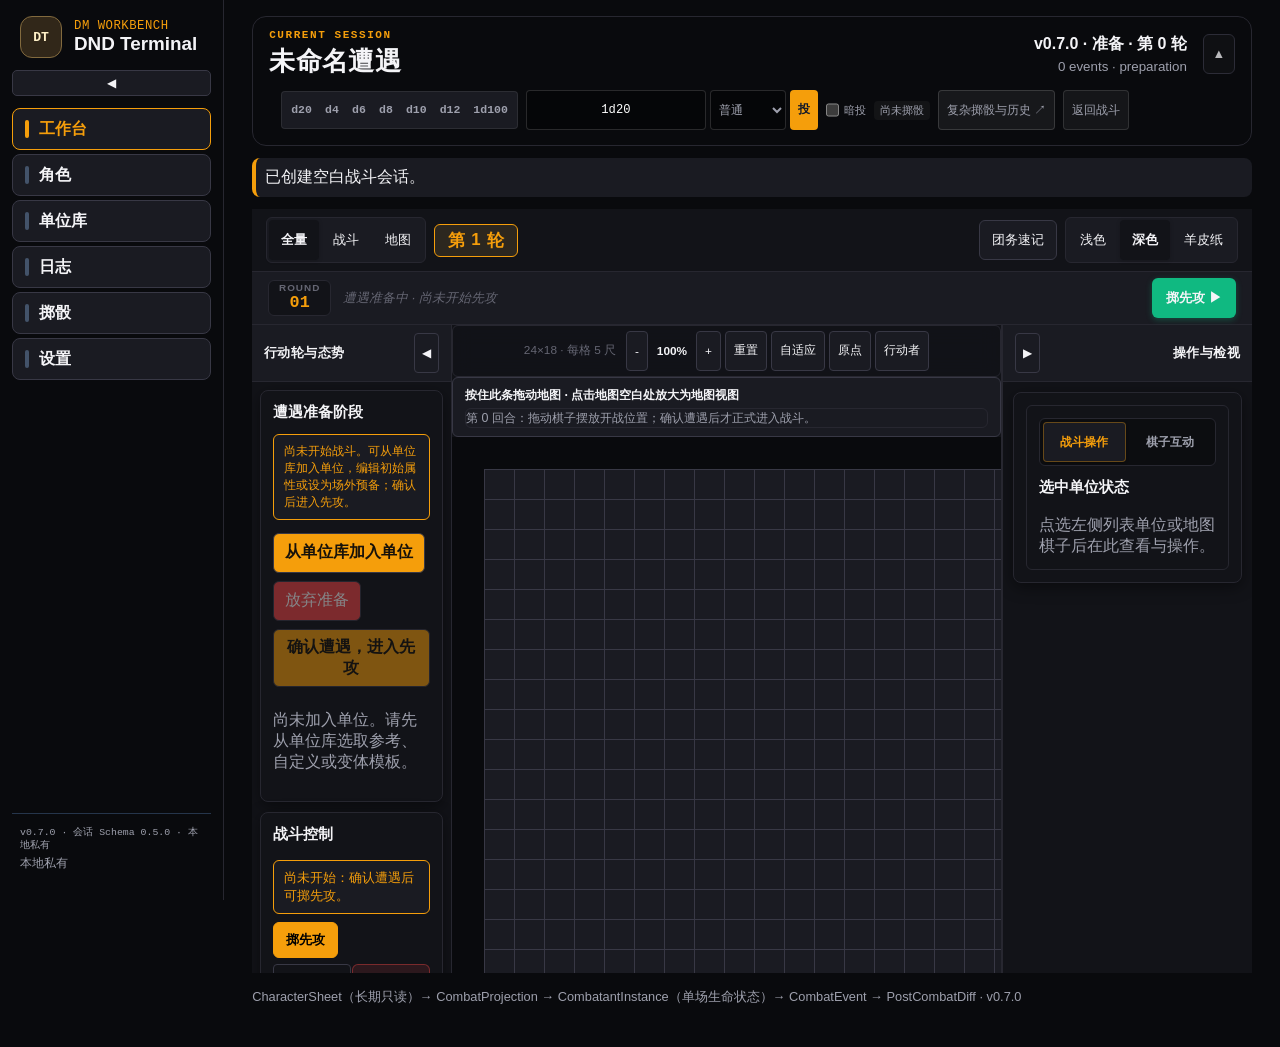
<file: index.html>
<!doctype html>
<html lang="zh-Hans">
  <head>
    <meta charset="UTF-8" />
    <meta name="viewport" content="width=device-width, initial-scale=1.0" />
    <title>DND Terminal v0.7.0 — DM Workbench</title>
    <link rel="stylesheet" href="src/styles.css?v=20260907-exp-ux-gemini-001-1" />
    <link rel="stylesheet" href="src/workbench-foundation.css?v=20260908-ux-recovery-2" />
  </head>
  <body>
    <main id="app" aria-live="polite"></main>
    <input id="import-file" type="file" accept="application/json" hidden />
    <input id="character-import-file" type="file" accept=".xlsx,application/vnd.openxmlformats-officedocument.spreadsheetml.sheet" hidden />
  <script type="module" src="src/app.js?v=20260908-ux-recovery-2"></script>
  </body>
</html>
</file>
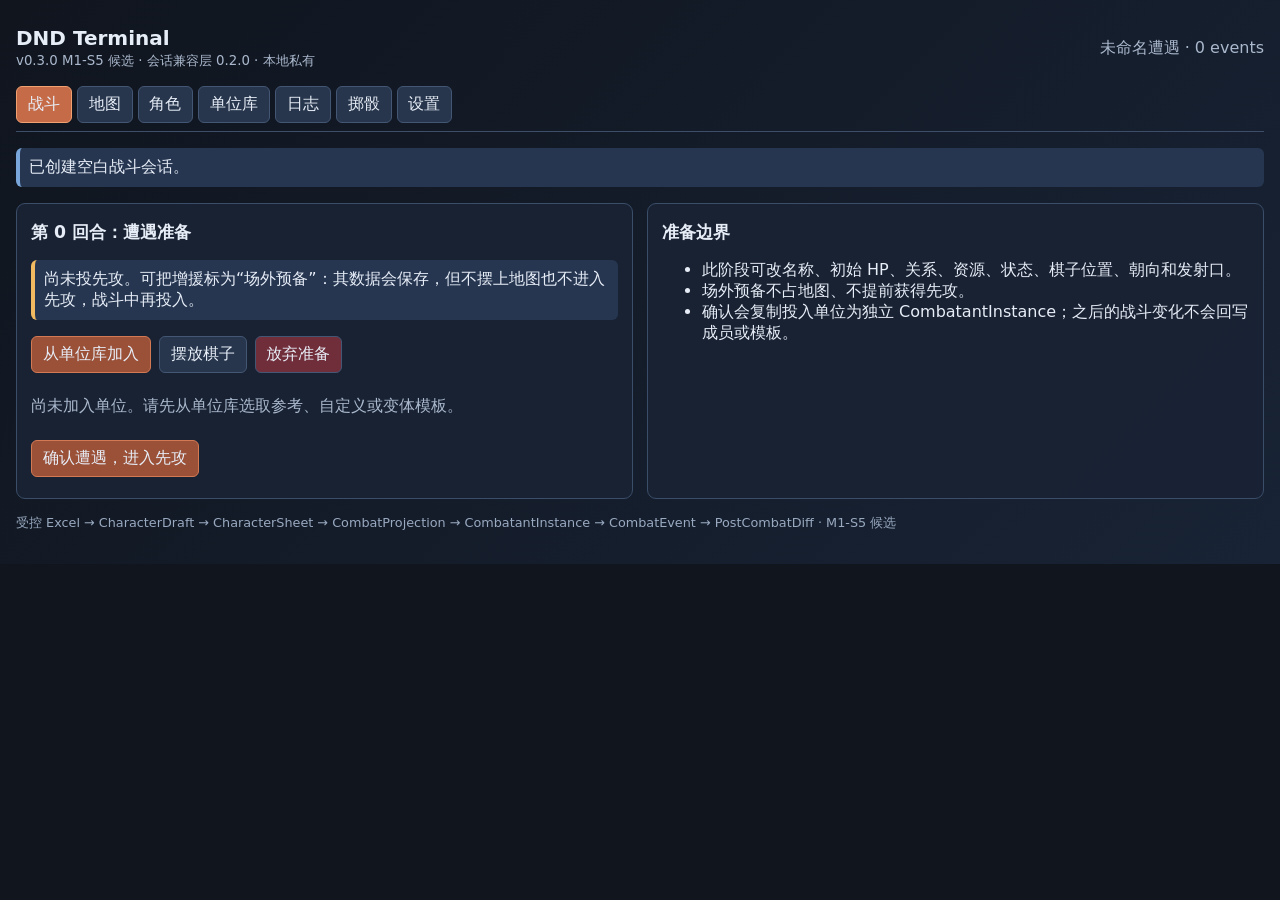
<file: authority-mirror/version-work/v0.3.0/archive/code-snapshot/index.html>
<!doctype html>
<html lang="zh-Hans">
  <head>
    <meta charset="UTF-8" />
    <meta name="viewport" content="width=device-width, initial-scale=1.0" />
    <title>DND Terminal v0.3.0 M1-S5 — Combat Integration Candidate</title>
    <link rel="stylesheet" href="src/styles.css?v=20260824-1" />
  </head>
  <body>
    <main id="app" aria-live="polite"></main>
    <input id="import-file" type="file" accept="application/json" hidden />
    <input id="character-import-file" type="file" accept=".xlsx,application/vnd.openxmlformats-officedocument.spreadsheetml.sheet" hidden />
<script type="module" src="src/app.js?v=20260824-1"></script>
  </body>
</html>
</file>
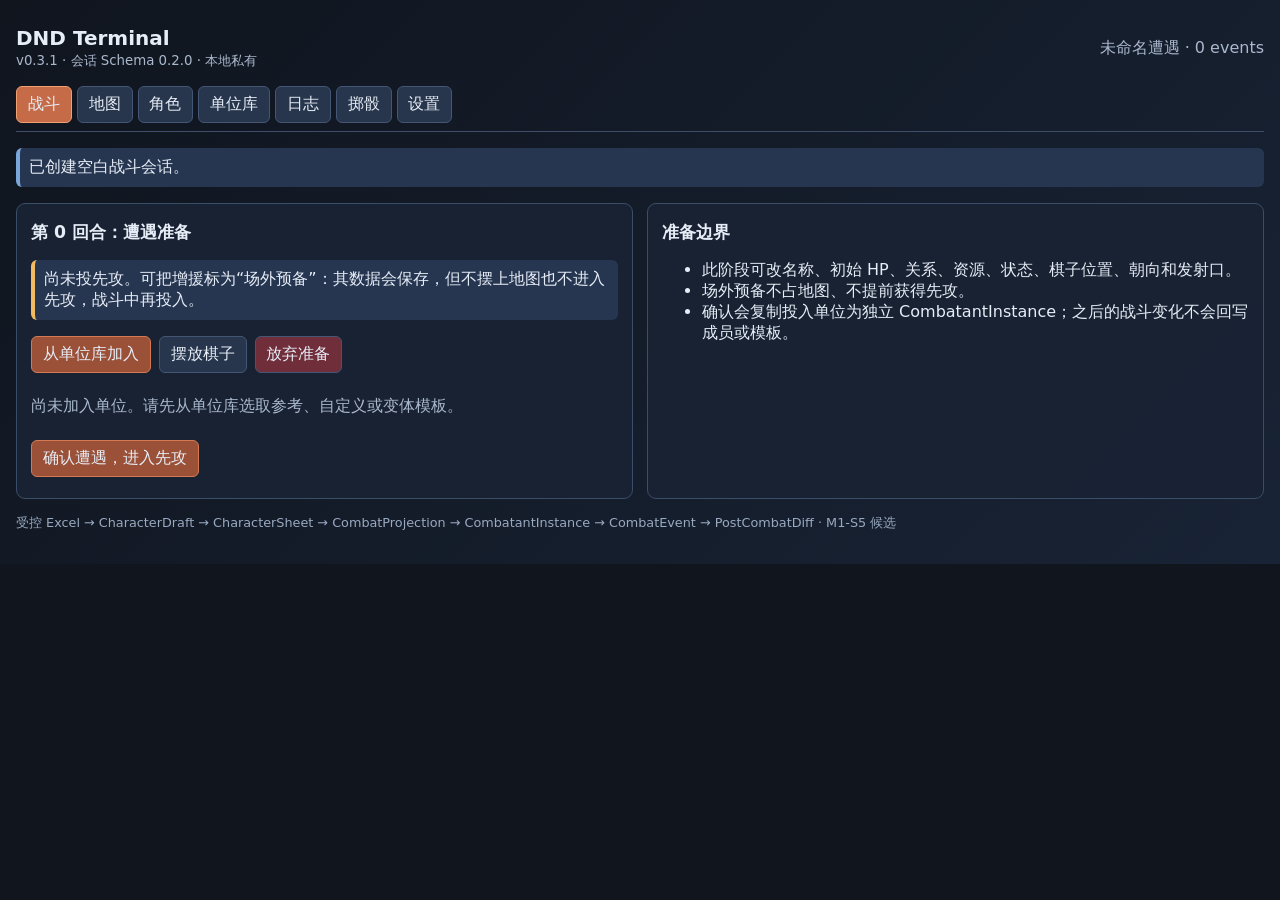
<file: authority-mirror/version-work/v0.3.1/archive/code-snapshot/index.html>
<!doctype html>
<html lang="zh-Hans">
  <head>
    <meta charset="UTF-8" />
    <meta name="viewport" content="width=device-width, initial-scale=1.0" />
    <title>DND Terminal v0.3.1 — Local Private</title>
    <link rel="stylesheet" href="src/styles.css?v=20260824-1" />
  </head>
  <body>
    <main id="app" aria-live="polite"></main>
    <input id="import-file" type="file" accept="application/json" hidden />
    <input id="character-import-file" type="file" accept=".xlsx,application/vnd.openxmlformats-officedocument.spreadsheetml.sheet" hidden />
<script type="module" src="src/app.js?v=20260824-2"></script>
  </body>
</html>
</file>
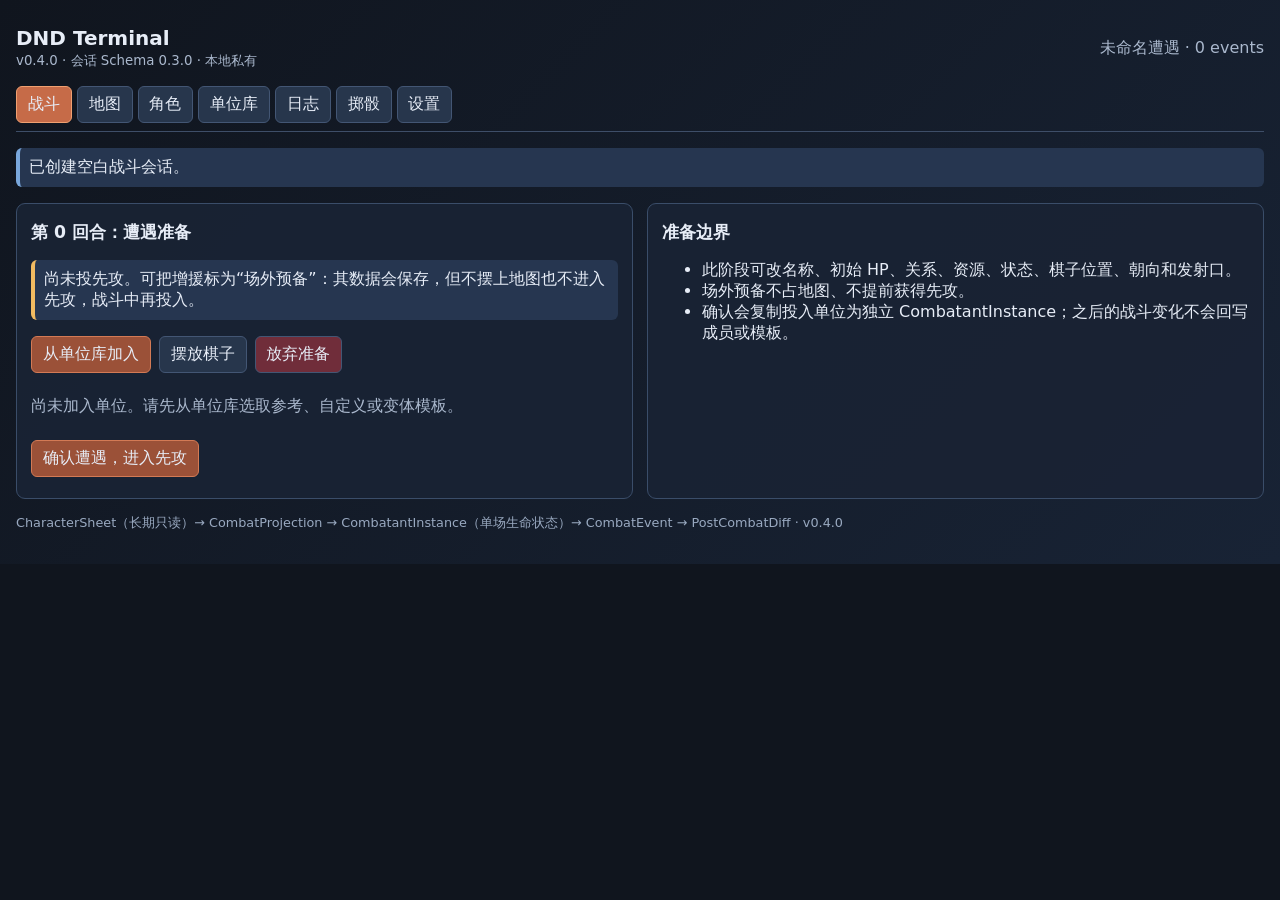
<file: authority-mirror/version-work/v0.4.0/archive/code-snapshot/index.html>
<!doctype html>
<html lang="zh-Hans">
  <head>
    <meta charset="UTF-8" />
    <meta name="viewport" content="width=device-width, initial-scale=1.0" />
    <title>DND Terminal v0.4.0 — Local Private Candidate</title>
    <link rel="stylesheet" href="src/styles.css?v=20260824-1" />
  </head>
  <body>
    <main id="app" aria-live="polite"></main>
    <input id="import-file" type="file" accept="application/json" hidden />
    <input id="character-import-file" type="file" accept=".xlsx,application/vnd.openxmlformats-officedocument.spreadsheetml.sheet" hidden />
  <script type="module" src="src/app.js?v=20260825-2"></script>
  </body>
</html>
</file>
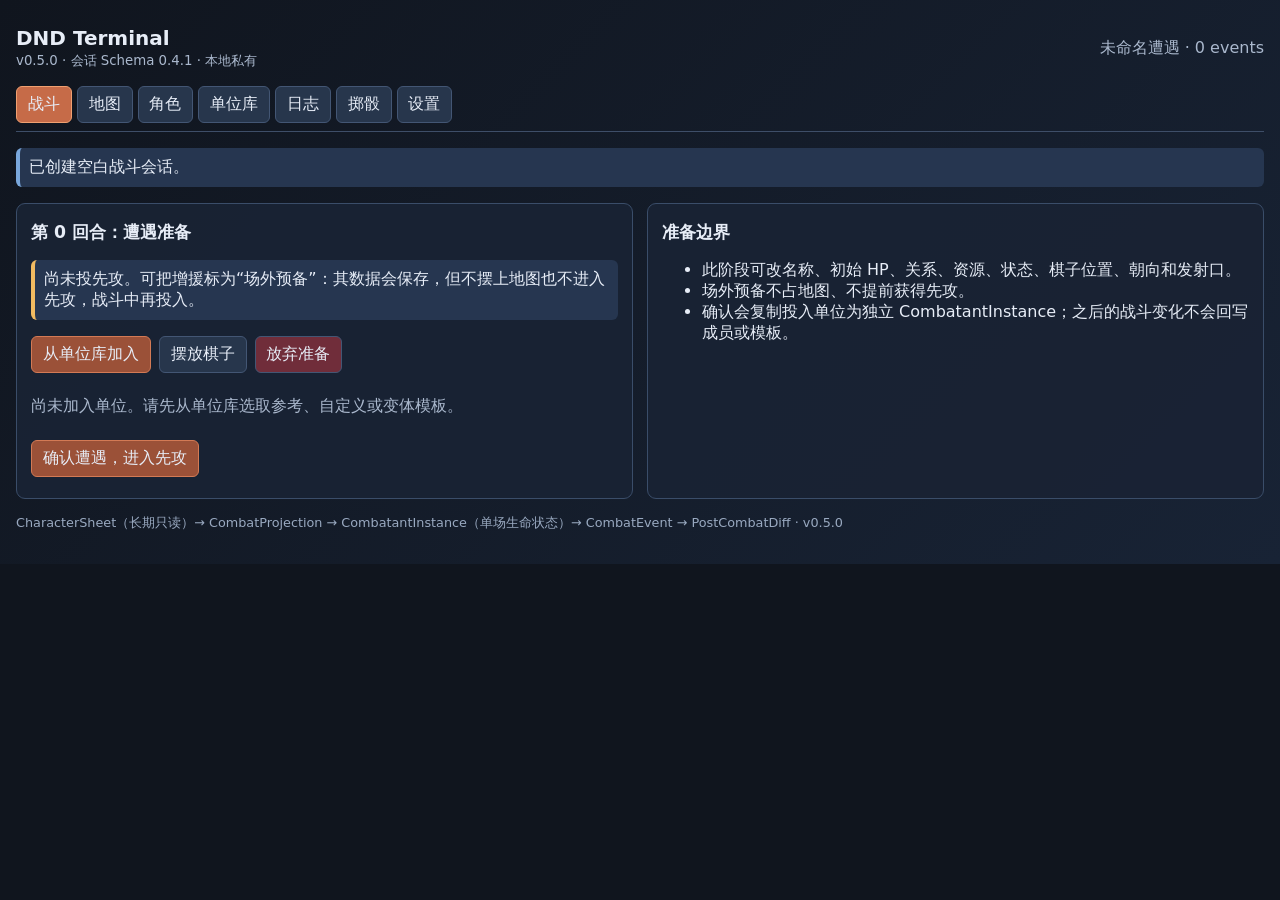
<file: authority-mirror/version-work/v0.5.0/archive/code-snapshot/index.html>
<!doctype html>
<html lang="zh-Hans">
  <head>
    <meta charset="UTF-8" />
    <meta name="viewport" content="width=device-width, initial-scale=1.0" />
    <title>DND Terminal v0.5.0 — Local Private Implementation</title>
    <link rel="stylesheet" href="src/styles.css?v=20260824-1" />
  </head>
  <body>
    <main id="app" aria-live="polite"></main>
    <input id="import-file" type="file" accept="application/json" hidden />
    <input id="character-import-file" type="file" accept=".xlsx,application/vnd.openxmlformats-officedocument.spreadsheetml.sheet" hidden />
  <script type="module" src="src/app.js?v=20260828-3"></script>
  </body>
</html>
</file>
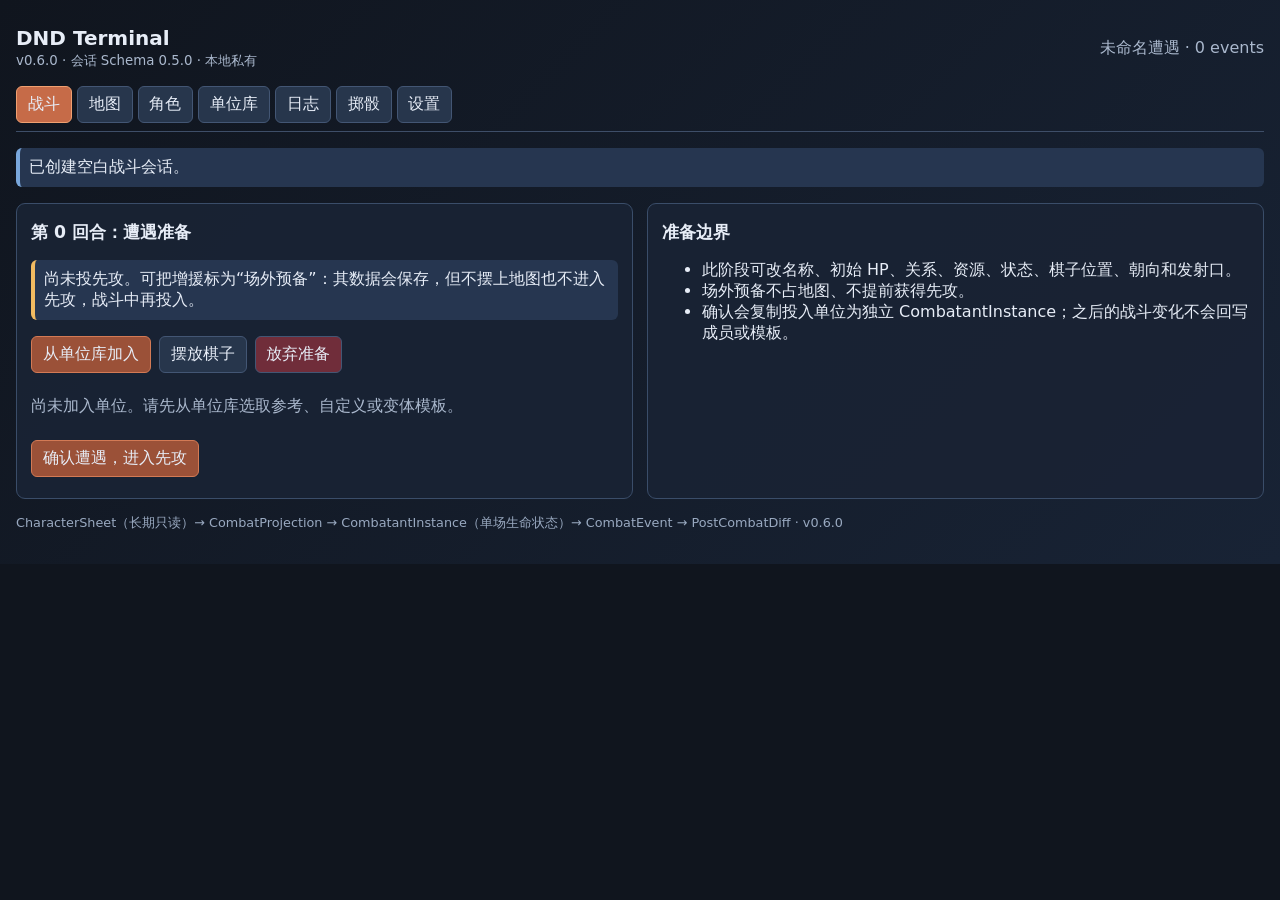
<file: authority-mirror/version-work/v0.6.0/archive/code-snapshot/index.html>
<!doctype html>
<html lang="zh-Hans">
  <head>
    <meta charset="UTF-8" />
    <meta name="viewport" content="width=device-width, initial-scale=1.0" />
    <title>DND Terminal v0.6.0 — DM Ruling Implementation</title>
    <link rel="stylesheet" href="src/styles.css?v=20260824-1" />
  </head>
  <body>
    <main id="app" aria-live="polite"></main>
    <input id="import-file" type="file" accept="application/json" hidden />
    <input id="character-import-file" type="file" accept=".xlsx,application/vnd.openxmlformats-officedocument.spreadsheetml.sheet" hidden />
  <script type="module" src="src/app.js?v=20260831-2"></script>
  </body>
</html>
</file>
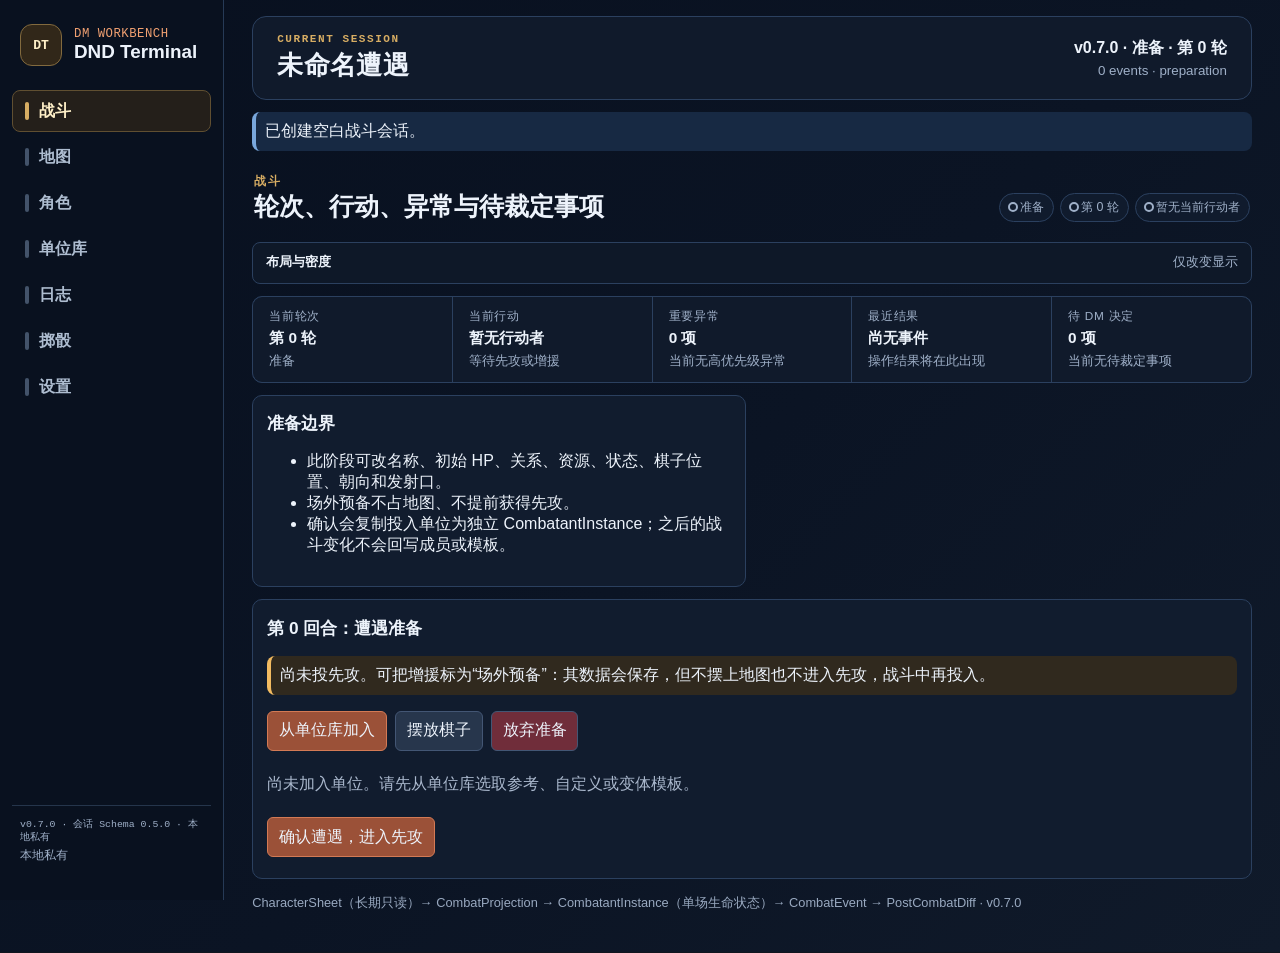
<file: authority-mirror/version-work/v0.7.0/archive/code-snapshot/index.html>
<!doctype html>
<html lang="zh-Hans">
  <head>
    <meta charset="UTF-8" />
    <meta name="viewport" content="width=device-width, initial-scale=1.0" />
    <title>DND Terminal v0.7.0 — DM Workbench</title>
    <link rel="stylesheet" href="src/styles.css?v=20260902-5" />
  </head>
  <body>
    <main id="app" aria-live="polite"></main>
    <input id="import-file" type="file" accept="application/json" hidden />
    <input id="character-import-file" type="file" accept=".xlsx,application/vnd.openxmlformats-officedocument.spreadsheetml.sheet" hidden />
  <script type="module" src="src/app.js?v=20260902-5"></script>
  </body>
</html>
</file>
<file: src/styles.css>
@import './battle-workbench.css';
:root { color-scheme: dark; font-family: Inter, "PingFang SC", system-ui, sans-serif; background:#10151e; color:#e7edf7; }
* { box-sizing:border-box; }
body { margin:0; min-width:320px; background:linear-gradient(135deg,#10151e,#182335); }
button,input,select,textarea { font:inherit; }
button { cursor:pointer; color:inherit; background:#27364c; border:1px solid #435674; border-radius:6px; padding:.45rem .68rem; }
button:hover { background:#344866; } button.primary { background:#9b5138; border-color:#d37a55; } button.danger { background:#702d3a; }
input,select,textarea { color:var(--wb-text); background:var(--wb-surface); border:1px solid #465b78; border-radius:5px; padding:.38rem; max-width:100%; }
textarea { min-height:70px; width:100%; }
.shell { max-width:1600px; margin:auto; padding:16px; }
.topbar { display:flex; gap:12px; align-items:center; flex-wrap:wrap; padding:10px 0 16px; }
.brand { margin-right:auto; } .brand h1 { font-size:1.25rem; margin:0; } .brand small,.muted { color:var(--wb-text); }
.tabs { display:flex; flex-wrap:wrap; gap:5px; border-bottom:1px solid #3e4e68; padding-bottom:8px; }
.tabs button.active { background:#c66b48; border-color:#f0a071; }
.panel { margin-top:14px; display:grid; gap:14px; } .two { grid-template-columns:repeat(auto-fit,minmax(300px,1fr)); }
.card { background:rgba(25,35,52,.93); border:1px solid #3a4d69; border-radius:9px; padding:14px; overflow:auto; }
.card h2,.card h3 { margin:.1rem 0 .7rem; } .card h2 { font-size:1.08rem; }
.row { display:flex; gap:8px; flex-wrap:wrap; align-items:center; margin:.42rem 0; } .row > label { display:grid; gap:3px; font-size:.84rem; }
.stat { display:inline-flex; flex-direction:column; min-width:83px; padding:7px; border-radius:6px; background:var(--wb-surface); } .stat b { font-size:1.08rem; }
.combatants { display:grid; gap:9px; } .combatant { border:1px solid #3a4d69; border-left:4px solid #65748a; background:linear-gradient(135deg,var(--wb-surface),var(--wb-surface)); padding:10px; border-radius:8px; display:grid; gap:9px; cursor:pointer; transition:border-color .16s,box-shadow .16s,opacity .16s,filter .16s; } .combatant:hover { border-color:#7592bb; }
.combatant-summary { display:flex; gap:8px; align-items:center; flex-wrap:wrap; } .combatant-actions { display:flex; gap:7px; align-items:end; flex-wrap:wrap; padding-top:8px; border-top:1px solid #31435e; } .combatant-actions button { min-width:3.8rem; }
.compact-input { display:grid; gap:2px; font-size:.72rem; color:var(--wb-text); }.compact-input input { width:5.2rem; padding:.28rem; }
.combatants.has-selection .combatant:not(.selected):not(.active) { opacity:1; filter:none; } .combatant.selected { border-color:var(--wb-text); box-shadow:0 0 0 1px #9db9e2,0 8px 18px rgba(0,0,0,.2); } .combatant.active { border-color:#ffb35c; box-shadow:0 0 0 1px #d7893a,0 0 18px rgba(255,179,92,.12); } .combatant.active.selected { box-shadow:0 0 0 2px #ffd275,0 0 18px rgba(255,179,92,.18); } .combatant.enemy { border-left-color:#cf6370; } .combatant.ally { border-left-color:#67b999; } .combatant.neutral { border-left-color:#8e9ae5; }
.combatant.dead { opacity:1; filter:none; border-color:#92727a; border-left-color:#a55c65; background:linear-gradient(135deg,#29222a,#181d28); } .combatant.transformed { opacity:1; filter:none; } .death-pill { background:var(--label-paper,#eee9df); color:var(--label-danger,#862f35); border:1px solid currentColor; }
.combatant .name { min-width:145px; font-weight:700; } .pill { font-size:.75rem; padding:2px 6px; border-radius:99px; background:#344764; }
.map-layout { display:grid; grid-template-columns:minmax(420px,1fr) minmax(260px,330px); gap:14px; } .map-wrap { overflow:auto; max-height:78vh; }
.grid { --cell-size:30px; display:grid; width:max-content; max-width:100%; background:var(--wb-surface); border:1px solid #536983; touch-action:none; }
.grid.fit { --cell-size:max(12px,min(30px,calc((100vw - 58px) / var(--grid-cols)))); } .grid.tactical { --cell-size:30px; }
.cell { width:var(--cell-size); height:var(--cell-size); border-right:1px solid #28364c; border-bottom:1px solid #28364c; position:relative; }
.cell.covered { background:rgba(247,141,64,.35); } .cell.preview { outline:2px solid #f8cb75; z-index:1; } .cell.move-preview { background:rgba(108,191,166,.42); outline:2px solid #8af0c7; z-index:2; } .cell.move-pending { background:rgba(242,187,97,.35); outline-color:#f2bb61; } .token { position:absolute; inset:1px; border-radius:4px; display:grid; place-items:center; text-align:center; overflow:hidden; font-size:clamp(.42rem,1.3vw,.68rem); line-height:1; font-weight:bold; color:#071018; border:1px solid #e6eefb; user-select:none; -webkit-user-select:none; z-index:3; touch-action:none; cursor:grab; }
.token.dragging { opacity:.55; cursor:grabbing; }
.token.ally { background:#6dd7ad; } .token.enemy { background:#ea7180; } .token.neutral { background:#9ea9ff; } .token.controlled-associated { background:#c69bf7; border-color:#f0e6ff; } .token.active { outline:3px solid #ffd275; z-index:4; } .token.selected { box-shadow:0 0 0 3px #fff; }
.token.dead-token { background:#6c4b53!important; color:#fff1f1; border-color:#e6c4c7; cursor:default; filter:grayscale(.72); }
.token.pending-placement { border-style:dashed; border-width:2px; box-shadow:0 0 0 2px #f2bb61; opacity:.88; }
.token.facing-north { border-top:3px solid #ffd275; } .token.facing-east { border-right:3px solid #ffd275; } .token.facing-south { border-bottom:3px solid #ffd275; } .token.facing-west { border-left:3px solid #ffd275; }
.log { display:grid; gap:7px; max-height:65vh; overflow:auto; } .event { font-size:.86rem; padding:8px; background:#142034; border-left:3px solid #5877a0; border-radius:4px; } .event small { color:#a7b6cb; }
.table { width:100%; border-collapse:collapse; font-size:.86rem; } .table th,.table td { text-align:left; padding:7px; border-bottom:1px solid #34465f; vertical-align:top; }
.notice { padding:9px; border-radius:6px; background:#263650; border-left:4px solid #79a7dc; } .notice.warn { border-left-color:#f2bb61; } .notice.error { border-left-color:#e76b74; }
.map-mode button.active { background:#c66b48; border-color:#f0a071; }.map-inspector { margin-top:10px; padding:10px; border:1px solid #3a4d69; border-radius:7px; background:var(--wb-surface); display:grid; gap:6px; }.map-inspector small,.effect-card small { color:var(--wb-text); }.effect-list { display:grid; gap:5px; }.effect-card { display:grid; gap:2px; padding:6px; border-radius:5px; background:#20304a; }.effect-card.legacy { border-left:3px solid #f2bb61; }.effect-compact { color:var(--wb-text); font-size:.78rem; }
.facing-controls { padding-top:7px; border-top:1px solid #34465f; }.facing-controls h4 { margin:.1rem 0 .35rem; }.facing-controls button.active { background:#c66b48; border-color:#ffd275; }
.reference-section { margin-top:14px; padding-top:10px; border-top:1px solid #34465f; }.reference-section h3 small { color:var(--wb-text); font-weight:400; }.reference-action { position:relative; display:inline-flex; }.reference-action button.active { background:#c66b48; border-color:#f0a071; }.reference-hover { display:none; position:absolute; z-index:10; left:0; top:calc(100% + 6px); width:min(430px,75vw); padding:9px; border:1px solid #607899; border-radius:6px; background:var(--wb-surface); color:var(--wb-text); font-size:.8rem; line-height:1.45; white-space:pre-line; box-shadow:0 8px 18px rgba(0,0,0,.45); }.reference-action:hover .reference-hover,.reference-action:focus-within .reference-hover { display:block; }.action-detail { margin-top:8px; padding:10px; border-left:4px solid #79a7dc; border-radius:6px; background:#16253a; }.action-detail p { margin:.45rem 0; white-space:normal; line-height:1.55; }.action-detail small { color:var(--wb-text); }
.reference-options { margin:.8rem 0; display:grid; gap:6px; }.reference-options h4 { margin:0 0 .2rem; }.reference-options details { border:1px solid #40536f; border-radius:6px; background:#101c2c; }.reference-options summary { padding:7px 9px; cursor:pointer; font-weight:700; }.reference-options details p { margin:0; padding:0 9px 9px; color:#d9e4f2; }
.initiative-timeline { margin-top:14px; overflow:hidden; }.timeline-scroll { overflow-x:auto; padding:10px 2px 14px; }.timeline-track { display:flex; align-items:center; gap:10px; width:max-content; min-width:100%; }.timeline-node { min-width:94px; display:grid; gap:3px; text-align:center; transition:transform .15s,opacity .15s; }.timeline-node small { color:var(--wb-text); }.timeline-node.done { opacity:.42; filter:grayscale(1); }.timeline-node.current { transform:scale(1.17); background:#c66b48; border-color:#ffd275; box-shadow:0 0 0 2px #ffd275; z-index:2; }.timeline-node.upcoming { background:#27364c; }.tie-resolver { margin-top:14px; }.tie-group { margin:10px 0; padding:9px; border:1px solid #40536f; border-radius:7px; background:var(--wb-surface); }.tie-group h3,.tie-group p { margin:.15rem 0; }.tie-item { padding:4px 0; }.reference-group h4 { margin:.6rem 0 .25rem; }.legendary-use { background:#5d3c83; border-color:#9e7bc8; }
.hidden { display:none!important; } .footer { color:var(--wb-muted); font-size:.8rem; padding:16px 0; }
.template-editor { display:grid; grid-template-columns:minmax(0,2fr) minmax(220px,1fr); gap:14px; align-items:start; }.template-form { display:grid; gap:9px; }.template-preview { position:sticky; top:10px; padding:12px; border:1px solid #40536f; border-radius:8px; background:var(--wb-surface); }.template-preview h2,.template-preview h3 { margin:.1rem 0 .45rem; }.template-preview ul { margin:.25rem 0 .8rem; padding-left:1.25rem; display:grid; gap:5px; }.color-swatch { display:inline-block; width:.9rem; height:.9rem; border:1px solid var(--wb-text); border-radius:50%; vertical-align:-.08rem; margin-right:.35rem; }.resource-purpose { display:block; flex-basis:100%; color:var(--wb-text); line-height:1.4; }
@media (max-width:760px) { .template-editor { grid-template-columns:1fr; }.template-preview { position:static; } }
.template-form { display:grid; gap:10px; } .template-form > label { display:grid; gap:4px; font-size:.84rem; } .archived { opacity:.58; filter:grayscale(.7); }
.entry-placement-item { margin:.55rem 0; padding:.6rem; border:1px solid #40536f; border-radius:7px; background:var(--wb-surface); }.entry-placement-list { display:flex; gap:6px; flex-wrap:wrap; margin:.5rem 0; }
.death-controls { margin:.8rem 0; padding:.75rem; border:1px solid #79515a; border-radius:7px; background:#2b2028; }.death-controls h3 { margin:.1rem 0 .35rem; }.death-resolution { margin-top:14px; border-color:#79515a; }.death-help { margin:.65rem 0 0; padding:.65rem .75rem; border-left:3px solid #79a7dc; border-radius:5px; background:var(--wb-surface); color:#d9e7ff; line-height:1.45; }
.spell-ruling-workspace { display:grid; gap:10px; margin:.8rem 0; padding:11px; border:1px solid #4d6386; border-radius:9px; background:linear-gradient(145deg,#17263d,#111c2c); }.spell-ruling-select { display:flex; justify-content:space-between; gap:10px; align-items:end; flex-wrap:wrap; }.spell-ruling-select label { display:grid; gap:4px; min-width:min(100%,270px); font-size:.84rem; }.spell-ruling-select small,.spell-brief small,.spell-ruling-card small { color:#afc0d8; }.spell-brief { padding:11px; border-left:4px solid #d9ac61; border-radius:7px; background:var(--wb-surface); }.spell-brief > div { display:flex; gap:8px; align-items:baseline; flex-wrap:wrap; }.spell-brief b { font-size:1rem; }.spell-brief span { color:#f1d18d; font-size:.8rem; }.spell-brief p { margin:.4rem 0; line-height:1.45; }.spell-brief details { margin-top:8px; font-size:.8rem; }.spell-brief details p { color:#c6d3e5; }.spell-ruling-list { display:grid; gap:7px; }.spell-ruling-list h5,.spell-ruling-preview h5 { margin:0; color:#f1d18d; }.spell-ruling-card { display:grid; gap:7px; padding:10px; border:1px solid #40536f; border-radius:8px; background:#132137; }.spell-ruling-card.complete { border-left:3px solid #79a7dc; }.spell-ruling-card > div:first-child { display:flex; justify-content:space-between; gap:8px; align-items:baseline; flex-wrap:wrap; }.ruling-mode-group { display:flex; gap:5px; flex-wrap:wrap; }.ruling-mode-group button { padding:.32rem .55rem; font-size:.78rem; background:#1d2e49; }.ruling-mode-group button.active { background:#c66b48; border-color:#f0a071; color:#fff7ec; }.ruling-override { display:grid; gap:4px; font-size:.8rem; }.spell-ruling-preview { position:sticky; bottom:8px; display:grid; gap:5px; padding:10px; border:1px solid #5877a0; border-radius:8px; background:#101b2b; box-shadow:0 6px 16px rgba(0,0,0,.2); }.spell-ruling-preview p,.spell-ruling-preview ul { margin:0; padding-left:1.2rem; font-size:.82rem; line-height:1.5; }.spell-ruling-preview p { padding-left:0; color:#b9c8db; }
.post-combat-diff { margin:.8rem 0; padding:.75rem; border:1px solid #40536f; border-radius:7px; background:var(--wb-surface); }.post-combat-diff h3 { margin:0; }.diff-entry { display:grid; grid-template-columns:auto minmax(8rem,1fr) auto auto; gap:.55rem; align-items:center; margin:.45rem 0; padding:.5rem; border-radius:5px; background:var(--wb-surface); }.diff-entry small { color:var(--wb-text); }
.diff-entry label { display:grid; gap:3px; min-width:8rem; }.diff-entry .field-error { border-color:#f06e78!important; box-shadow:0 0 0 2px rgba(240,110,120,.22); background:#3a202b; }.field-error-message { color:#ff9da4; min-height:1.2em; grid-column:1/-1; }.linked-editor { display:grid; gap:10px; margin-top:8px; }.linked-editor-row { display:grid; gap:8px; padding:10px; border:1px solid #40536f; border-radius:8px; background:var(--wb-surface); }.linked-editor-row > label { display:grid; gap:4px; }.linked-encounter-actions { display:grid; gap:10px; margin-top:12px; padding-top:12px; border-top:1px solid #39476d; }.linked-card { gap:8px; }.linked-card select { width:100%; }.mastery-panel { border-left:3px solid #d9ac61; padding-left:9px; }.mastery-effect { border-left:3px solid #d9ac61; }
@media (max-width:760px) { .shell { padding:10px; } .map-layout { grid-template-columns:1fr; } .map-wrap { max-height:none; } .grid.fit { --cell-size:max(12px,min(28px,calc((100vw - 48px) / var(--grid-cols)))); } .grid.tactical { --cell-size:27px; } .topbar { align-items:flex-start; } .combatant .name { min-width:110px; } .combatant-actions { align-items:stretch; } }
@media (max-width:760px) { .diff-entry { grid-template-columns:auto 1fr; }.diff-entry b,.diff-entry small { grid-column:2; } }
.character-panel-grid { display:grid; grid-template-columns:repeat(12,minmax(0,1fr)); gap:14px; align-items:start; }
.character-sidebar { position:static; max-height:none; }
.character-list { display:grid; gap:8px; margin:.8rem 0; }
.character-list-item { padding:8px; border:1px solid #40536f; border-radius:7px; background:var(--wb-surface); }
.character-list-item.selected { border-color:#d7893a; box-shadow:0 0 0 1px #d7893a; }
.character-select { width:100%; display:grid; gap:3px; text-align:left; background:transparent; border:0; padding:3px; }
.character-select small { color:var(--wb-text); }
.character-main { min-width:0; }
.character-detail { display:grid; gap:14px; }
.character-detail-header,.character-region { background:rgba(25,35,52,.93); border:1px solid #3a4d69; border-radius:9px; padding:14px; }
.character-detail-header { display:flex; justify-content:space-between; gap:12px; align-items:flex-start; flex-wrap:wrap; }
.character-detail-header h2 { margin:.2rem 0; font-size:1.65rem; }
.eyebrow { color:#f0a071; font-size:.77rem; letter-spacing:.04em; text-transform:uppercase; }
.detail-nav { position:sticky; top:8px; z-index:6; display:flex; gap:6px; flex-wrap:wrap; padding:8px; border:1px solid #40536f; border-radius:8px; background:#101c2c; }
.detail-nav a,.detail-nav span { color:var(--wb-text); text-decoration:none; font-size:.78rem; padding:5px 7px; border-radius:5px; background:#27364c; }
.character-region { scroll-margin-top:72px; }
.character-region h3 { margin:.05rem 0 .7rem; }
.quickbar,.ability-grid,.info-grid,.audit-grid { display:grid; gap:8px; grid-template-columns:repeat(auto-fit,minmax(130px,1fr)); }
.ability { display:grid; place-items:center; padding:9px; border-radius:7px; background:var(--wb-surface); }
.ability b { font-size:1.35rem; }.ability small { color:var(--wb-text); text-align:center; }
.info-item { display:grid; gap:5px; min-width:0; padding:10px; border:1px solid #40536f; border-radius:7px; background:var(--wb-surface); }
.info-item p { margin:.2rem 0; }.info-item small { color:var(--wb-text); }
.audit { border:1px solid #40536f; border-radius:7px; background:#101c2c; }
.audit summary { cursor:pointer; padding:9px; font-weight:700; }.audit dl { display:grid; grid-template-columns:90px 1fr; gap:5px; padding:0 9px 9px; font-size:.78rem; }.audit dt { color:var(--wb-text); }.audit dd { margin:0; overflow-wrap:anywhere; }
.character-form { display:grid; gap:12px; }.character-form fieldset { border:1px solid #40536f; border-radius:8px; padding:11px; }.character-form legend { color:#f0a071; padding:0 5px; font-weight:700; }.character-form label { display:grid; gap:4px; font-size:.82rem; }.form-grid { display:grid; gap:8px; grid-template-columns:repeat(auto-fit,minmax(145px,1fr)); }.character-form textarea { min-height:82px; }
.revision-history { display:grid; gap:7px; }.revision-history details { border:1px solid #40536f; border-radius:7px; padding:8px; background:var(--wb-surface); }.revision-history summary { cursor:pointer; font-weight:700; }.revision-diff { display:grid; gap:5px; padding-left:1.2rem; font-size:.78rem; }.revision-diff code { color:#f0a071; overflow-wrap:anywhere; }
.legacy-characters { margin-top:1rem; border-top:1px solid #40536f; padding-top:.8rem; }.legacy-characters summary { cursor:pointer; }
@media (max-width:900px) { .character-panel-grid { grid-template-columns:1fr; }.detail-nav { position:static; } }

/* M1-S3 character-detail acceptance remediation: presentation only, no rules execution. */
.character-detail-modern { gap:12px; }
.character-detail-modern .character-detail-header,.character-detail-modern .character-region { border-color:#303b62; background:linear-gradient(145deg,rgba(21,27,53,.98),rgba(16,22,43,.98)); }
.character-hero { position:relative; overflow:hidden; padding:20px; align-items:center; background:radial-gradient(circle at 8% 25%,rgba(207,161,84,.16),transparent 32%),linear-gradient(135deg,#202249,#101a31)!important; }
.character-hero::after { content:''; position:absolute; inset:auto -30px -58px auto; width:190px; height:190px; border:1px solid rgba(226,183,103,.2); border-radius:50%; box-shadow:0 0 0 18px rgba(226,183,103,.04),0 0 0 42px rgba(226,183,103,.025); pointer-events:none; }
.character-avatar { width:58px; height:58px; flex:0 0 58px; display:grid; place-items:center; border:1px solid #f1cf8c; border-radius:50%; color:#fff0c9; background:linear-gradient(135deg,#745337,#2f2741); font-size:1.45rem; font-weight:800; box-shadow:0 0 0 5px rgba(229,184,99,.1); z-index:1; }
.character-title { min-width:220px; flex:1; z-index:1; }.character-title h2 { margin:.18rem 0; font-size:clamp(1.55rem,3vw,2.2rem); }.character-hero-actions { z-index:1; }
.character-detail-modern .eyebrow { color:#e9c476; }.character-detail-modern button.primary { background:#a56642; border-color:#ebbe78; }.character-detail-modern .pill { background:#30375b; color:#e5e9fb; }
.character-detail-tabs { display:flex; gap:5px; flex-wrap:wrap; padding:7px; border:1px solid #303b62; border-radius:9px; background:#10172c; }
.character-detail-tabs button { border-color:transparent; background:transparent; color:var(--wb-text); font-size:.82rem; padding:.45rem .65rem; }.character-detail-tabs button:hover { background:#222d4e; color:#fff; }.character-detail-tabs button.active { color:#fff3d1; border-color:#a77c43; background:linear-gradient(135deg,#60462e,#423044); box-shadow:inset 0 0 0 1px rgba(246,211,146,.1); }
.character-region-modern { min-height:390px; }.region-heading { display:flex; justify-content:space-between; gap:10px; align-items:flex-start; margin-bottom:14px; }.region-heading h3 { margin:.12rem 0 0; font-size:1.18rem; }
.character-quick-grid { display:grid; grid-template-columns:repeat(3,minmax(0,1fr)); gap:8px; margin:.45rem 0 12px; }.character-quick-grid article { display:grid; gap:2px; min-height:83px; padding:11px; border:1px solid #39466e; border-radius:8px; background:linear-gradient(145deg,var(--wb-surface),var(--wb-surface)); }.character-quick-grid span,.character-quick-grid small,.character-fact-card small,.source-summary small { color:var(--wb-text); }.character-quick-grid b { color:var(--wb-text); font-size:1.25rem; }.character-quick-grid small { font-size:.72rem; }
.modern-ability-grid { grid-template-columns:repeat(6,minmax(0,1fr)); }.modern-ability-grid .ability { padding:8px 4px; border:1px solid #313e64; background:var(--wb-surface); }.modern-ability-grid .ability b { color:#f4d998; }
.character-card-grid { display:grid; gap:9px; grid-template-columns:repeat(auto-fit,minmax(205px,1fr)); }.character-fact-card { display:grid; align-content:start; gap:7px; min-width:0; padding:11px; border:1px solid #344266; border-radius:8px; background:linear-gradient(145deg,var(--wb-surface),var(--wb-surface)); }.character-fact-card p { margin:0; color:var(--wb-text); white-space:pre-wrap; line-height:1.48; }.card-heading { display:flex; gap:6px; align-items:flex-start; flex-wrap:wrap; }.card-heading b { margin-right:auto; }.pill-row { display:flex; gap:4px; flex-wrap:wrap; }.character-fact-card details { font-size:.77rem; color:var(--wb-text); }.character-fact-card details p { margin:.5rem 0 0; color:var(--wb-text); overflow-wrap:anywhere; }
.fact-group,.equipment-group { margin-top:17px; }.fact-group h4,.equipment-group h4 { margin:.1rem 0 .55rem; color:#f0d090; font-size:.94rem; }.attack-list { display:grid; gap:8px; }.attack-card { border:1px solid #39476d; border-radius:8px; background:#141d36; overflow:hidden; }.attack-card summary { display:flex; justify-content:space-between; gap:10px; cursor:pointer; padding:11px; color:#e9edf8; }.attack-card summary span { color:#b7c2d9; font-size:.8rem; text-align:right; }.attack-facts { display:flex; gap:6px; flex-wrap:wrap; padding:0 11px 6px; color:#d5def0; font-size:.8rem; }.attack-facts span { padding:3px 6px; border-radius:99px; background:#273250; }.attack-card p { margin:0; padding:0 11px 11px; font-size:.78rem; }
.character-table { width:100%; border-collapse:collapse; margin:0 0 12px; font-size:.86rem; }.character-table th,.character-table td { padding:8px; text-align:left; border-bottom:1px solid #334160; }.character-table th { color:#f0d090; font-weight:600; }.remaining-checks { margin-top:8px; border:1px solid #354263; border-radius:7px; background:var(--wb-surface); }.remaining-checks summary { padding:9px; cursor:pointer; color:#cbd5ea; }.remaining-checks .character-table { margin:0; }.origin-facts { display:flex; gap:12px; flex-wrap:wrap; margin:14px 0; padding:10px; border-left:3px solid #d9ac61; background:#17213a; color:#d5def0; }.character-narrative,.source-summary { padding:12px; border:1px solid #364366; border-radius:8px; background:#151e37; }.character-narrative h4 { margin:.1rem 0 .5rem; }.character-narrative p,.source-summary p { line-height:1.5; white-space:pre-wrap; }.source-summary { margin-bottom:12px; }.character-detail-modern .audit { background:#121a30; border-color:#394669; }
.mastery-configuration-list { display:grid; gap:8px; margin:.45rem 0; }
.mastery-configuration { border-left:3px solid #d9ac61; padding:10px; }
.mastery-configuration p,.mastery-effect p { margin:.25rem 0; line-height:1.5; }
.mastery-long-rest { margin-top:16px; padding:12px; border:1px solid #6d5837; border-radius:8px; background:#171e31; }
.mastery-long-rest h4 { margin:.1rem auto .1rem 0; color:#f0d090; }
.mastery-rest-editor { margin-top:12px; }
.mastery-rest-editor fieldset { display:grid; gap:10px; border:1px solid #6d5837; border-radius:8px; padding:11px; }
.mastery-rest-editor legend { color:#f0d090; font-weight:700; }
.mastery-choice-list { display:grid; gap:7px; }
.mastery-choice { display:flex!important; grid-template-columns:none!important; align-items:flex-start; gap:9px!important; padding:9px; border:1px solid #39476d; border-radius:7px; background:var(--wb-surface); }
.mastery-choice input { margin-top:.2rem; }
.mastery-choice span { display:grid; gap:4px; }
.mastery-choice small { color:var(--wb-text); line-height:1.4; }
@media (max-width:900px) { .modern-ability-grid { grid-template-columns:repeat(3,minmax(0,1fr)); }.character-quick-grid { grid-template-columns:repeat(3,minmax(0,1fr)); }.character-detail-tabs { position:sticky; top:6px; z-index:6; } }
@media (max-width:620px) { .character-hero { align-items:flex-start; }.character-avatar { width:48px; height:48px; flex-basis:48px; }.character-hero-actions { width:100%; }.character-quick-grid { grid-template-columns:repeat(2,minmax(0,1fr)); }.modern-ability-grid { grid-template-columns:repeat(3,minmax(0,1fr)); }.character-detail-tabs { overflow-x:auto; flex-wrap:nowrap; }.character-detail-tabs button { white-space:nowrap; }.attack-card summary { display:grid; }.attack-card summary span { text-align:left; } }

/* v0.7.0 workbench: presentation is a projection over the existing domain. */
:root { --wb-bg:#0a1020; --wb-surface:#111b2e; --wb-raised:#17243a; --wb-border:#2b405f; --wb-text:#edf3fb; --wb-muted:#9fb0c8; --wb-gold:#d7ad63; --wb-gold-strong:#f2cc86; --wb-blue:#69a9e8; --wb-danger:#e87d87; --wb-warning:#eeb45f; --wb-focus:#a8d5ff; --wb-radius:10px; }
body { background:radial-gradient(circle at 18% -10%,#172a4a 0,transparent 34rem),var(--wb-bg); color:var(--wb-text); }
.workbench-shell { max-width:1540px; padding:clamp(10px,2vw,24px); }
.workbench-topbar { min-height:80px; gap:20px; padding:16px 18px; border:1px solid var(--wb-border); border-radius:var(--wb-radius); background:linear-gradient(120deg,rgba(17,27,46,.98),rgba(10,16,32,.94)); box-shadow:0 16px 40px rgba(0,0,0,.18); }
.workbench-topbar h1 { margin:0; letter-spacing:.015em; font-size:clamp(1.35rem,2vw,1.9rem); }
.workbench-topbar .eyebrow { margin:0 0 3px; color:var(--wb-gold); font-size:.69rem; font-weight:800; letter-spacing:.14em; }
.workbench-session { display:grid; justify-items:end; gap:3px; text-align:right; }.workbench-session b { max-width:42ch; overflow:hidden; text-overflow:ellipsis; white-space:nowrap; }.workbench-session small { color:var(--wb-muted); }
.workbench-nav { position:sticky; top:0; z-index:20; display:flex; gap:4px; overflow:auto; margin:10px 0; padding:6px; border:1px solid var(--wb-border); border-radius:var(--wb-radius); background:rgba(10,16,32,.92); backdrop-filter:blur(12px); }
.workbench-nav button { flex:0 0 auto; min-height:38px; padding:8px 13px; border:1px solid transparent; background:transparent; color:var(--wb-muted); }.workbench-nav button:hover { color:var(--wb-text); background:#1b2a43; }.workbench-nav button.active { border-color:#786032; color:#fff2d2; background:linear-gradient(135deg,#4b3925,#253750); box-shadow:inset 0 0 0 1px rgba(242,204,134,.12); }
.workbench-nav button:focus-visible,.layout-controls :focus-visible { outline:3px solid var(--wb-focus); outline-offset:2px; }
.workspace { display:grid; gap:10px; }.workspace-status { display:flex; flex-wrap:wrap; gap:6px; min-height:30px; align-items:center; color:var(--wb-muted); font-size:.78rem; }.workspace-status span { padding:4px 8px; border:1px solid var(--wb-border); border-radius:999px; background:rgba(17,27,46,.76); }.workspace-status .status-blocker { color:#ffe3e5; border-color:#824b56; background:#37202a; }
.workspace-kicker { justify-self:start; color:var(--wb-muted); font-size:var(--wb-text-xs); line-height:1; opacity:.72; }.workspace-kicker span { font-weight:650; letter-spacing:.04em; }
.layout-controls { border:1px solid var(--wb-border); border-radius:8px; background:rgba(17,27,46,.82); }.layout-controls summary { cursor:pointer; padding:9px 11px; color:var(--wb-muted); font-size:.82rem; }.layout-controls-body { display:grid; gap:8px; padding:0 11px 11px; }.layout-controls-body > label,.layout-panel-control { display:flex; align-items:center; gap:8px; flex-wrap:wrap; }.layout-panel-control { padding:7px; border-radius:6px; background:var(--wb-surface); }.layout-panel-control b { min-width:130px; color:var(--wb-gold-strong); font:700 .72rem ui-monospace,SFMono-Regular,Menlo,monospace; }.layout-panel-control label { display:flex; align-items:center; gap:4px; font-size:.8rem; }
.workspace-content > .panel,.workspace-content > .character-panel-grid { margin-top:0; }.workspace[data-workspace-density="compact"] .card { padding:9px; border-radius:7px; }.workspace[data-workspace-density="compact"] .row { gap:5px; }.workspace[data-workspace-density="compact"] .combatant { padding:6px; }.workspace[data-workspace-density="compact"] .table th,.workspace[data-workspace-density="compact"] .table td { padding:5px; }.workspace[data-workspace-density="compact"] small,.workspace[data-workspace-density="compact"] .muted { font-size:.73rem; }
.workbench-shell .card,.workbench-shell .character-detail-header,.workbench-shell .character-region { border-color:var(--wb-border); border-radius:var(--wb-radius); background:linear-gradient(145deg,rgba(23,36,58,.97),rgba(14,23,40,.97)); box-shadow:0 8px 24px rgba(0,0,0,.12); }.workbench-shell .panel { gap:12px; }.workbench-shell .combatant { border-color:#334d70; border-radius:8px; background:var(--wb-surface); }.workbench-shell .combatant.active { border-color:var(--wb-gold); box-shadow:inset 3px 0 0 var(--wb-gold),0 0 0 1px rgba(215,173,99,.18); }.workbench-shell .combatant.selected { outline:2px solid var(--wb-blue); outline-offset:1px; }.workbench-shell .notice { border-radius:8px; background:#172943; }.workbench-shell .notice.warn { background:#30291e; }.workbench-shell .notice.error { background:#34212a; }
html[data-theme="light"] .workbench-shell .notice { background:#f1f5f9; color:#0f172a; }
html[data-theme="light"] .workbench-shell .notice.warn { background:#fefce8; color:#0f172a; }
html[data-theme="light"] .workbench-shell .notice.error { background:#fef2f2; color:#0f172a; }
html[data-theme="parchment"] .workbench-shell .notice { background:#f3eedf; color:#2d1a0e; }
html[data-theme="parchment"] .workbench-shell .notice.warn { background:#fdf6e6; color:#2d1a0e; }
html[data-theme="parchment"] .workbench-shell .notice.error { background:#fcedeb; color:#2d1a0e; }
.workspace-map .map-layout { grid-template-columns:minmax(0,1fr) minmax(250px,340px); }.workspace-map [data-panel-width="narrow"] { max-width:270px; }.workspace-map [data-panel-width="full"] { max-width:none; }.workspace-characters [data-panel-width="narrow"] { max-width:280px; }.workspace-characters [data-panel-width="full"] { max-width:none; }
.workbench-shell [hidden] { display:none!important; }
@media (max-width:900px) { .workbench-session { justify-items:start; text-align:left; }.workbench-topbar { align-items:flex-start; }.workspace-map .map-layout { grid-template-columns:1fr; }.workspace-map [data-panel-width],.workspace-characters [data-panel-width] { max-width:none; } }
@media (max-width:620px) { .workbench-topbar { min-height:0; padding:13px; }.workbench-nav { top:0; margin-inline:-2px; border-radius:8px; }.workspace-status { font-size:.72rem; }.layout-panel-control b { min-width:100%; }.workbench-shell .card { border-radius:8px; } }
@media (prefers-reduced-motion:reduce) { *,*::before,*::after { scroll-behavior:auto!important; transition-duration:0.01ms!important; animation-duration:0.01ms!important; } }

/* v0.7.0 completed workbench system */
:root {
  --wb-space-1:4px; --wb-space-2:8px; --wb-space-3:12px; --wb-space-4:16px; --wb-space-5:24px; --wb-space-6:32px;
  --wb-font-ui:-apple-system,BlinkMacSystemFont,"Segoe UI","PingFang SC","Microsoft YaHei",sans-serif;
  --wb-font-mono:ui-monospace,SFMono-Regular,Menlo,Consolas,monospace;
  --wb-text-xs:.74rem; --wb-text-sm:.84rem; --wb-text-md:.96rem; --wb-text-lg:1.18rem; --wb-text-xl:1.55rem;
  --wb-radius-sm:6px; --wb-radius-md:10px; --wb-radius-lg:14px;
  --wb-shadow-raised:0 16px 38px rgba(0,0,0,.22); --wb-shadow-focus:0 0 0 3px rgba(168,213,255,.34);
  --wb-speed:150ms; --wb-z-nav:30; --wb-z-dialog:60;
}
html { background:var(--wb-bg); }
body { margin:0; font-family:var(--wb-font-ui); background:linear-gradient(135deg,var(--wb-surface) 0,var(--wb-surface) 54%,var(--wb-surface) 100%); }
button,input,select,textarea { font:inherit; }
button,input,select { min-height:40px; }
button { transition:background-color var(--wb-speed),border-color var(--wb-speed),color var(--wb-speed),transform var(--wb-speed); }
button:active:not(:disabled) { transform:translateY(1px); }
:where(button,input,select,textarea,summary,[tabindex]):focus-visible { outline:3px solid var(--wb-focus); outline-offset:2px; box-shadow:var(--wb-shadow-focus); }
code,pre,.eyebrow,[data-workbench-version] { font-family:var(--wb-font-mono); }
.workbench-shell { width:100%; max-width:none; padding:0; }
.workbench-layout { min-height:100vh; display:grid; grid-template-columns:224px minmax(0,1fr); transition:grid-template-columns .2s ease; }
.workbench-layout.rail-collapsed { grid-template-columns:56px minmax(0,1fr); }
.workbench-rail { position:sticky; top:0; z-index:var(--wb-z-nav); align-self:start; height:100vh; display:grid; grid-template-rows:auto auto 1fr auto; gap:var(--wb-space-3); padding:var(--wb-space-4) var(--wb-space-3); border-right:1px solid #263a56; background:var(--wb-surface); transition:padding .2s ease; }
.rail-collapse-btn { display:flex; align-items:center; justify-content:center; width:100%; height:26px; min-height:26px; padding:0; background:transparent; border:1px solid #283e5c; border-radius:5px; color:var(--wb-text); font-size:.72rem; cursor:pointer; transition:all .15s ease; }
.rail-collapse-btn:hover { background:#16243a; color:#f0cb82; border-color:#84683c; }
.workbench-layout.rail-collapsed .workbench-rail { padding:var(--wb-space-4) 6px; gap:var(--wb-space-2); }
.workbench-layout.rail-collapsed .rail-brand { flex-direction:column; padding:0; gap:6px; align-items:center; }
.workbench-layout.rail-collapsed .rail-brand div { display:none; }
.workbench-layout.rail-collapsed .workbench-nav { gap:4px; width:100%; }
.workbench-layout.rail-collapsed .workbench-nav button { padding:8px 0; justify-content:center; min-height:38px; border-radius:6px; }
.workbench-layout.rail-collapsed .workbench-nav button::before { display:none; }
.workbench-layout.rail-collapsed .workbench-nav button .nav-text { display:none; }
.workbench-layout.rail-collapsed .workbench-nav button .nav-glyph { display:inline-block; }
.workbench-layout.rail-collapsed .rail-meta { display:none; }
.rail-brand { display:flex; align-items:center; gap:var(--wb-space-3); padding:0 var(--wb-space-2); }
.rail-brand p,.rail-brand b { margin:0; }.rail-brand b { font-size:var(--wb-text-lg); }
.brand-mark { width:42px; height:42px; display:grid; place-items:center; border:1px solid #826a3e; border-radius:12px; color:#fff0c8; background:#312719; font:800 .82rem var(--wb-font-mono); cursor:pointer; }
.workbench-nav { position:static; display:grid; align-content:start; gap:var(--wb-space-1); overflow:visible; margin:0; padding:0; border:0; border-radius:0; background:transparent; backdrop-filter:none; }
.workbench-nav button { width:100%; min-height:42px; display:flex; align-items:center; justify-content:flex-start; padding:9px 12px; border:1px solid transparent; border-radius:8px; background:transparent; color:var(--wb-text); font-weight:650; }
.workbench-nav button .nav-glyph { display:none; font-size:.86rem; font-weight:700; color:var(--wb-text); }
.workbench-nav button.active .nav-glyph { color:var(--wb-gold); }
.workbench-nav button::before { content:""; width:4px; height:18px; margin-right:10px; border-radius:99px; background:#43536a; }
.workbench-nav button:hover { color:#fff; background:#152238; }
.workbench-nav button.active { color:#fff0c8; border-color:#604f31; background:#241f1a; box-shadow:none; }
.workbench-nav button.active::before { background:var(--wb-gold); }
.rail-meta { display:grid; gap:var(--wb-space-1); padding:var(--wb-space-3) var(--wb-space-2); border-top:1px solid #25354b; color:var(--wb-muted); font-size:var(--wb-text-xs); overflow-wrap:anywhere; }
.workbench-main { min-width:0; padding:var(--wb-space-4) clamp(14px,2.2vw,34px) var(--wb-space-5); }
.workbench-topbar { min-height:74px; display:flex; align-items:center; justify-content:space-between; margin:0 0 var(--wb-space-3); padding:var(--wb-space-4) var(--wb-space-5); border:1px solid var(--wb-border); border-radius:var(--wb-radius-lg); background:var(--wb-surface); box-shadow:none; transition:min-height .2s ease, padding .2s ease, margin .2s ease; }
.workbench-topbar-main { min-width:0; }
.workbench-topbar h1 { margin:2px 0 0; font-size:clamp(1.25rem,2vw,1.75rem); }
.workbench-session { display:grid; justify-items:end; gap:var(--wb-space-1); text-align:right; }
.topbar-collapse-btn { appearance:none; background:rgba(125,125,125,.08); border:1px solid currentColor; border-radius:var(--wb-radius-sm,4px); color:inherit; opacity:.75; cursor:pointer; padding:4px 8px; font-size:.8rem; line-height:1; transition:all .2s ease; margin-left:12px; flex-shrink:0; }
.topbar-collapse-btn:hover { opacity:1; color:var(--wb-gold); border-color:var(--wb-gold); background:rgba(230,180,80,.12); }
.workbench-topbar.header-collapsed { min-height:38px !important; height:38px !important; padding:4px 16px !important; margin-bottom:6px !important; display:flex !important; align-items:center !important; justify-content:space-between !important; gap:12px !important; border-radius:var(--wb-radius-sm) !important; cursor:pointer; }
.workbench-topbar.header-collapsed .eyebrow { display:none !important; }
.workbench-topbar.header-collapsed .workbench-session { display:none !important; }
.workbench-topbar.header-collapsed h1 { font-size:.92rem !important; margin:0 !important; font-weight:600 !important; color:inherit !important; white-space:nowrap !important; overflow:hidden !important; text-overflow:ellipsis !important; }
.workbench-topbar.header-collapsed h1::before { content:"会话："; opacity:.65; font-weight:400; font-size:.85rem; }
.global-notice:empty { display:none; }.global-notice .notice { margin:0 0 var(--wb-space-3); }
.mobile-workspace-nav { display:none; }
.workspace { display:grid; gap:var(--wb-space-3); }
.workspace-heading { display:flex; align-items:end; justify-content:space-between; gap:var(--wb-space-4); padding:var(--wb-space-2) 2px; }
.workspace-heading h2 { margin:2px 0 0; font-size:var(--wb-text-xl); line-height:1.2; }
.workspace-heading .eyebrow,.section-heading .eyebrow,.workbench-panel > .eyebrow { color:var(--wb-gold); font-size:var(--wb-text-xs); font-weight:800; letter-spacing:.12em; }
.workspace-status { justify-content:flex-end; min-height:0; }
.workspace-status span { position:relative; padding:5px 9px 5px 20px; background:#101b2d; }
.workspace-status span::before { content:""; position:absolute; left:8px; top:50%; width:6px; height:6px; border:2px solid currentColor; border-radius:50%; transform:translateY(-50%); }
.situation-grid { display:grid; grid-template-columns:repeat(5,minmax(0,1fr)); gap:1px; overflow:hidden; border:1px solid var(--wb-border); border-radius:var(--wb-radius-md); background:var(--wb-border); }
.situation-grid article { min-width:0; display:grid; gap:3px; padding:var(--wb-space-3) var(--wb-space-4); background:var(--wb-surface); }
.situation-grid span { color:var(--wb-muted); font-size:var(--wb-text-xs); text-transform:uppercase; letter-spacing:.06em; }
.situation-grid b { overflow:hidden; color:var(--wb-text); font-size:var(--wb-text-md); text-overflow:ellipsis; white-space:nowrap; }
.situation-grid small { overflow:hidden; color:var(--wb-muted); text-overflow:ellipsis; white-space:nowrap; }
.situation-grid .attention { box-shadow:inset 3px 0 0 var(--wb-warning); }.situation-grid .attention b { color:#ffe0a8; }
.projection-status { display:inline-flex; align-items:center; min-height:24px; padding:2px 7px; border:1px solid #3b506d; border-radius:99px; color:var(--wb-muted); font-size:var(--wb-text-xs); }
.projection-status.priority-blocking,.projection-status.needs-review { background:var(--label-paper); border-color:var(--label-warning); color:var(--label-warning); }
.projection-status.priority-forced,.projection-status.priority-danger { background:var(--label-paper); border-color:var(--label-danger); color:var(--label-danger); }
.projection-status.priority-current { border-color:#8f7a45; color:var(--wb-gold-strong); }
.character-projection-status { display:flex; flex-wrap:wrap; gap:var(--wb-space-2); align-items:center; padding:var(--wb-space-2) 0; border-bottom:1px solid var(--wb-border); }
.character-projection-status > span:not(.eyebrow) { display:flex; gap:var(--wb-space-2); align-items:center; }
.layout-controls { overflow:hidden; background:#0e1828; }
.layout-controls summary { display:flex; justify-content:space-between; min-height:40px; box-sizing:border-box; padding:10px 13px; color:var(--wb-text); font-weight:700; }
.layout-controls summary span { color:var(--wb-muted); font-weight:400; }
.layout-controls-body { padding:0 var(--wb-space-3) var(--wb-space-3); }
.layout-panel-list { display:grid; gap:var(--wb-space-2); }
.layout-panel-control { display:grid; grid-template-columns:minmax(180px,1fr) auto auto auto; gap:var(--wb-space-3); padding:var(--wb-space-2) var(--wb-space-3); border:1px solid #263a56; background:var(--wb-surface); }
.layout-panel-control > div:first-child { display:grid; }.layout-panel-control small { color:var(--wb-muted); }
.layout-order { display:flex; gap:var(--wb-space-1); }
.workspace-content { min-width:0; }
.workspace-content > .panel,.workspace-content > .character-panel-grid,.workspace-content > .workspace-fixed-grid,.workspace-content > .settings-grid { margin-top:0; }
.workspace-content .card,.workspace-content .character-detail-header,.workspace-content .character-region,.workbench-panel { border:1px solid var(--wb-border); border-radius:var(--wb-radius-md); background:#111c2e; box-shadow:none; }
.workspace-content .card .card,.workspace-content .card .character-region { background:#0e1828; box-shadow:none; }
.workspace-content .panel.two,.map-layout,.character-panel-grid { align-items:start; }
[data-panel-id] { min-width:0; }
[data-panel-id][hidden] { display:none !important; }
[data-panel-width="narrow"] { max-width:360px; }
[data-panel-width="standard"] { max-width:720px; }
[data-panel-width="full"] { width:100%; max-width:none; grid-column:1/-1; }
.workspace-battle .panel.two > [data-panel-id] { width:auto; max-width:none; }
.workspace-map .map-layout > [data-panel-id] { max-width:none; }
.workspace-characters .character-panel-grid > [data-panel-id="character-list"],.workspace-characters .character-panel-grid > [data-panel-id="character"] { max-width:none; }
.workspace-battle,.workspace-map,.workspace-characters { display:grid; grid-template-columns:repeat(12,minmax(0,1fr)); gap:var(--wb-space-3); }
.workspace-battle > .workspace-heading,.workspace-map > .workspace-heading,.workspace-characters > .workspace-heading,
.workspace-battle > .layout-controls,.workspace-map > .layout-controls,.workspace-characters > .layout-controls { grid-column:1/-1; }
.workspace-battle > .workspace-content,.workspace-map > .workspace-content,
.workspace-battle .workspace-content > .panel.two,
.workspace-map .workspace-content > .panel,.workspace-map .map-layout { display:contents; }
.workspace-characters > .workspace-content { grid-column:1/-1; }
.workspace-battle [data-panel-width="narrow"],.workspace-map [data-panel-width="narrow"],.workspace-characters [data-panel-width="narrow"] { width:auto; max-width:none; grid-column:span 4; }
.workspace-battle [data-panel-width="standard"],.workspace-map [data-panel-width="standard"],.workspace-characters [data-panel-width="standard"] { width:auto; max-width:none; grid-column:span 6; }
.workspace-battle [data-panel-width="full"],.workspace-map [data-panel-width="full"],.workspace-characters [data-panel-width="full"] { width:auto; max-width:none; grid-column:1/-1; }
.workspace-battle .workspace-content > :not([data-panel-id]):not(.panel) { grid-column:1/-1; order:15; }
.workspace-characters .character-import-slot { grid-column:1/-1; order:25; }
.workspace-characters .character-manual-panel { grid-column:1/-1; order:50; }
.workbench-panel { padding:var(--wb-space-4); }
.section-heading { display:flex; align-items:start; justify-content:space-between; gap:var(--wb-space-3); margin-bottom:var(--wb-space-3); }
.section-heading h2 { margin:2px 0 0; }.metric { padding:5px 9px; border:1px solid var(--wb-border); border-radius:99px; color:var(--wb-muted); font:700 var(--wb-text-xs) var(--wb-font-mono); }
.workspace-fixed-grid { display:grid; grid-template-columns:minmax(0,2fr) minmax(260px,1fr); gap:var(--wb-space-3); }
.event-group { margin-bottom:var(--wb-space-4); }.event-group h3 { position:sticky; top:0; z-index:2; margin:0; padding:7px 0; color:var(--wb-gold); background:#111c2e; font-size:var(--wb-text-sm); }
.event { padding:10px 0; border-bottom:1px solid #263a56; background:transparent; }
.event-summary { display:grid; grid-template-columns:minmax(0,1fr) auto auto; gap:var(--wb-space-3); align-items:center; }
.event-summary span { color:#ffd495; font-size:var(--wb-text-xs); }.event-summary time { color:var(--wb-muted); font-size:var(--wb-text-xs); }
.event details { margin-top:var(--wb-space-2); }.event pre { max-height:260px; overflow:auto; white-space:pre-wrap; word-break:break-word; }
.action-stack { display:grid; gap:var(--wb-space-2); }.action-stack button { width:100%; }
.compact-details { display:grid; grid-template-columns:auto minmax(0,1fr); gap:var(--wb-space-2) var(--wb-space-3); }.compact-details dt { color:var(--wb-muted); }.compact-details dd { margin:0; overflow-wrap:anywhere; }
.empty-state { display:grid; place-items:start; gap:var(--wb-space-1); padding:var(--wb-space-5); border:1px dashed #3a4e69; border-radius:var(--wb-radius-md); color:var(--wb-muted); }
.empty-state b { color:var(--wb-text); }
.dice-controls,.form-grid { display:grid; grid-template-columns:minmax(150px,1fr) minmax(130px,.6fr) auto; gap:var(--wb-space-3); align-items:end; }
.dice-controls label,.form-grid label { display:grid; gap:var(--wb-space-1); color:var(--wb-muted); font-size:var(--wb-text-sm); }
.toggle-line { display:flex; align-items:center; gap:var(--wb-space-2); margin-top:var(--wb-space-3); }
.dice-history { display:grid; gap:var(--wb-space-2); }.dice-history article { display:grid; grid-template-columns:52px 1fr; gap:2px var(--wb-space-2); padding:var(--wb-space-2); border-bottom:1px solid #263a56; }.dice-history b { grid-row:1/3; align-self:center; color:var(--wb-gold-strong); font-size:var(--wb-text-xl); }.dice-history small { color:var(--wb-muted); }
.settings-grid { display:grid; grid-template-columns:repeat(2,minmax(0,1fr)); gap:var(--wb-space-3); }.settings-grid .form-grid { grid-template-columns:repeat(2,minmax(0,1fr)); margin-bottom:var(--wb-space-3); }
.economy-panel { margin-bottom:var(--wb-space-4); }
.economy-grid { display:grid; grid-template-columns:repeat(3,minmax(0,1fr)); gap:var(--wb-space-2); }
.economy-column { display:grid; grid-template-rows:auto auto auto; gap:var(--wb-space-2); min-width:0; padding:var(--wb-space-2); border:1px solid var(--wb-border); border-radius:var(--wb-radius-sm); background:#0e1828; }
.economy-status { display:flex; align-items:baseline; justify-content:space-between; gap:var(--wb-space-2); min-height:42px; padding:6px 7px; border-radius:var(--wb-radius-sm); background:#17263d; }
.economy-status span { color:var(--wb-muted); font-size:var(--wb-text-sm); }.economy-status b { font-size:var(--wb-text-lg); }
.economy-column.is-available .economy-status b { color:#d9f3df; }.economy-column.is-spent .economy-status b { color:#f2c5c9; }
.economy-column button { width:100%; }
.economy-restore { border-style:dashed; }
.effect-entry-form { display:grid; grid-template-columns:minmax(220px,2fr) minmax(120px,1fr) minmax(130px,1fr) minmax(150px,1fr); gap:var(--wb-space-2); align-items:end; margin-top:var(--wb-space-3); }
.effect-field { display:grid; grid-template-rows:auto 44px; gap:var(--wb-space-1); min-width:0; color:var(--wb-muted); font-size:var(--wb-text-sm); }
.effect-field > input,.effect-field > button,.checkbox-field { width:100%; min-width:0; min-height:44px; height:44px; }
.checkbox-field { display:flex; align-items:center; gap:var(--wb-space-2); padding:0 10px; border:1px solid #536782; border-radius:6px; background:#17263d; color:var(--wb-text); }
.checkbox-field input { flex:0 0 auto; min-height:0; }
.workspace-map .row > label:has(> input[data-target]) { flex:1 1 100%; grid-template-columns:22px minmax(0,1fr); align-items:center; gap:var(--wb-space-2); width:100%; max-width:420px; min-height:44px; padding:8px 10px; border:1px solid var(--wb-border); border-radius:var(--wb-radius-sm); background:var(--wb-surface); color:var(--wb-text); cursor:pointer; }
.workspace-map .row > label:has(> input[data-target]):hover { border-color:#6f88aa; background:#17263d; }
.workspace-map .row > label:has(> input[data-target]:checked) { border-color:var(--wb-gold); background:#20304a; box-shadow:inset 3px 0 0 var(--wb-gold); }
.workspace.workspace-map input[data-target] { width:22px; height:22px; min-width:22px; min-height:22px; margin:0; padding:0; justify-self:start; accent-color:var(--wb-gold); }
.density-compact-only { display:none !important; }
.workspace[data-workspace-density="compact"] { gap:var(--wb-space-2); }
.workspace[data-workspace-density="compact"] .workbench-panel,.workspace[data-workspace-density="compact"] .card { padding:var(--wb-space-2) var(--wb-space-3); }
.workspace[data-workspace-density="compact"] .situation-grid article { padding:var(--wb-space-2) var(--wb-space-3); }
.workspace[data-workspace-density="compact"] .table th,.workspace[data-workspace-density="compact"] .table td { padding:5px 7px; }
.workspace[data-workspace-density="compact"] button,.workspace[data-workspace-density="compact"] input,.workspace[data-workspace-density="compact"] select { min-height:38px; }
.workspace[data-workspace-density="compact"] .density-standard-only { display:none !important; }
.workspace[data-workspace-density="compact"] .density-compact-only { display:revert !important; }
.workspace[data-workspace-density="compact"] .economy-column { padding:var(--wb-space-1); gap:var(--wb-space-1); }
.workspace[data-workspace-density="compact"] .economy-status { min-height:34px; padding:4px 6px; }
.workspace[data-workspace-density="compact"] .combatant-summary { gap:4px 7px; }
@media (max-width:1180px) {
  .situation-grid { grid-template-columns:repeat(3,minmax(0,1fr)); }
  .situation-grid article:nth-child(4),.situation-grid article:nth-child(5) { grid-column:span 1; }
  .layout-panel-control { grid-template-columns:minmax(160px,1fr) auto auto; }.layout-order { grid-column:1/-1; }
}
@media (max-width:900px) {
  .workbench-layout { grid-template-columns:1fr; }
  .workbench-rail { display:none; }
  .workbench-main { padding:var(--wb-space-3); }
  .mobile-workspace-nav { display:block; position:sticky; top:0; z-index:var(--wb-z-nav); margin-bottom:var(--wb-space-3); border:1px solid var(--wb-border); border-radius:var(--wb-radius-md); background:var(--wb-surface); }
  .mobile-workspace-nav summary { min-height:44px; display:flex; align-items:center; padding:0 var(--wb-space-3); font-weight:750; }
  .mobile-workspace-nav .workbench-nav { grid-template-columns:repeat(2,minmax(0,1fr)); padding:0 var(--wb-space-2) var(--wb-space-2); }
  .workbench-topbar { align-items:flex-start; }.workbench-session { justify-items:start; text-align:left; }
  .workspace-heading { align-items:flex-start; flex-direction:column; }.workspace-status { justify-content:flex-start; }
  .workspace-fixed-grid,.settings-grid { grid-template-columns:1fr; }
  .character-panel-grid { grid-template-columns:1fr; }
  .workspace-map .map-layout { grid-template-columns:1fr; }.workspace-map .map-layout > [data-panel-id] { grid-column:1/-1; }
  .workspace-battle [data-panel-width],.workspace-map [data-panel-width],.workspace-characters [data-panel-width] { grid-column:1/-1; }
  .effect-entry-form { grid-template-columns:repeat(2,minmax(0,1fr)); }
}
@media (max-width:620px) {
  .workbench-main { padding:var(--wb-space-2); }
  .workbench-topbar { display:grid; gap:var(--wb-space-3); padding:var(--wb-space-3); }
  .situation-grid { grid-template-columns:repeat(2,minmax(0,1fr)); }.situation-grid article:last-child { grid-column:1/-1; }
  .layout-panel-control { grid-template-columns:1fr 1fr; }.layout-panel-control > div:first-child,.layout-order { grid-column:1/-1; }
  .dice-controls,.form-grid,.settings-grid .form-grid { grid-template-columns:1fr; }
  .event-summary { grid-template-columns:1fr auto; }.event-summary time { grid-column:1/-1; }
  .economy-grid,.effect-entry-form { grid-template-columns:1fr; }
  [data-panel-width] { width:100%; max-width:none; }
  .workspace[data-workspace-density] button,.workspace[data-workspace-density] input,.workspace[data-workspace-density] select,
  .mobile-workspace-nav summary,.layout-controls summary { min-height:44px; }
}

/* Amendment 01: the viewport owns scrolling; the canvas owns the grid extent. */
.workspace-map .map-wrap { display:grid; gap:var(--wb-space-3); min-width:0; max-height:none; overflow:hidden; }
.workspace-map .map-viewport { min-width:0; min-height:260px; max-height:72vh; overflow:auto; overscroll-behavior:contain; border:1px solid #314663; border-radius:var(--wb-radius-sm); background:var(--wb-surface); }
.workspace-map .map-canvas { width:max-content; min-width:100%; min-height:100%; padding:0; }
.workspace-map .map-canvas .grid { max-width:none; }
.dice-shortcut { display:grid; grid-template-columns:minmax(160px,1fr) auto; gap:var(--wb-space-2); align-items:end; margin-top:var(--wb-space-3); }
.dice-shortcut label { display:grid; gap:var(--wb-space-1); color:var(--wb-muted); font-size:var(--wb-text-sm); }
.dice-shortcut > .muted { grid-column:1/-1; margin:0; }
.dice-shortcut button { justify-self:start; }
.dice-history { max-height:64vh; overflow:auto; padding-right:var(--wb-space-1); overscroll-behavior:contain; }
.character-create-panel { grid-column:1/-1; }
.character-create-options { display:grid; grid-template-columns:repeat(2,minmax(0,1fr)); gap:var(--wb-space-3); }
.character-create-options button { min-height:120px; display:grid; align-content:start; gap:var(--wb-space-2); text-align:left; }
.character-create-options small { color:var(--wb-muted); font-weight:400; }
.developer-validation-tools { grid-column:1/-1; }
.developer-validation-tools details { display:grid; gap:var(--wb-space-3); }
@media (max-width:620px) { .workspace-map .map-viewport { max-height:64vh; } .dice-shortcut,.character-create-options { grid-template-columns:1fr; } }

/* Candidate UX: Strict single-line alignment for unified workbench roster table */
.workspace-unified-workbench .roster-row-summary {
  display: grid !important;
  grid-template-columns: 28px 1fr 34px 84px !important;
  gap: 6px !important;
  align-items: center !important;
  flex-wrap: nowrap !important;
  white-space: nowrap !important;
  width: 100% !important;
  box-sizing: border-box !important;
}

/* Candidate UX: Topbar Horizontal Quick Dice Strip */
.workbench-topbar-dice {
  flex: 1;
  display: flex;
  align-items: center;
  justify-content: center;
  min-width: 0;
  padding: 0 12px;
}

.workbench-topbar.header-collapsed .workbench-topbar-dice {
  flex: 1;
  display: flex;
  align-items: center;
  justify-content: flex-start;
  padding: 0 12px;
}

.wb-dice-dock.horizontal-strip {
  display: flex !important;
  flex-direction: row !important;
  align-items: center !important;
  gap: 8px !important;
  padding: 0 !important;
  margin: 0 !important;
  background: transparent !important;
  border: none !important;
  box-shadow: none !important;
  flex-wrap: nowrap !important;
  white-space: nowrap !important;
}

.wb-dice-dock.horizontal-strip .wb-dice-preset-chips {
  display: inline-flex !important;
  gap: 3px !important;
  background: rgba(0, 0, 0, 0.25) !important;
  padding: 2px 4px !important;
  border-radius: 4px !important;
  border: 1px solid rgba(255, 255, 255, 0.08) !important;
  margin: 0 !important;
}

.wb-dice-dock.horizontal-strip .wb-dice-preset-chip {
  padding: 2px 5px !important;
  font-size: 0.72rem !important;
  font-family: ui-monospace, monospace !important;
  min-width: 24px !important;
  height: 22px !important;
  line-height: 1 !important;
  background: transparent !important;
  border: none !important;
  color: var(--wb-muted, #94a3b8) !important;
  border-radius: 3px !important;
  cursor: pointer;
  transition: all 0.15s ease;
}

.wb-dice-dock.horizontal-strip .wb-dice-preset-chip:hover {
  background: rgba(255, 255, 255, 0.12) !important;
  color: #fff !important;
}

.wb-dice-dock.horizontal-strip .wb-dice-preset-chip:active {
  background: var(--wb-gold, #f59e0b) !important;
  color: #000 !important;
}

.wb-dice-dock.horizontal-strip .wb-dice-form.horizontal-form {
  display: inline-flex !important;
  align-items: center !important;
  gap: 4px !important;
  margin: 0 !important;
}

.wb-dice-dock.horizontal-strip .wb-dice-formula-input {
  width: 68px !important;
  height: 24px !important;
  padding: 1px 6px !important;
  font-size: 0.76rem !important;
  font-family: ui-monospace, monospace !important;
  text-align: center !important;
  background: rgba(0, 0, 0, 0.35) !important;
  border: 1px solid rgba(255, 255, 255, 0.14) !important;
  border-radius: 4px !important;
  color: #fff !important;
}

.wb-dice-dock.horizontal-strip .wb-dice-mode-select {
  height: 24px !important;
  padding: 1px 4px !important;
  font-size: 0.72rem !important;
  background: rgba(0, 0, 0, 0.35) !important;
  border: 1px solid rgba(255, 255, 255, 0.14) !important;
  border-radius: 4px !important;
  color: var(--wb-muted, #94a3b8) !important;
}

.wb-dice-dock.horizontal-strip .wb-dice-roll-btn {
  height: 24px !important;
  padding: 0 8px !important;
  font-size: 0.74rem !important;
  font-weight: 700 !important;
  background: var(--wb-gold, #f59e0b) !important;
  color: #0f172a !important;
  border: none !important;
  border-radius: 4px !important;
  cursor: pointer;
}

.wb-dice-dock.horizontal-strip .wb-dice-dark-label {
  font-size: 0.7rem !important;
  color: var(--wb-muted, #94a3b8) !important;
  display: inline-flex !important;
  align-items: center !important;
  gap: 2px !important;
  cursor: pointer;
  margin: 0 !important;
}

.wb-dice-dock.horizontal-strip .wb-dice-result-badge {
  display: inline-flex !important;
  align-items: center !important;
  gap: 4px !important;
  font-size: 0.74rem !important;
  padding: 2px 8px !important;
  border-radius: 4px !important;
  background: rgba(245, 158, 11, 0.12) !important;
  border: 1px solid rgba(245, 158, 11, 0.3) !important;
  color: #fbbf24 !important;
  white-space: nowrap !important;
}

.wb-dice-dock.horizontal-strip .wb-dice-idle-badge {
  font-size: 0.7rem !important;
  color: var(--wb-muted, #64748b) !important;
  padding: 2px 6px !important;
  background: rgba(255, 255, 255, 0.04) !important;
  border-radius: 4px !important;
}

.wb-dice-complex-btn {
  height: 24px !important;
  padding: 0 8px !important;
  background: rgba(255, 255, 255, 0.06) !important;
  border: 1px solid rgba(255, 255, 255, 0.14) !important;
  border-radius: 4px !important;
  color: var(--wb-muted, #94a3b8) !important;
  font-size: 0.72rem !important;
  font-weight: 500 !important;
  cursor: pointer;
  white-space: nowrap !important;
  transition: all 0.15s ease;
}

.wb-dice-complex-btn:hover {
  background: rgba(255, 255, 255, 0.14) !important;
  border-color: rgba(255, 255, 255, 0.3) !important;
  color: #fff !important;
}

.wb-dice-complex-btn.active {
  background: rgba(245, 158, 11, 0.2) !important;
  border-color: var(--wb-gold, #f59e0b) !important;
  color: #fbbf24 !important;
  font-weight: 700 !important;
}

.wb-dice-return-btn {
  height: 24px !important;
  padding: 0 8px !important;
  background: rgba(245, 158, 11, 0.16) !important;
  border: 1px solid rgba(245, 158, 11, 0.4) !important;
  border-radius: 4px !important;
  color: #fbbf24 !important;
  font-size: 0.72rem !important;
  font-weight: 600 !important;
  cursor: pointer;
  white-space: nowrap !important;
  transition: all 0.15s ease;
}

.wb-dice-return-btn:hover {
  background: var(--wb-gold, #f59e0b) !important;
  color: #0f172a !important;
}

.wb-dice-return-btn.in-battle {
  background: rgba(255, 255, 255, 0.05) !important;
  border: 1px solid rgba(255, 255, 255, 0.12) !important;
  color: var(--wb-muted, #94a3b8) !important;
  font-weight: 500 !important;
}

.wb-dice-return-btn.in-battle:hover {
  background: rgba(255, 255, 255, 0.12) !important;
  border-color: rgba(255, 255, 255, 0.25) !important;
  color: #ffffff !important;
}

/* Return button in dice console heading */
.dice-heading {
  display: flex !important;
  justify-content: space-between !important;
  align-items: baseline !important;
  margin-bottom: 8px !important;
}

.dice-heading .return-battle-btn {
  height: 28px !important;
  padding: 0 12px !important;
  font-size: 0.76rem !important;
  font-weight: 600 !important;
  cursor: pointer !important;
}

/* Theme adjustments for topbar horizontal dice strip */
html[data-theme="light"] .wb-dice-dock.horizontal-strip .wb-dice-preset-chip {
  background: rgba(0, 0, 0, 0.05) !important;
  color: #334155 !important;
  border-color: rgba(0, 0, 0, 0.12) !important;
}

html[data-theme="light"] .wb-dice-dock.horizontal-strip .wb-dice-formula-input {
  background: var(--wb-surface) !important;
  color: #0f172a !important;
  border-color: rgba(0, 0, 0, 0.2) !important;
}

html[data-theme="light"] .wb-dice-dock.horizontal-strip .wb-dice-mode-select {
  background: var(--wb-surface) !important;
  color: #334155 !important;
  border-color: rgba(0, 0, 0, 0.2) !important;
}

html[data-theme="light"] .wb-dice-complex-btn {
  background: rgba(0, 0, 0, 0.05) !important;
  color: #334155 !important;
  border-color: rgba(0, 0, 0, 0.15) !important;
}

html[data-theme="light"] .wb-dice-complex-btn:hover {
  background: rgba(0, 0, 0, 0.1) !important;
  color: #0f172a !important;
}

html[data-theme="light"] .wb-dice-complex-btn.active {
  background: rgba(180, 83, 9, 0.15) !important;
  border-color: #b45309 !important;
  color: #b45309 !important;
}

html[data-theme="light"] .wb-dice-return-btn {
  background: rgba(180, 83, 9, 0.12) !important;
  border-color: rgba(180, 83, 9, 0.35) !important;
  color: #b45309 !important;
}

html[data-theme="light"] .wb-dice-return-btn:hover {
  background: #b45309 !important;
  color: #ffffff !important;
}

html[data-theme="light"] .wb-dice-return-btn.in-battle {
  background: rgba(0, 0, 0, 0.04) !important;
  border-color: rgba(0, 0, 0, 0.1) !important;
  color: #64748b !important;
}

html[data-theme="light"] .wb-dice-dock.horizontal-strip .wb-dice-result-badge {
  background: rgba(245, 158, 11, 0.14) !important;
  border-color: rgba(245, 158, 11, 0.4) !important;
  color: #b45309 !important;
}

html[data-theme="parchment"] .wb-dice-dock.horizontal-strip .wb-dice-preset-chip {
  background: rgba(60, 40, 20, 0.06) !important;
  color: #451a03 !important;
  border-color: rgba(60, 40, 20, 0.14) !important;
}

html[data-theme="parchment"] .wb-dice-dock.horizontal-strip .wb-dice-formula-input {
  background: var(--wb-surface) !important;
  color: #451a03 !important;
  border-color: rgba(60, 40, 20, 0.22) !important;
}

html[data-theme="parchment"] .wb-dice-dock.horizontal-strip .wb-dice-mode-select {
  background: var(--wb-surface) !important;
  color: #451a03 !important;
  border-color: rgba(60, 40, 20, 0.22) !important;
}

html[data-theme="parchment"] .wb-dice-complex-btn {
  background: rgba(60, 40, 20, 0.06) !important;
  color: #78350f !important;
  border-color: rgba(60, 40, 20, 0.18) !important;
}

html[data-theme="parchment"] .wb-dice-complex-btn:hover {
  background: rgba(60, 40, 20, 0.12) !important;
  color: #451a03 !important;
}

html[data-theme="parchment"] .wb-dice-complex-btn.active {
  background: rgba(146, 64, 14, 0.16) !important;
  border-color: #92400e !important;
  color: #92400e !important;
}

html[data-theme="parchment"] .wb-dice-return-btn {
  background: rgba(146, 64, 14, 0.12) !important;
  border-color: rgba(146, 64, 14, 0.35) !important;
  color: #92400e !important;
}

html[data-theme="parchment"] .wb-dice-return-btn:hover {
  background: #92400e !important;
  color: #ffffff !important;
}

html[data-theme="parchment"] .wb-dice-return-btn.in-battle {
  background: rgba(60, 40, 20, 0.04) !important;
  border-color: rgba(60, 40, 20, 0.1) !important;
  color: #78350f !important;
}

html[data-theme="parchment"] .wb-dice-dock.horizontal-strip .wb-dice-result-badge {
  background: rgba(180, 83, 9, 0.12) !important;
  border-color: rgba(180, 83, 9, 0.35) !important;
  color: #92400e !important;
}
</file>
<file: authority-mirror/version-work/v0.3.0/archive/code-snapshot/src/styles.css>
:root { color-scheme: dark; font-family: Inter, "PingFang SC", system-ui, sans-serif; background:#10151e; color:#e7edf7; }
* { box-sizing:border-box; }
body { margin:0; min-width:320px; background:linear-gradient(135deg,#10151e,#182335); }
button,input,select,textarea { font:inherit; }
button { cursor:pointer; color:inherit; background:#27364c; border:1px solid #435674; border-radius:6px; padding:.45rem .68rem; }
button:hover { background:#344866; } button.primary { background:#9b5138; border-color:#d37a55; } button.danger { background:#702d3a; }
input,select,textarea { color:#e7edf7; background:#172334; border:1px solid #465b78; border-radius:5px; padding:.38rem; max-width:100%; }
textarea { min-height:70px; width:100%; }
.shell { max-width:1600px; margin:auto; padding:16px; }
.topbar { display:flex; gap:12px; align-items:center; flex-wrap:wrap; padding:10px 0 16px; }
.brand { margin-right:auto; } .brand h1 { font-size:1.25rem; margin:0; } .brand small,.muted { color:#aab8cd; }
.tabs { display:flex; flex-wrap:wrap; gap:5px; border-bottom:1px solid #3e4e68; padding-bottom:8px; }
.tabs button.active { background:#c66b48; border-color:#f0a071; }
.panel { margin-top:14px; display:grid; gap:14px; } .two { grid-template-columns:repeat(auto-fit,minmax(300px,1fr)); }
.card { background:rgba(25,35,52,.93); border:1px solid #3a4d69; border-radius:9px; padding:14px; overflow:auto; }
.card h2,.card h3 { margin:.1rem 0 .7rem; } .card h2 { font-size:1.08rem; }
.row { display:flex; gap:8px; flex-wrap:wrap; align-items:center; margin:.42rem 0; } .row > label { display:grid; gap:3px; font-size:.84rem; }
.stat { display:inline-flex; flex-direction:column; min-width:83px; padding:7px; border-radius:6px; background:#142033; } .stat b { font-size:1.08rem; }
.combatants { display:grid; gap:9px; } .combatant { border:1px solid #3a4d69; border-left:4px solid #65748a; background:linear-gradient(135deg,#18263a,#142033); padding:10px; border-radius:8px; display:grid; gap:9px; cursor:pointer; transition:border-color .16s,box-shadow .16s,opacity .16s,filter .16s; } .combatant:hover { border-color:#7592bb; }
.combatant-summary { display:flex; gap:8px; align-items:center; flex-wrap:wrap; } .combatant-actions { display:flex; gap:7px; align-items:end; flex-wrap:wrap; padding-top:8px; border-top:1px solid #31435e; } .combatant-actions button { min-width:3.8rem; }
.compact-input { display:grid; gap:2px; font-size:.72rem; color:#bdcbe0; }.compact-input input { width:5.2rem; padding:.28rem; }
.combatants.has-selection .combatant:not(.selected):not(.active) { opacity:.44; filter:grayscale(.82); } .combatant.selected { border-color:#dce9ff; box-shadow:0 0 0 1px #9db9e2,0 8px 18px rgba(0,0,0,.2); } .combatant.active { border-color:#ffb35c; box-shadow:0 0 0 1px #d7893a,0 0 18px rgba(255,179,92,.12); } .combatant.active.selected { box-shadow:0 0 0 2px #ffd275,0 0 18px rgba(255,179,92,.18); } .combatant.enemy { border-left-color:#cf6370; } .combatant.ally { border-left-color:#67b999; } .combatant.neutral { border-left-color:#8e9ae5; }
.combatant.dead { opacity:.72; filter:grayscale(.9); border-color:#92727a; border-left-color:#a55c65; background:linear-gradient(135deg,#29222a,#181d28); } .combatant.transformed { opacity:.58; filter:grayscale(.9); } .death-pill { background:#713945; color:#fff0f0; }
.combatant .name { min-width:145px; font-weight:700; } .pill { font-size:.75rem; padding:2px 6px; border-radius:99px; background:#344764; }
.map-layout { display:grid; grid-template-columns:minmax(420px,1fr) minmax(260px,330px); gap:14px; } .map-wrap { overflow:auto; max-height:78vh; }
.grid { --cell-size:30px; display:grid; width:max-content; max-width:100%; background:#0d1420; border:1px solid #536983; touch-action:none; }
.grid.fit { --cell-size:max(12px,min(30px,calc((100vw - 58px) / var(--grid-cols)))); } .grid.tactical { --cell-size:30px; }
.cell { width:var(--cell-size); height:var(--cell-size); border-right:1px solid #28364c; border-bottom:1px solid #28364c; position:relative; }
.cell.covered { background:rgba(247,141,64,.35); } .cell.preview { outline:2px solid #f8cb75; z-index:1; } .cell.move-preview { background:rgba(108,191,166,.42); outline:2px solid #8af0c7; z-index:2; } .cell.move-pending { background:rgba(242,187,97,.35); outline-color:#f2bb61; } .token { position:absolute; inset:1px; border-radius:4px; display:grid; place-items:center; text-align:center; overflow:hidden; font-size:clamp(.42rem,1.3vw,.68rem); line-height:1; font-weight:bold; color:#071018; border:1px solid #e6eefb; user-select:none; -webkit-user-select:none; z-index:3; touch-action:none; cursor:grab; }
.token.dragging { opacity:.55; cursor:grabbing; }
.token.ally { background:#6dd7ad; } .token.enemy { background:#ea7180; } .token.neutral { background:#9ea9ff; } .token.active { outline:3px solid #ffd275; z-index:4; } .token.selected { box-shadow:0 0 0 3px #fff; }
.token.dead-token { background:#6c4b53!important; color:#fff1f1; border-color:#e6c4c7; cursor:default; filter:grayscale(.72); }
.token.pending-placement { border-style:dashed; border-width:2px; box-shadow:0 0 0 2px #f2bb61; opacity:.88; }
.token.facing-north { border-top:3px solid #ffd275; } .token.facing-east { border-right:3px solid #ffd275; } .token.facing-south { border-bottom:3px solid #ffd275; } .token.facing-west { border-left:3px solid #ffd275; }
.log { display:grid; gap:7px; max-height:65vh; overflow:auto; } .event { font-size:.86rem; padding:8px; background:#142034; border-left:3px solid #5877a0; border-radius:4px; } .event small { color:#a7b6cb; }
.table { width:100%; border-collapse:collapse; font-size:.86rem; } .table th,.table td { text-align:left; padding:7px; border-bottom:1px solid #34465f; vertical-align:top; }
.notice { padding:9px; border-radius:6px; background:#263650; border-left:4px solid #79a7dc; } .notice.warn { border-left-color:#f2bb61; } .notice.error { border-left-color:#e76b74; }
.map-mode button.active { background:#c66b48; border-color:#f0a071; }.map-inspector { margin-top:10px; padding:10px; border:1px solid #3a4d69; border-radius:7px; background:#142033; display:grid; gap:6px; }.map-inspector small,.effect-card small { color:#aab8cd; }.effect-list { display:grid; gap:5px; }.effect-card { display:grid; gap:2px; padding:6px; border-radius:5px; background:#20304a; }.effect-card.legacy { border-left:3px solid #f2bb61; }.effect-compact { color:#bdcbe0; font-size:.78rem; }
.facing-controls { padding-top:7px; border-top:1px solid #34465f; }.facing-controls h4 { margin:.1rem 0 .35rem; }.facing-controls button.active { background:#c66b48; border-color:#ffd275; }
.reference-section { margin-top:14px; padding-top:10px; border-top:1px solid #34465f; }.reference-section h3 small { color:#aab8cd; font-weight:400; }.reference-action { position:relative; display:inline-flex; }.reference-action button.active { background:#c66b48; border-color:#f0a071; }.reference-hover { display:none; position:absolute; z-index:10; left:0; top:calc(100% + 6px); width:min(430px,75vw); padding:9px; border:1px solid #607899; border-radius:6px; background:#0d1420; color:#e7edf7; font-size:.8rem; line-height:1.45; white-space:pre-line; box-shadow:0 8px 18px rgba(0,0,0,.45); }.reference-action:hover .reference-hover,.reference-action:focus-within .reference-hover { display:block; }.action-detail { margin-top:8px; padding:10px; border-left:4px solid #79a7dc; border-radius:6px; background:#16253a; }.action-detail p { margin:.45rem 0; white-space:normal; line-height:1.55; }.action-detail small { color:#aab8cd; }
.reference-options { margin:.8rem 0; display:grid; gap:6px; }.reference-options h4 { margin:0 0 .2rem; }.reference-options details { border:1px solid #40536f; border-radius:6px; background:#101c2c; }.reference-options summary { padding:7px 9px; cursor:pointer; font-weight:700; }.reference-options details p { margin:0; padding:0 9px 9px; color:#d9e4f2; }
.initiative-timeline { margin-top:14px; overflow:hidden; }.timeline-scroll { overflow-x:auto; padding:10px 2px 14px; }.timeline-track { display:flex; align-items:center; gap:10px; width:max-content; min-width:100%; }.timeline-node { min-width:94px; display:grid; gap:3px; text-align:center; transition:transform .15s,opacity .15s; }.timeline-node small { color:#d6e1ef; }.timeline-node.done { opacity:.42; filter:grayscale(1); }.timeline-node.current { transform:scale(1.17); background:#c66b48; border-color:#ffd275; box-shadow:0 0 0 2px #ffd275; z-index:2; }.timeline-node.upcoming { background:#27364c; }.tie-resolver { margin-top:14px; }.tie-group { margin:10px 0; padding:9px; border:1px solid #40536f; border-radius:7px; background:#142033; }.tie-group h3,.tie-group p { margin:.15rem 0; }.tie-item { padding:4px 0; }.reference-group h4 { margin:.6rem 0 .25rem; }.legendary-use { background:#5d3c83; border-color:#9e7bc8; }
.hidden { display:none!important; } .footer { color:#99a9c0; font-size:.8rem; padding:16px 0; }
.template-editor { display:grid; grid-template-columns:minmax(0,2fr) minmax(220px,1fr); gap:14px; align-items:start; }.template-form { display:grid; gap:9px; }.template-preview { position:sticky; top:10px; padding:12px; border:1px solid #40536f; border-radius:8px; background:#142033; }.template-preview h2,.template-preview h3 { margin:.1rem 0 .45rem; }.template-preview ul { margin:.25rem 0 .8rem; padding-left:1.25rem; display:grid; gap:5px; }.color-swatch { display:inline-block; width:.9rem; height:.9rem; border:1px solid #dce9ff; border-radius:50%; vertical-align:-.08rem; margin-right:.35rem; }.resource-purpose { display:block; flex-basis:100%; color:#bdcbe0; line-height:1.4; }
@media (max-width:760px) { .template-editor { grid-template-columns:1fr; }.template-preview { position:static; } }
.template-form { display:grid; gap:10px; } .template-form > label { display:grid; gap:4px; font-size:.84rem; } .archived { opacity:.58; filter:grayscale(.7); }
.entry-placement-item { margin:.55rem 0; padding:.6rem; border:1px solid #40536f; border-radius:7px; background:#142033; }.entry-placement-list { display:flex; gap:6px; flex-wrap:wrap; margin:.5rem 0; }
.death-controls { margin:.8rem 0; padding:.75rem; border:1px solid #79515a; border-radius:7px; background:#2b2028; }.death-controls h3 { margin:.1rem 0 .35rem; }.death-resolution { margin-top:14px; border-color:#79515a; }.death-help { margin:.65rem 0 0; padding:.65rem .75rem; border-left:3px solid #79a7dc; border-radius:5px; background:#142033; color:#d9e7ff; line-height:1.45; }
.post-combat-diff { margin:.8rem 0; padding:.75rem; border:1px solid #40536f; border-radius:7px; background:#142033; }.post-combat-diff h3 { margin:0; }.diff-entry { display:grid; grid-template-columns:auto minmax(8rem,1fr) auto auto; gap:.55rem; align-items:center; margin:.45rem 0; padding:.5rem; border-radius:5px; background:#1d2c43; }.diff-entry small { color:#aab8cd; }
.diff-entry label { display:grid; gap:3px; min-width:8rem; }.diff-entry .field-error { border-color:#f06e78!important; box-shadow:0 0 0 2px rgba(240,110,120,.22); background:#3a202b; }.field-error-message { color:#ff9da4; min-height:1.2em; grid-column:1/-1; }.linked-editor { display:grid; gap:10px; margin-top:8px; }.linked-editor-row { display:grid; gap:8px; padding:10px; border:1px solid #40536f; border-radius:8px; background:#142033; }.linked-editor-row > label { display:grid; gap:4px; }.linked-encounter-actions { display:grid; gap:10px; margin-top:12px; padding-top:12px; border-top:1px solid #39476d; }.linked-card { gap:8px; }.linked-card select { width:100%; }.mastery-panel { border-left:3px solid #d9ac61; padding-left:9px; }.mastery-effect { border-left:3px solid #d9ac61; }
@media (max-width:760px) { .shell { padding:10px; } .map-layout { grid-template-columns:1fr; } .map-wrap { max-height:none; } .grid.fit { --cell-size:max(12px,min(28px,calc((100vw - 48px) / var(--grid-cols)))); } .grid.tactical { --cell-size:27px; } .topbar { align-items:flex-start; } .combatant .name { min-width:110px; } .combatant-actions { align-items:stretch; } }
@media (max-width:760px) { .diff-entry { grid-template-columns:auto 1fr; }.diff-entry b,.diff-entry small { grid-column:2; } }
.character-workspace { margin-top:14px; display:grid; grid-template-columns:minmax(250px,320px) minmax(0,1fr); gap:14px; align-items:start; }
.character-sidebar { position:sticky; top:10px; max-height:calc(100vh - 24px); }
.character-list { display:grid; gap:8px; margin:.8rem 0; }
.character-list-item { padding:8px; border:1px solid #40536f; border-radius:7px; background:#142033; }
.character-list-item.selected { border-color:#d7893a; box-shadow:0 0 0 1px #d7893a; }
.character-select { width:100%; display:grid; gap:3px; text-align:left; background:transparent; border:0; padding:3px; }
.character-select small { color:#aab8cd; }
.character-main { min-width:0; }
.character-detail { display:grid; gap:14px; }
.character-detail-header,.character-region { background:rgba(25,35,52,.93); border:1px solid #3a4d69; border-radius:9px; padding:14px; }
.character-detail-header { display:flex; justify-content:space-between; gap:12px; align-items:flex-start; flex-wrap:wrap; }
.character-detail-header h2 { margin:.2rem 0; font-size:1.65rem; }
.eyebrow { color:#f0a071; font-size:.77rem; letter-spacing:.04em; text-transform:uppercase; }
.detail-nav { position:sticky; top:8px; z-index:6; display:flex; gap:6px; flex-wrap:wrap; padding:8px; border:1px solid #40536f; border-radius:8px; background:#101c2c; }
.detail-nav a,.detail-nav span { color:#dce9ff; text-decoration:none; font-size:.78rem; padding:5px 7px; border-radius:5px; background:#27364c; }
.character-region { scroll-margin-top:72px; }
.character-region h3 { margin:.05rem 0 .7rem; }
.quickbar,.ability-grid,.info-grid,.audit-grid { display:grid; gap:8px; grid-template-columns:repeat(auto-fit,minmax(130px,1fr)); }
.ability { display:grid; place-items:center; padding:9px; border-radius:7px; background:#142033; }
.ability b { font-size:1.35rem; }.ability small { color:#aab8cd; text-align:center; }
.info-item { display:grid; gap:5px; min-width:0; padding:10px; border:1px solid #40536f; border-radius:7px; background:#142033; }
.info-item p { margin:.2rem 0; }.info-item small { color:#aab8cd; }
.audit { border:1px solid #40536f; border-radius:7px; background:#101c2c; }
.audit summary { cursor:pointer; padding:9px; font-weight:700; }.audit dl { display:grid; grid-template-columns:90px 1fr; gap:5px; padding:0 9px 9px; font-size:.78rem; }.audit dt { color:#aab8cd; }.audit dd { margin:0; overflow-wrap:anywhere; }
.character-form { display:grid; gap:12px; }.character-form fieldset { border:1px solid #40536f; border-radius:8px; padding:11px; }.character-form legend { color:#f0a071; padding:0 5px; font-weight:700; }.character-form label { display:grid; gap:4px; font-size:.82rem; }.form-grid { display:grid; gap:8px; grid-template-columns:repeat(auto-fit,minmax(145px,1fr)); }.character-form textarea { min-height:82px; }
.revision-history { display:grid; gap:7px; }.revision-history details { border:1px solid #40536f; border-radius:7px; padding:8px; background:#142033; }.revision-history summary { cursor:pointer; font-weight:700; }.revision-diff { display:grid; gap:5px; padding-left:1.2rem; font-size:.78rem; }.revision-diff code { color:#f0a071; overflow-wrap:anywhere; }
.legacy-characters { margin-top:1rem; border-top:1px solid #40536f; padding-top:.8rem; }.legacy-characters summary { cursor:pointer; }
@media (max-width:900px) { .character-workspace { grid-template-columns:1fr; }.character-sidebar { position:static; max-height:none; }.detail-nav { position:static; } }

/* M1-S3 character-detail acceptance remediation: presentation only, no rules execution. */
.character-detail-modern { gap:12px; }
.character-detail-modern .character-detail-header,.character-detail-modern .character-region { border-color:#303b62; background:linear-gradient(145deg,rgba(21,27,53,.98),rgba(16,22,43,.98)); }
.character-hero { position:relative; overflow:hidden; padding:20px; align-items:center; background:radial-gradient(circle at 8% 25%,rgba(207,161,84,.16),transparent 32%),linear-gradient(135deg,#202249,#101a31)!important; }
.character-hero::after { content:''; position:absolute; inset:auto -30px -58px auto; width:190px; height:190px; border:1px solid rgba(226,183,103,.2); border-radius:50%; box-shadow:0 0 0 18px rgba(226,183,103,.04),0 0 0 42px rgba(226,183,103,.025); pointer-events:none; }
.character-avatar { width:58px; height:58px; flex:0 0 58px; display:grid; place-items:center; border:1px solid #f1cf8c; border-radius:50%; color:#fff0c9; background:linear-gradient(135deg,#745337,#2f2741); font-size:1.45rem; font-weight:800; box-shadow:0 0 0 5px rgba(229,184,99,.1); z-index:1; }
.character-title { min-width:220px; flex:1; z-index:1; }.character-title h2 { margin:.18rem 0; font-size:clamp(1.55rem,3vw,2.2rem); }.character-hero-actions { z-index:1; }
.character-detail-modern .eyebrow { color:#e9c476; }.character-detail-modern button.primary { background:#a56642; border-color:#ebbe78; }.character-detail-modern .pill { background:#30375b; color:#e5e9fb; }
.character-detail-tabs { display:flex; gap:5px; flex-wrap:wrap; padding:7px; border:1px solid #303b62; border-radius:9px; background:#10172c; }
.character-detail-tabs button { border-color:transparent; background:transparent; color:#aeb9d5; font-size:.82rem; padding:.45rem .65rem; }.character-detail-tabs button:hover { background:#222d4e; color:#fff; }.character-detail-tabs button.active { color:#fff3d1; border-color:#a77c43; background:linear-gradient(135deg,#60462e,#423044); box-shadow:inset 0 0 0 1px rgba(246,211,146,.1); }
.character-region-modern { min-height:390px; }.region-heading { display:flex; justify-content:space-between; gap:10px; align-items:flex-start; margin-bottom:14px; }.region-heading h3 { margin:.12rem 0 0; font-size:1.18rem; }
.character-quick-grid { display:grid; grid-template-columns:repeat(3,minmax(0,1fr)); gap:8px; margin:.45rem 0 12px; }.character-quick-grid article { display:grid; gap:2px; min-height:83px; padding:11px; border:1px solid #39466e; border-radius:8px; background:linear-gradient(145deg,#1b2746,#151f39); }.character-quick-grid span,.character-quick-grid small,.character-fact-card small,.source-summary small { color:#aeb9d5; }.character-quick-grid b { color:#f8e0a7; font-size:1.25rem; }.character-quick-grid small { font-size:.72rem; }
.modern-ability-grid { grid-template-columns:repeat(6,minmax(0,1fr)); }.modern-ability-grid .ability { padding:8px 4px; border:1px solid #313e64; background:#151e38; }.modern-ability-grid .ability b { color:#f4d998; }
.character-card-grid { display:grid; gap:9px; grid-template-columns:repeat(auto-fit,minmax(205px,1fr)); }.character-fact-card { display:grid; align-content:start; gap:7px; min-width:0; padding:11px; border:1px solid #344266; border-radius:8px; background:linear-gradient(145deg,#17213c,#121b32); }.character-fact-card p { margin:0; color:#d4dcef; white-space:pre-wrap; line-height:1.48; }.card-heading { display:flex; gap:6px; align-items:flex-start; flex-wrap:wrap; }.card-heading b { margin-right:auto; }.pill-row { display:flex; gap:4px; flex-wrap:wrap; }.character-fact-card details { font-size:.77rem; color:#bbc6dd; }.character-fact-card details p { margin:.5rem 0 0; color:#aeb9d5; overflow-wrap:anywhere; }
.fact-group,.equipment-group { margin-top:17px; }.fact-group h4,.equipment-group h4 { margin:.1rem 0 .55rem; color:#f0d090; font-size:.94rem; }.attack-list { display:grid; gap:8px; }.attack-card { border:1px solid #39476d; border-radius:8px; background:#141d36; overflow:hidden; }.attack-card summary { display:flex; justify-content:space-between; gap:10px; cursor:pointer; padding:11px; color:#e9edf8; }.attack-card summary span { color:#b7c2d9; font-size:.8rem; text-align:right; }.attack-facts { display:flex; gap:6px; flex-wrap:wrap; padding:0 11px 6px; color:#d5def0; font-size:.8rem; }.attack-facts span { padding:3px 6px; border-radius:99px; background:#273250; }.attack-card p { margin:0; padding:0 11px 11px; font-size:.78rem; }
.character-table { width:100%; border-collapse:collapse; margin:0 0 12px; font-size:.86rem; }.character-table th,.character-table td { padding:8px; text-align:left; border-bottom:1px solid #334160; }.character-table th { color:#f0d090; font-weight:600; }.remaining-checks { margin-top:8px; border:1px solid #354263; border-radius:7px; background:#121b31; }.remaining-checks summary { padding:9px; cursor:pointer; color:#cbd5ea; }.remaining-checks .character-table { margin:0; }.origin-facts { display:flex; gap:12px; flex-wrap:wrap; margin:14px 0; padding:10px; border-left:3px solid #d9ac61; background:#17213a; color:#d5def0; }.character-narrative,.source-summary { padding:12px; border:1px solid #364366; border-radius:8px; background:#151e37; }.character-narrative h4 { margin:.1rem 0 .5rem; }.character-narrative p,.source-summary p { line-height:1.5; white-space:pre-wrap; }.source-summary { margin-bottom:12px; }.character-detail-modern .audit { background:#121a30; border-color:#394669; }
.mastery-configuration-list { display:grid; gap:8px; margin:.45rem 0; }
.mastery-configuration { border-left:3px solid #d9ac61; padding:10px; }
.mastery-configuration p,.mastery-effect p { margin:.25rem 0; line-height:1.5; }
.mastery-long-rest { margin-top:16px; padding:12px; border:1px solid #6d5837; border-radius:8px; background:#171e31; }
.mastery-long-rest h4 { margin:.1rem auto .1rem 0; color:#f0d090; }
.mastery-rest-editor { margin-top:12px; }
.mastery-rest-editor fieldset { display:grid; gap:10px; border:1px solid #6d5837; border-radius:8px; padding:11px; }
.mastery-rest-editor legend { color:#f0d090; font-weight:700; }
.mastery-choice-list { display:grid; gap:7px; }
.mastery-choice { display:flex!important; grid-template-columns:none!important; align-items:flex-start; gap:9px!important; padding:9px; border:1px solid #39476d; border-radius:7px; background:#121b31; }
.mastery-choice input { margin-top:.2rem; }
.mastery-choice span { display:grid; gap:4px; }
.mastery-choice small { color:#aeb9d5; line-height:1.4; }
@media (max-width:900px) { .modern-ability-grid { grid-template-columns:repeat(3,minmax(0,1fr)); }.character-quick-grid { grid-template-columns:repeat(3,minmax(0,1fr)); }.character-detail-tabs { position:sticky; top:6px; z-index:6; } }
@media (max-width:620px) { .character-hero { align-items:flex-start; }.character-avatar { width:48px; height:48px; flex-basis:48px; }.character-hero-actions { width:100%; }.character-quick-grid { grid-template-columns:repeat(2,minmax(0,1fr)); }.modern-ability-grid { grid-template-columns:repeat(3,minmax(0,1fr)); }.character-detail-tabs { overflow-x:auto; flex-wrap:nowrap; }.character-detail-tabs button { white-space:nowrap; }.attack-card summary { display:grid; }.attack-card summary span { text-align:left; } }
</file>
<file: authority-mirror/version-work/v0.3.1/archive/code-snapshot/src/styles.css>
:root { color-scheme: dark; font-family: Inter, "PingFang SC", system-ui, sans-serif; background:#10151e; color:#e7edf7; }
* { box-sizing:border-box; }
body { margin:0; min-width:320px; background:linear-gradient(135deg,#10151e,#182335); }
button,input,select,textarea { font:inherit; }
button { cursor:pointer; color:inherit; background:#27364c; border:1px solid #435674; border-radius:6px; padding:.45rem .68rem; }
button:hover { background:#344866; } button.primary { background:#9b5138; border-color:#d37a55; } button.danger { background:#702d3a; }
input,select,textarea { color:#e7edf7; background:#172334; border:1px solid #465b78; border-radius:5px; padding:.38rem; max-width:100%; }
textarea { min-height:70px; width:100%; }
.shell { max-width:1600px; margin:auto; padding:16px; }
.topbar { display:flex; gap:12px; align-items:center; flex-wrap:wrap; padding:10px 0 16px; }
.brand { margin-right:auto; } .brand h1 { font-size:1.25rem; margin:0; } .brand small,.muted { color:#aab8cd; }
.tabs { display:flex; flex-wrap:wrap; gap:5px; border-bottom:1px solid #3e4e68; padding-bottom:8px; }
.tabs button.active { background:#c66b48; border-color:#f0a071; }
.panel { margin-top:14px; display:grid; gap:14px; } .two { grid-template-columns:repeat(auto-fit,minmax(300px,1fr)); }
.card { background:rgba(25,35,52,.93); border:1px solid #3a4d69; border-radius:9px; padding:14px; overflow:auto; }
.card h2,.card h3 { margin:.1rem 0 .7rem; } .card h2 { font-size:1.08rem; }
.row { display:flex; gap:8px; flex-wrap:wrap; align-items:center; margin:.42rem 0; } .row > label { display:grid; gap:3px; font-size:.84rem; }
.stat { display:inline-flex; flex-direction:column; min-width:83px; padding:7px; border-radius:6px; background:#142033; } .stat b { font-size:1.08rem; }
.combatants { display:grid; gap:9px; } .combatant { border:1px solid #3a4d69; border-left:4px solid #65748a; background:linear-gradient(135deg,#18263a,#142033); padding:10px; border-radius:8px; display:grid; gap:9px; cursor:pointer; transition:border-color .16s,box-shadow .16s,opacity .16s,filter .16s; } .combatant:hover { border-color:#7592bb; }
.combatant-summary { display:flex; gap:8px; align-items:center; flex-wrap:wrap; } .combatant-actions { display:flex; gap:7px; align-items:end; flex-wrap:wrap; padding-top:8px; border-top:1px solid #31435e; } .combatant-actions button { min-width:3.8rem; }
.compact-input { display:grid; gap:2px; font-size:.72rem; color:#bdcbe0; }.compact-input input { width:5.2rem; padding:.28rem; }
.combatants.has-selection .combatant:not(.selected):not(.active) { opacity:.44; filter:grayscale(.82); } .combatant.selected { border-color:#dce9ff; box-shadow:0 0 0 1px #9db9e2,0 8px 18px rgba(0,0,0,.2); } .combatant.active { border-color:#ffb35c; box-shadow:0 0 0 1px #d7893a,0 0 18px rgba(255,179,92,.12); } .combatant.active.selected { box-shadow:0 0 0 2px #ffd275,0 0 18px rgba(255,179,92,.18); } .combatant.enemy { border-left-color:#cf6370; } .combatant.ally { border-left-color:#67b999; } .combatant.neutral { border-left-color:#8e9ae5; }
.combatant.dead { opacity:.72; filter:grayscale(.9); border-color:#92727a; border-left-color:#a55c65; background:linear-gradient(135deg,#29222a,#181d28); } .combatant.transformed { opacity:.58; filter:grayscale(.9); } .death-pill { background:#713945; color:#fff0f0; }
.combatant .name { min-width:145px; font-weight:700; } .pill { font-size:.75rem; padding:2px 6px; border-radius:99px; background:#344764; }
.map-layout { display:grid; grid-template-columns:minmax(420px,1fr) minmax(260px,330px); gap:14px; } .map-wrap { overflow:auto; max-height:78vh; }
.grid { --cell-size:30px; display:grid; width:max-content; max-width:100%; background:#0d1420; border:1px solid #536983; touch-action:none; }
.grid.fit { --cell-size:max(12px,min(30px,calc((100vw - 58px) / var(--grid-cols)))); } .grid.tactical { --cell-size:30px; }
.cell { width:var(--cell-size); height:var(--cell-size); border-right:1px solid #28364c; border-bottom:1px solid #28364c; position:relative; }
.cell.covered { background:rgba(247,141,64,.35); } .cell.preview { outline:2px solid #f8cb75; z-index:1; } .cell.move-preview { background:rgba(108,191,166,.42); outline:2px solid #8af0c7; z-index:2; } .cell.move-pending { background:rgba(242,187,97,.35); outline-color:#f2bb61; } .token { position:absolute; inset:1px; border-radius:4px; display:grid; place-items:center; text-align:center; overflow:hidden; font-size:clamp(.42rem,1.3vw,.68rem); line-height:1; font-weight:bold; color:#071018; border:1px solid #e6eefb; user-select:none; -webkit-user-select:none; z-index:3; touch-action:none; cursor:grab; }
.token.dragging { opacity:.55; cursor:grabbing; }
.token.ally { background:#6dd7ad; } .token.enemy { background:#ea7180; } .token.neutral { background:#9ea9ff; } .token.active { outline:3px solid #ffd275; z-index:4; } .token.selected { box-shadow:0 0 0 3px #fff; }
.token.dead-token { background:#6c4b53!important; color:#fff1f1; border-color:#e6c4c7; cursor:default; filter:grayscale(.72); }
.token.pending-placement { border-style:dashed; border-width:2px; box-shadow:0 0 0 2px #f2bb61; opacity:.88; }
.token.facing-north { border-top:3px solid #ffd275; } .token.facing-east { border-right:3px solid #ffd275; } .token.facing-south { border-bottom:3px solid #ffd275; } .token.facing-west { border-left:3px solid #ffd275; }
.log { display:grid; gap:7px; max-height:65vh; overflow:auto; } .event { font-size:.86rem; padding:8px; background:#142034; border-left:3px solid #5877a0; border-radius:4px; } .event small { color:#a7b6cb; }
.table { width:100%; border-collapse:collapse; font-size:.86rem; } .table th,.table td { text-align:left; padding:7px; border-bottom:1px solid #34465f; vertical-align:top; }
.notice { padding:9px; border-radius:6px; background:#263650; border-left:4px solid #79a7dc; } .notice.warn { border-left-color:#f2bb61; } .notice.error { border-left-color:#e76b74; }
.map-mode button.active { background:#c66b48; border-color:#f0a071; }.map-inspector { margin-top:10px; padding:10px; border:1px solid #3a4d69; border-radius:7px; background:#142033; display:grid; gap:6px; }.map-inspector small,.effect-card small { color:#aab8cd; }.effect-list { display:grid; gap:5px; }.effect-card { display:grid; gap:2px; padding:6px; border-radius:5px; background:#20304a; }.effect-card.legacy { border-left:3px solid #f2bb61; }.effect-compact { color:#bdcbe0; font-size:.78rem; }
.facing-controls { padding-top:7px; border-top:1px solid #34465f; }.facing-controls h4 { margin:.1rem 0 .35rem; }.facing-controls button.active { background:#c66b48; border-color:#ffd275; }
.reference-section { margin-top:14px; padding-top:10px; border-top:1px solid #34465f; }.reference-section h3 small { color:#aab8cd; font-weight:400; }.reference-action { position:relative; display:inline-flex; }.reference-action button.active { background:#c66b48; border-color:#f0a071; }.reference-hover { display:none; position:absolute; z-index:10; left:0; top:calc(100% + 6px); width:min(430px,75vw); padding:9px; border:1px solid #607899; border-radius:6px; background:#0d1420; color:#e7edf7; font-size:.8rem; line-height:1.45; white-space:pre-line; box-shadow:0 8px 18px rgba(0,0,0,.45); }.reference-action:hover .reference-hover,.reference-action:focus-within .reference-hover { display:block; }.action-detail { margin-top:8px; padding:10px; border-left:4px solid #79a7dc; border-radius:6px; background:#16253a; }.action-detail p { margin:.45rem 0; white-space:normal; line-height:1.55; }.action-detail small { color:#aab8cd; }
.reference-options { margin:.8rem 0; display:grid; gap:6px; }.reference-options h4 { margin:0 0 .2rem; }.reference-options details { border:1px solid #40536f; border-radius:6px; background:#101c2c; }.reference-options summary { padding:7px 9px; cursor:pointer; font-weight:700; }.reference-options details p { margin:0; padding:0 9px 9px; color:#d9e4f2; }
.initiative-timeline { margin-top:14px; overflow:hidden; }.timeline-scroll { overflow-x:auto; padding:10px 2px 14px; }.timeline-track { display:flex; align-items:center; gap:10px; width:max-content; min-width:100%; }.timeline-node { min-width:94px; display:grid; gap:3px; text-align:center; transition:transform .15s,opacity .15s; }.timeline-node small { color:#d6e1ef; }.timeline-node.done { opacity:.42; filter:grayscale(1); }.timeline-node.current { transform:scale(1.17); background:#c66b48; border-color:#ffd275; box-shadow:0 0 0 2px #ffd275; z-index:2; }.timeline-node.upcoming { background:#27364c; }.tie-resolver { margin-top:14px; }.tie-group { margin:10px 0; padding:9px; border:1px solid #40536f; border-radius:7px; background:#142033; }.tie-group h3,.tie-group p { margin:.15rem 0; }.tie-item { padding:4px 0; }.reference-group h4 { margin:.6rem 0 .25rem; }.legendary-use { background:#5d3c83; border-color:#9e7bc8; }
.hidden { display:none!important; } .footer { color:#99a9c0; font-size:.8rem; padding:16px 0; }
.template-editor { display:grid; grid-template-columns:minmax(0,2fr) minmax(220px,1fr); gap:14px; align-items:start; }.template-form { display:grid; gap:9px; }.template-preview { position:sticky; top:10px; padding:12px; border:1px solid #40536f; border-radius:8px; background:#142033; }.template-preview h2,.template-preview h3 { margin:.1rem 0 .45rem; }.template-preview ul { margin:.25rem 0 .8rem; padding-left:1.25rem; display:grid; gap:5px; }.color-swatch { display:inline-block; width:.9rem; height:.9rem; border:1px solid #dce9ff; border-radius:50%; vertical-align:-.08rem; margin-right:.35rem; }.resource-purpose { display:block; flex-basis:100%; color:#bdcbe0; line-height:1.4; }
@media (max-width:760px) { .template-editor { grid-template-columns:1fr; }.template-preview { position:static; } }
.template-form { display:grid; gap:10px; } .template-form > label { display:grid; gap:4px; font-size:.84rem; } .archived { opacity:.58; filter:grayscale(.7); }
.entry-placement-item { margin:.55rem 0; padding:.6rem; border:1px solid #40536f; border-radius:7px; background:#142033; }.entry-placement-list { display:flex; gap:6px; flex-wrap:wrap; margin:.5rem 0; }
.death-controls { margin:.8rem 0; padding:.75rem; border:1px solid #79515a; border-radius:7px; background:#2b2028; }.death-controls h3 { margin:.1rem 0 .35rem; }.death-resolution { margin-top:14px; border-color:#79515a; }.death-help { margin:.65rem 0 0; padding:.65rem .75rem; border-left:3px solid #79a7dc; border-radius:5px; background:#142033; color:#d9e7ff; line-height:1.45; }
.post-combat-diff { margin:.8rem 0; padding:.75rem; border:1px solid #40536f; border-radius:7px; background:#142033; }.post-combat-diff h3 { margin:0; }.diff-entry { display:grid; grid-template-columns:auto minmax(8rem,1fr) auto auto; gap:.55rem; align-items:center; margin:.45rem 0; padding:.5rem; border-radius:5px; background:#1d2c43; }.diff-entry small { color:#aab8cd; }
.diff-entry label { display:grid; gap:3px; min-width:8rem; }.diff-entry .field-error { border-color:#f06e78!important; box-shadow:0 0 0 2px rgba(240,110,120,.22); background:#3a202b; }.field-error-message { color:#ff9da4; min-height:1.2em; grid-column:1/-1; }.linked-editor { display:grid; gap:10px; margin-top:8px; }.linked-editor-row { display:grid; gap:8px; padding:10px; border:1px solid #40536f; border-radius:8px; background:#142033; }.linked-editor-row > label { display:grid; gap:4px; }.linked-encounter-actions { display:grid; gap:10px; margin-top:12px; padding-top:12px; border-top:1px solid #39476d; }.linked-card { gap:8px; }.linked-card select { width:100%; }.mastery-panel { border-left:3px solid #d9ac61; padding-left:9px; }.mastery-effect { border-left:3px solid #d9ac61; }
@media (max-width:760px) { .shell { padding:10px; } .map-layout { grid-template-columns:1fr; } .map-wrap { max-height:none; } .grid.fit { --cell-size:max(12px,min(28px,calc((100vw - 48px) / var(--grid-cols)))); } .grid.tactical { --cell-size:27px; } .topbar { align-items:flex-start; } .combatant .name { min-width:110px; } .combatant-actions { align-items:stretch; } }
@media (max-width:760px) { .diff-entry { grid-template-columns:auto 1fr; }.diff-entry b,.diff-entry small { grid-column:2; } }
.character-workspace { margin-top:14px; display:grid; grid-template-columns:minmax(250px,320px) minmax(0,1fr); gap:14px; align-items:start; }
.character-sidebar { position:sticky; top:10px; max-height:calc(100vh - 24px); }
.character-list { display:grid; gap:8px; margin:.8rem 0; }
.character-list-item { padding:8px; border:1px solid #40536f; border-radius:7px; background:#142033; }
.character-list-item.selected { border-color:#d7893a; box-shadow:0 0 0 1px #d7893a; }
.character-select { width:100%; display:grid; gap:3px; text-align:left; background:transparent; border:0; padding:3px; }
.character-select small { color:#aab8cd; }
.character-main { min-width:0; }
.character-detail { display:grid; gap:14px; }
.character-detail-header,.character-region { background:rgba(25,35,52,.93); border:1px solid #3a4d69; border-radius:9px; padding:14px; }
.character-detail-header { display:flex; justify-content:space-between; gap:12px; align-items:flex-start; flex-wrap:wrap; }
.character-detail-header h2 { margin:.2rem 0; font-size:1.65rem; }
.eyebrow { color:#f0a071; font-size:.77rem; letter-spacing:.04em; text-transform:uppercase; }
.detail-nav { position:sticky; top:8px; z-index:6; display:flex; gap:6px; flex-wrap:wrap; padding:8px; border:1px solid #40536f; border-radius:8px; background:#101c2c; }
.detail-nav a,.detail-nav span { color:#dce9ff; text-decoration:none; font-size:.78rem; padding:5px 7px; border-radius:5px; background:#27364c; }
.character-region { scroll-margin-top:72px; }
.character-region h3 { margin:.05rem 0 .7rem; }
.quickbar,.ability-grid,.info-grid,.audit-grid { display:grid; gap:8px; grid-template-columns:repeat(auto-fit,minmax(130px,1fr)); }
.ability { display:grid; place-items:center; padding:9px; border-radius:7px; background:#142033; }
.ability b { font-size:1.35rem; }.ability small { color:#aab8cd; text-align:center; }
.info-item { display:grid; gap:5px; min-width:0; padding:10px; border:1px solid #40536f; border-radius:7px; background:#142033; }
.info-item p { margin:.2rem 0; }.info-item small { color:#aab8cd; }
.audit { border:1px solid #40536f; border-radius:7px; background:#101c2c; }
.audit summary { cursor:pointer; padding:9px; font-weight:700; }.audit dl { display:grid; grid-template-columns:90px 1fr; gap:5px; padding:0 9px 9px; font-size:.78rem; }.audit dt { color:#aab8cd; }.audit dd { margin:0; overflow-wrap:anywhere; }
.character-form { display:grid; gap:12px; }.character-form fieldset { border:1px solid #40536f; border-radius:8px; padding:11px; }.character-form legend { color:#f0a071; padding:0 5px; font-weight:700; }.character-form label { display:grid; gap:4px; font-size:.82rem; }.form-grid { display:grid; gap:8px; grid-template-columns:repeat(auto-fit,minmax(145px,1fr)); }.character-form textarea { min-height:82px; }
.revision-history { display:grid; gap:7px; }.revision-history details { border:1px solid #40536f; border-radius:7px; padding:8px; background:#142033; }.revision-history summary { cursor:pointer; font-weight:700; }.revision-diff { display:grid; gap:5px; padding-left:1.2rem; font-size:.78rem; }.revision-diff code { color:#f0a071; overflow-wrap:anywhere; }
.legacy-characters { margin-top:1rem; border-top:1px solid #40536f; padding-top:.8rem; }.legacy-characters summary { cursor:pointer; }
@media (max-width:900px) { .character-workspace { grid-template-columns:1fr; }.character-sidebar { position:static; max-height:none; }.detail-nav { position:static; } }

/* M1-S3 character-detail acceptance remediation: presentation only, no rules execution. */
.character-detail-modern { gap:12px; }
.character-detail-modern .character-detail-header,.character-detail-modern .character-region { border-color:#303b62; background:linear-gradient(145deg,rgba(21,27,53,.98),rgba(16,22,43,.98)); }
.character-hero { position:relative; overflow:hidden; padding:20px; align-items:center; background:radial-gradient(circle at 8% 25%,rgba(207,161,84,.16),transparent 32%),linear-gradient(135deg,#202249,#101a31)!important; }
.character-hero::after { content:''; position:absolute; inset:auto -30px -58px auto; width:190px; height:190px; border:1px solid rgba(226,183,103,.2); border-radius:50%; box-shadow:0 0 0 18px rgba(226,183,103,.04),0 0 0 42px rgba(226,183,103,.025); pointer-events:none; }
.character-avatar { width:58px; height:58px; flex:0 0 58px; display:grid; place-items:center; border:1px solid #f1cf8c; border-radius:50%; color:#fff0c9; background:linear-gradient(135deg,#745337,#2f2741); font-size:1.45rem; font-weight:800; box-shadow:0 0 0 5px rgba(229,184,99,.1); z-index:1; }
.character-title { min-width:220px; flex:1; z-index:1; }.character-title h2 { margin:.18rem 0; font-size:clamp(1.55rem,3vw,2.2rem); }.character-hero-actions { z-index:1; }
.character-detail-modern .eyebrow { color:#e9c476; }.character-detail-modern button.primary { background:#a56642; border-color:#ebbe78; }.character-detail-modern .pill { background:#30375b; color:#e5e9fb; }
.character-detail-tabs { display:flex; gap:5px; flex-wrap:wrap; padding:7px; border:1px solid #303b62; border-radius:9px; background:#10172c; }
.character-detail-tabs button { border-color:transparent; background:transparent; color:#aeb9d5; font-size:.82rem; padding:.45rem .65rem; }.character-detail-tabs button:hover { background:#222d4e; color:#fff; }.character-detail-tabs button.active { color:#fff3d1; border-color:#a77c43; background:linear-gradient(135deg,#60462e,#423044); box-shadow:inset 0 0 0 1px rgba(246,211,146,.1); }
.character-region-modern { min-height:390px; }.region-heading { display:flex; justify-content:space-between; gap:10px; align-items:flex-start; margin-bottom:14px; }.region-heading h3 { margin:.12rem 0 0; font-size:1.18rem; }
.character-quick-grid { display:grid; grid-template-columns:repeat(3,minmax(0,1fr)); gap:8px; margin:.45rem 0 12px; }.character-quick-grid article { display:grid; gap:2px; min-height:83px; padding:11px; border:1px solid #39466e; border-radius:8px; background:linear-gradient(145deg,#1b2746,#151f39); }.character-quick-grid span,.character-quick-grid small,.character-fact-card small,.source-summary small { color:#aeb9d5; }.character-quick-grid b { color:#f8e0a7; font-size:1.25rem; }.character-quick-grid small { font-size:.72rem; }
.modern-ability-grid { grid-template-columns:repeat(6,minmax(0,1fr)); }.modern-ability-grid .ability { padding:8px 4px; border:1px solid #313e64; background:#151e38; }.modern-ability-grid .ability b { color:#f4d998; }
.character-card-grid { display:grid; gap:9px; grid-template-columns:repeat(auto-fit,minmax(205px,1fr)); }.character-fact-card { display:grid; align-content:start; gap:7px; min-width:0; padding:11px; border:1px solid #344266; border-radius:8px; background:linear-gradient(145deg,#17213c,#121b32); }.character-fact-card p { margin:0; color:#d4dcef; white-space:pre-wrap; line-height:1.48; }.card-heading { display:flex; gap:6px; align-items:flex-start; flex-wrap:wrap; }.card-heading b { margin-right:auto; }.pill-row { display:flex; gap:4px; flex-wrap:wrap; }.character-fact-card details { font-size:.77rem; color:#bbc6dd; }.character-fact-card details p { margin:.5rem 0 0; color:#aeb9d5; overflow-wrap:anywhere; }
.fact-group,.equipment-group { margin-top:17px; }.fact-group h4,.equipment-group h4 { margin:.1rem 0 .55rem; color:#f0d090; font-size:.94rem; }.attack-list { display:grid; gap:8px; }.attack-card { border:1px solid #39476d; border-radius:8px; background:#141d36; overflow:hidden; }.attack-card summary { display:flex; justify-content:space-between; gap:10px; cursor:pointer; padding:11px; color:#e9edf8; }.attack-card summary span { color:#b7c2d9; font-size:.8rem; text-align:right; }.attack-facts { display:flex; gap:6px; flex-wrap:wrap; padding:0 11px 6px; color:#d5def0; font-size:.8rem; }.attack-facts span { padding:3px 6px; border-radius:99px; background:#273250; }.attack-card p { margin:0; padding:0 11px 11px; font-size:.78rem; }
.character-table { width:100%; border-collapse:collapse; margin:0 0 12px; font-size:.86rem; }.character-table th,.character-table td { padding:8px; text-align:left; border-bottom:1px solid #334160; }.character-table th { color:#f0d090; font-weight:600; }.remaining-checks { margin-top:8px; border:1px solid #354263; border-radius:7px; background:#121b31; }.remaining-checks summary { padding:9px; cursor:pointer; color:#cbd5ea; }.remaining-checks .character-table { margin:0; }.origin-facts { display:flex; gap:12px; flex-wrap:wrap; margin:14px 0; padding:10px; border-left:3px solid #d9ac61; background:#17213a; color:#d5def0; }.character-narrative,.source-summary { padding:12px; border:1px solid #364366; border-radius:8px; background:#151e37; }.character-narrative h4 { margin:.1rem 0 .5rem; }.character-narrative p,.source-summary p { line-height:1.5; white-space:pre-wrap; }.source-summary { margin-bottom:12px; }.character-detail-modern .audit { background:#121a30; border-color:#394669; }
.mastery-configuration-list { display:grid; gap:8px; margin:.45rem 0; }
.mastery-configuration { border-left:3px solid #d9ac61; padding:10px; }
.mastery-configuration p,.mastery-effect p { margin:.25rem 0; line-height:1.5; }
.mastery-long-rest { margin-top:16px; padding:12px; border:1px solid #6d5837; border-radius:8px; background:#171e31; }
.mastery-long-rest h4 { margin:.1rem auto .1rem 0; color:#f0d090; }
.mastery-rest-editor { margin-top:12px; }
.mastery-rest-editor fieldset { display:grid; gap:10px; border:1px solid #6d5837; border-radius:8px; padding:11px; }
.mastery-rest-editor legend { color:#f0d090; font-weight:700; }
.mastery-choice-list { display:grid; gap:7px; }
.mastery-choice { display:flex!important; grid-template-columns:none!important; align-items:flex-start; gap:9px!important; padding:9px; border:1px solid #39476d; border-radius:7px; background:#121b31; }
.mastery-choice input { margin-top:.2rem; }
.mastery-choice span { display:grid; gap:4px; }
.mastery-choice small { color:#aeb9d5; line-height:1.4; }
@media (max-width:900px) { .modern-ability-grid { grid-template-columns:repeat(3,minmax(0,1fr)); }.character-quick-grid { grid-template-columns:repeat(3,minmax(0,1fr)); }.character-detail-tabs { position:sticky; top:6px; z-index:6; } }
@media (max-width:620px) { .character-hero { align-items:flex-start; }.character-avatar { width:48px; height:48px; flex-basis:48px; }.character-hero-actions { width:100%; }.character-quick-grid { grid-template-columns:repeat(2,minmax(0,1fr)); }.modern-ability-grid { grid-template-columns:repeat(3,minmax(0,1fr)); }.character-detail-tabs { overflow-x:auto; flex-wrap:nowrap; }.character-detail-tabs button { white-space:nowrap; }.attack-card summary { display:grid; }.attack-card summary span { text-align:left; } }
</file>
<file: authority-mirror/version-work/v0.4.0/archive/code-snapshot/src/styles.css>
:root { color-scheme: dark; font-family: Inter, "PingFang SC", system-ui, sans-serif; background:#10151e; color:#e7edf7; }
* { box-sizing:border-box; }
body { margin:0; min-width:320px; background:linear-gradient(135deg,#10151e,#182335); }
button,input,select,textarea { font:inherit; }
button { cursor:pointer; color:inherit; background:#27364c; border:1px solid #435674; border-radius:6px; padding:.45rem .68rem; }
button:hover { background:#344866; } button.primary { background:#9b5138; border-color:#d37a55; } button.danger { background:#702d3a; }
input,select,textarea { color:#e7edf7; background:#172334; border:1px solid #465b78; border-radius:5px; padding:.38rem; max-width:100%; }
textarea { min-height:70px; width:100%; }
.shell { max-width:1600px; margin:auto; padding:16px; }
.topbar { display:flex; gap:12px; align-items:center; flex-wrap:wrap; padding:10px 0 16px; }
.brand { margin-right:auto; } .brand h1 { font-size:1.25rem; margin:0; } .brand small,.muted { color:#aab8cd; }
.tabs { display:flex; flex-wrap:wrap; gap:5px; border-bottom:1px solid #3e4e68; padding-bottom:8px; }
.tabs button.active { background:#c66b48; border-color:#f0a071; }
.panel { margin-top:14px; display:grid; gap:14px; } .two { grid-template-columns:repeat(auto-fit,minmax(300px,1fr)); }
.card { background:rgba(25,35,52,.93); border:1px solid #3a4d69; border-radius:9px; padding:14px; overflow:auto; }
.card h2,.card h3 { margin:.1rem 0 .7rem; } .card h2 { font-size:1.08rem; }
.row { display:flex; gap:8px; flex-wrap:wrap; align-items:center; margin:.42rem 0; } .row > label { display:grid; gap:3px; font-size:.84rem; }
.stat { display:inline-flex; flex-direction:column; min-width:83px; padding:7px; border-radius:6px; background:#142033; } .stat b { font-size:1.08rem; }
.combatants { display:grid; gap:9px; } .combatant { border:1px solid #3a4d69; border-left:4px solid #65748a; background:linear-gradient(135deg,#18263a,#142033); padding:10px; border-radius:8px; display:grid; gap:9px; cursor:pointer; transition:border-color .16s,box-shadow .16s,opacity .16s,filter .16s; } .combatant:hover { border-color:#7592bb; }
.combatant-summary { display:flex; gap:8px; align-items:center; flex-wrap:wrap; } .combatant-actions { display:flex; gap:7px; align-items:end; flex-wrap:wrap; padding-top:8px; border-top:1px solid #31435e; } .combatant-actions button { min-width:3.8rem; }
.compact-input { display:grid; gap:2px; font-size:.72rem; color:#bdcbe0; }.compact-input input { width:5.2rem; padding:.28rem; }
.combatants.has-selection .combatant:not(.selected):not(.active) { opacity:.44; filter:grayscale(.82); } .combatant.selected { border-color:#dce9ff; box-shadow:0 0 0 1px #9db9e2,0 8px 18px rgba(0,0,0,.2); } .combatant.active { border-color:#ffb35c; box-shadow:0 0 0 1px #d7893a,0 0 18px rgba(255,179,92,.12); } .combatant.active.selected { box-shadow:0 0 0 2px #ffd275,0 0 18px rgba(255,179,92,.18); } .combatant.enemy { border-left-color:#cf6370; } .combatant.ally { border-left-color:#67b999; } .combatant.neutral { border-left-color:#8e9ae5; }
.combatant.dead { opacity:.72; filter:grayscale(.9); border-color:#92727a; border-left-color:#a55c65; background:linear-gradient(135deg,#29222a,#181d28); } .combatant.transformed { opacity:.58; filter:grayscale(.9); } .death-pill { background:#713945; color:#fff0f0; }
.combatant .name { min-width:145px; font-weight:700; } .pill { font-size:.75rem; padding:2px 6px; border-radius:99px; background:#344764; }
.map-layout { display:grid; grid-template-columns:minmax(420px,1fr) minmax(260px,330px); gap:14px; } .map-wrap { overflow:auto; max-height:78vh; }
.grid { --cell-size:30px; display:grid; width:max-content; max-width:100%; background:#0d1420; border:1px solid #536983; touch-action:none; }
.grid.fit { --cell-size:max(12px,min(30px,calc((100vw - 58px) / var(--grid-cols)))); } .grid.tactical { --cell-size:30px; }
.cell { width:var(--cell-size); height:var(--cell-size); border-right:1px solid #28364c; border-bottom:1px solid #28364c; position:relative; }
.cell.covered { background:rgba(247,141,64,.35); } .cell.preview { outline:2px solid #f8cb75; z-index:1; } .cell.move-preview { background:rgba(108,191,166,.42); outline:2px solid #8af0c7; z-index:2; } .cell.move-pending { background:rgba(242,187,97,.35); outline-color:#f2bb61; } .token { position:absolute; inset:1px; border-radius:4px; display:grid; place-items:center; text-align:center; overflow:hidden; font-size:clamp(.42rem,1.3vw,.68rem); line-height:1; font-weight:bold; color:#071018; border:1px solid #e6eefb; user-select:none; -webkit-user-select:none; z-index:3; touch-action:none; cursor:grab; }
.token.dragging { opacity:.55; cursor:grabbing; }
.token.ally { background:#6dd7ad; } .token.enemy { background:#ea7180; } .token.neutral { background:#9ea9ff; } .token.active { outline:3px solid #ffd275; z-index:4; } .token.selected { box-shadow:0 0 0 3px #fff; }
.token.dead-token { background:#6c4b53!important; color:#fff1f1; border-color:#e6c4c7; cursor:default; filter:grayscale(.72); }
.token.pending-placement { border-style:dashed; border-width:2px; box-shadow:0 0 0 2px #f2bb61; opacity:.88; }
.token.facing-north { border-top:3px solid #ffd275; } .token.facing-east { border-right:3px solid #ffd275; } .token.facing-south { border-bottom:3px solid #ffd275; } .token.facing-west { border-left:3px solid #ffd275; }
.log { display:grid; gap:7px; max-height:65vh; overflow:auto; } .event { font-size:.86rem; padding:8px; background:#142034; border-left:3px solid #5877a0; border-radius:4px; } .event small { color:#a7b6cb; }
.table { width:100%; border-collapse:collapse; font-size:.86rem; } .table th,.table td { text-align:left; padding:7px; border-bottom:1px solid #34465f; vertical-align:top; }
.notice { padding:9px; border-radius:6px; background:#263650; border-left:4px solid #79a7dc; } .notice.warn { border-left-color:#f2bb61; } .notice.error { border-left-color:#e76b74; }
.map-mode button.active { background:#c66b48; border-color:#f0a071; }.map-inspector { margin-top:10px; padding:10px; border:1px solid #3a4d69; border-radius:7px; background:#142033; display:grid; gap:6px; }.map-inspector small,.effect-card small { color:#aab8cd; }.effect-list { display:grid; gap:5px; }.effect-card { display:grid; gap:2px; padding:6px; border-radius:5px; background:#20304a; }.effect-card.legacy { border-left:3px solid #f2bb61; }.effect-compact { color:#bdcbe0; font-size:.78rem; }
.facing-controls { padding-top:7px; border-top:1px solid #34465f; }.facing-controls h4 { margin:.1rem 0 .35rem; }.facing-controls button.active { background:#c66b48; border-color:#ffd275; }
.reference-section { margin-top:14px; padding-top:10px; border-top:1px solid #34465f; }.reference-section h3 small { color:#aab8cd; font-weight:400; }.reference-action { position:relative; display:inline-flex; }.reference-action button.active { background:#c66b48; border-color:#f0a071; }.reference-hover { display:none; position:absolute; z-index:10; left:0; top:calc(100% + 6px); width:min(430px,75vw); padding:9px; border:1px solid #607899; border-radius:6px; background:#0d1420; color:#e7edf7; font-size:.8rem; line-height:1.45; white-space:pre-line; box-shadow:0 8px 18px rgba(0,0,0,.45); }.reference-action:hover .reference-hover,.reference-action:focus-within .reference-hover { display:block; }.action-detail { margin-top:8px; padding:10px; border-left:4px solid #79a7dc; border-radius:6px; background:#16253a; }.action-detail p { margin:.45rem 0; white-space:normal; line-height:1.55; }.action-detail small { color:#aab8cd; }
.reference-options { margin:.8rem 0; display:grid; gap:6px; }.reference-options h4 { margin:0 0 .2rem; }.reference-options details { border:1px solid #40536f; border-radius:6px; background:#101c2c; }.reference-options summary { padding:7px 9px; cursor:pointer; font-weight:700; }.reference-options details p { margin:0; padding:0 9px 9px; color:#d9e4f2; }
.initiative-timeline { margin-top:14px; overflow:hidden; }.timeline-scroll { overflow-x:auto; padding:10px 2px 14px; }.timeline-track { display:flex; align-items:center; gap:10px; width:max-content; min-width:100%; }.timeline-node { min-width:94px; display:grid; gap:3px; text-align:center; transition:transform .15s,opacity .15s; }.timeline-node small { color:#d6e1ef; }.timeline-node.done { opacity:.42; filter:grayscale(1); }.timeline-node.current { transform:scale(1.17); background:#c66b48; border-color:#ffd275; box-shadow:0 0 0 2px #ffd275; z-index:2; }.timeline-node.upcoming { background:#27364c; }.tie-resolver { margin-top:14px; }.tie-group { margin:10px 0; padding:9px; border:1px solid #40536f; border-radius:7px; background:#142033; }.tie-group h3,.tie-group p { margin:.15rem 0; }.tie-item { padding:4px 0; }.reference-group h4 { margin:.6rem 0 .25rem; }.legendary-use { background:#5d3c83; border-color:#9e7bc8; }
.hidden { display:none!important; } .footer { color:#99a9c0; font-size:.8rem; padding:16px 0; }
.template-editor { display:grid; grid-template-columns:minmax(0,2fr) minmax(220px,1fr); gap:14px; align-items:start; }.template-form { display:grid; gap:9px; }.template-preview { position:sticky; top:10px; padding:12px; border:1px solid #40536f; border-radius:8px; background:#142033; }.template-preview h2,.template-preview h3 { margin:.1rem 0 .45rem; }.template-preview ul { margin:.25rem 0 .8rem; padding-left:1.25rem; display:grid; gap:5px; }.color-swatch { display:inline-block; width:.9rem; height:.9rem; border:1px solid #dce9ff; border-radius:50%; vertical-align:-.08rem; margin-right:.35rem; }.resource-purpose { display:block; flex-basis:100%; color:#bdcbe0; line-height:1.4; }
@media (max-width:760px) { .template-editor { grid-template-columns:1fr; }.template-preview { position:static; } }
.template-form { display:grid; gap:10px; } .template-form > label { display:grid; gap:4px; font-size:.84rem; } .archived { opacity:.58; filter:grayscale(.7); }
.entry-placement-item { margin:.55rem 0; padding:.6rem; border:1px solid #40536f; border-radius:7px; background:#142033; }.entry-placement-list { display:flex; gap:6px; flex-wrap:wrap; margin:.5rem 0; }
.death-controls { margin:.8rem 0; padding:.75rem; border:1px solid #79515a; border-radius:7px; background:#2b2028; }.death-controls h3 { margin:.1rem 0 .35rem; }.death-resolution { margin-top:14px; border-color:#79515a; }.death-help { margin:.65rem 0 0; padding:.65rem .75rem; border-left:3px solid #79a7dc; border-radius:5px; background:#142033; color:#d9e7ff; line-height:1.45; }
.post-combat-diff { margin:.8rem 0; padding:.75rem; border:1px solid #40536f; border-radius:7px; background:#142033; }.post-combat-diff h3 { margin:0; }.diff-entry { display:grid; grid-template-columns:auto minmax(8rem,1fr) auto auto; gap:.55rem; align-items:center; margin:.45rem 0; padding:.5rem; border-radius:5px; background:#1d2c43; }.diff-entry small { color:#aab8cd; }
.diff-entry label { display:grid; gap:3px; min-width:8rem; }.diff-entry .field-error { border-color:#f06e78!important; box-shadow:0 0 0 2px rgba(240,110,120,.22); background:#3a202b; }.field-error-message { color:#ff9da4; min-height:1.2em; grid-column:1/-1; }.linked-editor { display:grid; gap:10px; margin-top:8px; }.linked-editor-row { display:grid; gap:8px; padding:10px; border:1px solid #40536f; border-radius:8px; background:#142033; }.linked-editor-row > label { display:grid; gap:4px; }.linked-encounter-actions { display:grid; gap:10px; margin-top:12px; padding-top:12px; border-top:1px solid #39476d; }.linked-card { gap:8px; }.linked-card select { width:100%; }.mastery-panel { border-left:3px solid #d9ac61; padding-left:9px; }.mastery-effect { border-left:3px solid #d9ac61; }
@media (max-width:760px) { .shell { padding:10px; } .map-layout { grid-template-columns:1fr; } .map-wrap { max-height:none; } .grid.fit { --cell-size:max(12px,min(28px,calc((100vw - 48px) / var(--grid-cols)))); } .grid.tactical { --cell-size:27px; } .topbar { align-items:flex-start; } .combatant .name { min-width:110px; } .combatant-actions { align-items:stretch; } }
@media (max-width:760px) { .diff-entry { grid-template-columns:auto 1fr; }.diff-entry b,.diff-entry small { grid-column:2; } }
.character-workspace { margin-top:14px; display:grid; grid-template-columns:minmax(250px,320px) minmax(0,1fr); gap:14px; align-items:start; }
.character-sidebar { position:sticky; top:10px; max-height:calc(100vh - 24px); }
.character-list { display:grid; gap:8px; margin:.8rem 0; }
.character-list-item { padding:8px; border:1px solid #40536f; border-radius:7px; background:#142033; }
.character-list-item.selected { border-color:#d7893a; box-shadow:0 0 0 1px #d7893a; }
.character-select { width:100%; display:grid; gap:3px; text-align:left; background:transparent; border:0; padding:3px; }
.character-select small { color:#aab8cd; }
.character-main { min-width:0; }
.character-detail { display:grid; gap:14px; }
.character-detail-header,.character-region { background:rgba(25,35,52,.93); border:1px solid #3a4d69; border-radius:9px; padding:14px; }
.character-detail-header { display:flex; justify-content:space-between; gap:12px; align-items:flex-start; flex-wrap:wrap; }
.character-detail-header h2 { margin:.2rem 0; font-size:1.65rem; }
.eyebrow { color:#f0a071; font-size:.77rem; letter-spacing:.04em; text-transform:uppercase; }
.detail-nav { position:sticky; top:8px; z-index:6; display:flex; gap:6px; flex-wrap:wrap; padding:8px; border:1px solid #40536f; border-radius:8px; background:#101c2c; }
.detail-nav a,.detail-nav span { color:#dce9ff; text-decoration:none; font-size:.78rem; padding:5px 7px; border-radius:5px; background:#27364c; }
.character-region { scroll-margin-top:72px; }
.character-region h3 { margin:.05rem 0 .7rem; }
.quickbar,.ability-grid,.info-grid,.audit-grid { display:grid; gap:8px; grid-template-columns:repeat(auto-fit,minmax(130px,1fr)); }
.ability { display:grid; place-items:center; padding:9px; border-radius:7px; background:#142033; }
.ability b { font-size:1.35rem; }.ability small { color:#aab8cd; text-align:center; }
.info-item { display:grid; gap:5px; min-width:0; padding:10px; border:1px solid #40536f; border-radius:7px; background:#142033; }
.info-item p { margin:.2rem 0; }.info-item small { color:#aab8cd; }
.audit { border:1px solid #40536f; border-radius:7px; background:#101c2c; }
.audit summary { cursor:pointer; padding:9px; font-weight:700; }.audit dl { display:grid; grid-template-columns:90px 1fr; gap:5px; padding:0 9px 9px; font-size:.78rem; }.audit dt { color:#aab8cd; }.audit dd { margin:0; overflow-wrap:anywhere; }
.character-form { display:grid; gap:12px; }.character-form fieldset { border:1px solid #40536f; border-radius:8px; padding:11px; }.character-form legend { color:#f0a071; padding:0 5px; font-weight:700; }.character-form label { display:grid; gap:4px; font-size:.82rem; }.form-grid { display:grid; gap:8px; grid-template-columns:repeat(auto-fit,minmax(145px,1fr)); }.character-form textarea { min-height:82px; }
.revision-history { display:grid; gap:7px; }.revision-history details { border:1px solid #40536f; border-radius:7px; padding:8px; background:#142033; }.revision-history summary { cursor:pointer; font-weight:700; }.revision-diff { display:grid; gap:5px; padding-left:1.2rem; font-size:.78rem; }.revision-diff code { color:#f0a071; overflow-wrap:anywhere; }
.legacy-characters { margin-top:1rem; border-top:1px solid #40536f; padding-top:.8rem; }.legacy-characters summary { cursor:pointer; }
@media (max-width:900px) { .character-workspace { grid-template-columns:1fr; }.character-sidebar { position:static; max-height:none; }.detail-nav { position:static; } }

/* M1-S3 character-detail acceptance remediation: presentation only, no rules execution. */
.character-detail-modern { gap:12px; }
.character-detail-modern .character-detail-header,.character-detail-modern .character-region { border-color:#303b62; background:linear-gradient(145deg,rgba(21,27,53,.98),rgba(16,22,43,.98)); }
.character-hero { position:relative; overflow:hidden; padding:20px; align-items:center; background:radial-gradient(circle at 8% 25%,rgba(207,161,84,.16),transparent 32%),linear-gradient(135deg,#202249,#101a31)!important; }
.character-hero::after { content:''; position:absolute; inset:auto -30px -58px auto; width:190px; height:190px; border:1px solid rgba(226,183,103,.2); border-radius:50%; box-shadow:0 0 0 18px rgba(226,183,103,.04),0 0 0 42px rgba(226,183,103,.025); pointer-events:none; }
.character-avatar { width:58px; height:58px; flex:0 0 58px; display:grid; place-items:center; border:1px solid #f1cf8c; border-radius:50%; color:#fff0c9; background:linear-gradient(135deg,#745337,#2f2741); font-size:1.45rem; font-weight:800; box-shadow:0 0 0 5px rgba(229,184,99,.1); z-index:1; }
.character-title { min-width:220px; flex:1; z-index:1; }.character-title h2 { margin:.18rem 0; font-size:clamp(1.55rem,3vw,2.2rem); }.character-hero-actions { z-index:1; }
.character-detail-modern .eyebrow { color:#e9c476; }.character-detail-modern button.primary { background:#a56642; border-color:#ebbe78; }.character-detail-modern .pill { background:#30375b; color:#e5e9fb; }
.character-detail-tabs { display:flex; gap:5px; flex-wrap:wrap; padding:7px; border:1px solid #303b62; border-radius:9px; background:#10172c; }
.character-detail-tabs button { border-color:transparent; background:transparent; color:#aeb9d5; font-size:.82rem; padding:.45rem .65rem; }.character-detail-tabs button:hover { background:#222d4e; color:#fff; }.character-detail-tabs button.active { color:#fff3d1; border-color:#a77c43; background:linear-gradient(135deg,#60462e,#423044); box-shadow:inset 0 0 0 1px rgba(246,211,146,.1); }
.character-region-modern { min-height:390px; }.region-heading { display:flex; justify-content:space-between; gap:10px; align-items:flex-start; margin-bottom:14px; }.region-heading h3 { margin:.12rem 0 0; font-size:1.18rem; }
.character-quick-grid { display:grid; grid-template-columns:repeat(3,minmax(0,1fr)); gap:8px; margin:.45rem 0 12px; }.character-quick-grid article { display:grid; gap:2px; min-height:83px; padding:11px; border:1px solid #39466e; border-radius:8px; background:linear-gradient(145deg,#1b2746,#151f39); }.character-quick-grid span,.character-quick-grid small,.character-fact-card small,.source-summary small { color:#aeb9d5; }.character-quick-grid b { color:#f8e0a7; font-size:1.25rem; }.character-quick-grid small { font-size:.72rem; }
.modern-ability-grid { grid-template-columns:repeat(6,minmax(0,1fr)); }.modern-ability-grid .ability { padding:8px 4px; border:1px solid #313e64; background:#151e38; }.modern-ability-grid .ability b { color:#f4d998; }
.character-card-grid { display:grid; gap:9px; grid-template-columns:repeat(auto-fit,minmax(205px,1fr)); }.character-fact-card { display:grid; align-content:start; gap:7px; min-width:0; padding:11px; border:1px solid #344266; border-radius:8px; background:linear-gradient(145deg,#17213c,#121b32); }.character-fact-card p { margin:0; color:#d4dcef; white-space:pre-wrap; line-height:1.48; }.card-heading { display:flex; gap:6px; align-items:flex-start; flex-wrap:wrap; }.card-heading b { margin-right:auto; }.pill-row { display:flex; gap:4px; flex-wrap:wrap; }.character-fact-card details { font-size:.77rem; color:#bbc6dd; }.character-fact-card details p { margin:.5rem 0 0; color:#aeb9d5; overflow-wrap:anywhere; }
.fact-group,.equipment-group { margin-top:17px; }.fact-group h4,.equipment-group h4 { margin:.1rem 0 .55rem; color:#f0d090; font-size:.94rem; }.attack-list { display:grid; gap:8px; }.attack-card { border:1px solid #39476d; border-radius:8px; background:#141d36; overflow:hidden; }.attack-card summary { display:flex; justify-content:space-between; gap:10px; cursor:pointer; padding:11px; color:#e9edf8; }.attack-card summary span { color:#b7c2d9; font-size:.8rem; text-align:right; }.attack-facts { display:flex; gap:6px; flex-wrap:wrap; padding:0 11px 6px; color:#d5def0; font-size:.8rem; }.attack-facts span { padding:3px 6px; border-radius:99px; background:#273250; }.attack-card p { margin:0; padding:0 11px 11px; font-size:.78rem; }
.character-table { width:100%; border-collapse:collapse; margin:0 0 12px; font-size:.86rem; }.character-table th,.character-table td { padding:8px; text-align:left; border-bottom:1px solid #334160; }.character-table th { color:#f0d090; font-weight:600; }.remaining-checks { margin-top:8px; border:1px solid #354263; border-radius:7px; background:#121b31; }.remaining-checks summary { padding:9px; cursor:pointer; color:#cbd5ea; }.remaining-checks .character-table { margin:0; }.origin-facts { display:flex; gap:12px; flex-wrap:wrap; margin:14px 0; padding:10px; border-left:3px solid #d9ac61; background:#17213a; color:#d5def0; }.character-narrative,.source-summary { padding:12px; border:1px solid #364366; border-radius:8px; background:#151e37; }.character-narrative h4 { margin:.1rem 0 .5rem; }.character-narrative p,.source-summary p { line-height:1.5; white-space:pre-wrap; }.source-summary { margin-bottom:12px; }.character-detail-modern .audit { background:#121a30; border-color:#394669; }
.mastery-configuration-list { display:grid; gap:8px; margin:.45rem 0; }
.mastery-configuration { border-left:3px solid #d9ac61; padding:10px; }
.mastery-configuration p,.mastery-effect p { margin:.25rem 0; line-height:1.5; }
.mastery-long-rest { margin-top:16px; padding:12px; border:1px solid #6d5837; border-radius:8px; background:#171e31; }
.mastery-long-rest h4 { margin:.1rem auto .1rem 0; color:#f0d090; }
.mastery-rest-editor { margin-top:12px; }
.mastery-rest-editor fieldset { display:grid; gap:10px; border:1px solid #6d5837; border-radius:8px; padding:11px; }
.mastery-rest-editor legend { color:#f0d090; font-weight:700; }
.mastery-choice-list { display:grid; gap:7px; }
.mastery-choice { display:flex!important; grid-template-columns:none!important; align-items:flex-start; gap:9px!important; padding:9px; border:1px solid #39476d; border-radius:7px; background:#121b31; }
.mastery-choice input { margin-top:.2rem; }
.mastery-choice span { display:grid; gap:4px; }
.mastery-choice small { color:#aeb9d5; line-height:1.4; }
@media (max-width:900px) { .modern-ability-grid { grid-template-columns:repeat(3,minmax(0,1fr)); }.character-quick-grid { grid-template-columns:repeat(3,minmax(0,1fr)); }.character-detail-tabs { position:sticky; top:6px; z-index:6; } }
@media (max-width:620px) { .character-hero { align-items:flex-start; }.character-avatar { width:48px; height:48px; flex-basis:48px; }.character-hero-actions { width:100%; }.character-quick-grid { grid-template-columns:repeat(2,minmax(0,1fr)); }.modern-ability-grid { grid-template-columns:repeat(3,minmax(0,1fr)); }.character-detail-tabs { overflow-x:auto; flex-wrap:nowrap; }.character-detail-tabs button { white-space:nowrap; }.attack-card summary { display:grid; }.attack-card summary span { text-align:left; } }
</file>
<file: authority-mirror/version-work/v0.5.0/archive/code-snapshot/src/styles.css>
:root { color-scheme: dark; font-family: Inter, "PingFang SC", system-ui, sans-serif; background:#10151e; color:#e7edf7; }
* { box-sizing:border-box; }
body { margin:0; min-width:320px; background:linear-gradient(135deg,#10151e,#182335); }
button,input,select,textarea { font:inherit; }
button { cursor:pointer; color:inherit; background:#27364c; border:1px solid #435674; border-radius:6px; padding:.45rem .68rem; }
button:hover { background:#344866; } button.primary { background:#9b5138; border-color:#d37a55; } button.danger { background:#702d3a; }
input,select,textarea { color:#e7edf7; background:#172334; border:1px solid #465b78; border-radius:5px; padding:.38rem; max-width:100%; }
textarea { min-height:70px; width:100%; }
.shell { max-width:1600px; margin:auto; padding:16px; }
.topbar { display:flex; gap:12px; align-items:center; flex-wrap:wrap; padding:10px 0 16px; }
.brand { margin-right:auto; } .brand h1 { font-size:1.25rem; margin:0; } .brand small,.muted { color:#aab8cd; }
.tabs { display:flex; flex-wrap:wrap; gap:5px; border-bottom:1px solid #3e4e68; padding-bottom:8px; }
.tabs button.active { background:#c66b48; border-color:#f0a071; }
.panel { margin-top:14px; display:grid; gap:14px; } .two { grid-template-columns:repeat(auto-fit,minmax(300px,1fr)); }
.card { background:rgba(25,35,52,.93); border:1px solid #3a4d69; border-radius:9px; padding:14px; overflow:auto; }
.card h2,.card h3 { margin:.1rem 0 .7rem; } .card h2 { font-size:1.08rem; }
.row { display:flex; gap:8px; flex-wrap:wrap; align-items:center; margin:.42rem 0; } .row > label { display:grid; gap:3px; font-size:.84rem; }
.stat { display:inline-flex; flex-direction:column; min-width:83px; padding:7px; border-radius:6px; background:#142033; } .stat b { font-size:1.08rem; }
.combatants { display:grid; gap:9px; } .combatant { border:1px solid #3a4d69; border-left:4px solid #65748a; background:linear-gradient(135deg,#18263a,#142033); padding:10px; border-radius:8px; display:grid; gap:9px; cursor:pointer; transition:border-color .16s,box-shadow .16s,opacity .16s,filter .16s; } .combatant:hover { border-color:#7592bb; }
.combatant-summary { display:flex; gap:8px; align-items:center; flex-wrap:wrap; } .combatant-actions { display:flex; gap:7px; align-items:end; flex-wrap:wrap; padding-top:8px; border-top:1px solid #31435e; } .combatant-actions button { min-width:3.8rem; }
.compact-input { display:grid; gap:2px; font-size:.72rem; color:#bdcbe0; }.compact-input input { width:5.2rem; padding:.28rem; }
.combatants.has-selection .combatant:not(.selected):not(.active) { opacity:.44; filter:grayscale(.82); } .combatant.selected { border-color:#dce9ff; box-shadow:0 0 0 1px #9db9e2,0 8px 18px rgba(0,0,0,.2); } .combatant.active { border-color:#ffb35c; box-shadow:0 0 0 1px #d7893a,0 0 18px rgba(255,179,92,.12); } .combatant.active.selected { box-shadow:0 0 0 2px #ffd275,0 0 18px rgba(255,179,92,.18); } .combatant.enemy { border-left-color:#cf6370; } .combatant.ally { border-left-color:#67b999; } .combatant.neutral { border-left-color:#8e9ae5; }
.combatant.dead { opacity:.72; filter:grayscale(.9); border-color:#92727a; border-left-color:#a55c65; background:linear-gradient(135deg,#29222a,#181d28); } .combatant.transformed { opacity:.58; filter:grayscale(.9); } .death-pill { background:#713945; color:#fff0f0; }
.combatant .name { min-width:145px; font-weight:700; } .pill { font-size:.75rem; padding:2px 6px; border-radius:99px; background:#344764; }
.map-layout { display:grid; grid-template-columns:minmax(420px,1fr) minmax(260px,330px); gap:14px; } .map-wrap { overflow:auto; max-height:78vh; }
.grid { --cell-size:30px; display:grid; width:max-content; max-width:100%; background:#0d1420; border:1px solid #536983; touch-action:none; }
.grid.fit { --cell-size:max(12px,min(30px,calc((100vw - 58px) / var(--grid-cols)))); } .grid.tactical { --cell-size:30px; }
.cell { width:var(--cell-size); height:var(--cell-size); border-right:1px solid #28364c; border-bottom:1px solid #28364c; position:relative; }
.cell.covered { background:rgba(247,141,64,.35); } .cell.preview { outline:2px solid #f8cb75; z-index:1; } .cell.move-preview { background:rgba(108,191,166,.42); outline:2px solid #8af0c7; z-index:2; } .cell.move-pending { background:rgba(242,187,97,.35); outline-color:#f2bb61; } .token { position:absolute; inset:1px; border-radius:4px; display:grid; place-items:center; text-align:center; overflow:hidden; font-size:clamp(.42rem,1.3vw,.68rem); line-height:1; font-weight:bold; color:#071018; border:1px solid #e6eefb; user-select:none; -webkit-user-select:none; z-index:3; touch-action:none; cursor:grab; }
.token.dragging { opacity:.55; cursor:grabbing; }
.token.ally { background:#6dd7ad; } .token.enemy { background:#ea7180; } .token.neutral { background:#9ea9ff; } .token.controlled-associated { background:#c69bf7; border-color:#f0e6ff; } .token.active { outline:3px solid #ffd275; z-index:4; } .token.selected { box-shadow:0 0 0 3px #fff; }
.token.dead-token { background:#6c4b53!important; color:#fff1f1; border-color:#e6c4c7; cursor:default; filter:grayscale(.72); }
.token.pending-placement { border-style:dashed; border-width:2px; box-shadow:0 0 0 2px #f2bb61; opacity:.88; }
.token.facing-north { border-top:3px solid #ffd275; } .token.facing-east { border-right:3px solid #ffd275; } .token.facing-south { border-bottom:3px solid #ffd275; } .token.facing-west { border-left:3px solid #ffd275; }
.log { display:grid; gap:7px; max-height:65vh; overflow:auto; } .event { font-size:.86rem; padding:8px; background:#142034; border-left:3px solid #5877a0; border-radius:4px; } .event small { color:#a7b6cb; }
.table { width:100%; border-collapse:collapse; font-size:.86rem; } .table th,.table td { text-align:left; padding:7px; border-bottom:1px solid #34465f; vertical-align:top; }
.notice { padding:9px; border-radius:6px; background:#263650; border-left:4px solid #79a7dc; } .notice.warn { border-left-color:#f2bb61; } .notice.error { border-left-color:#e76b74; }
.map-mode button.active { background:#c66b48; border-color:#f0a071; }.map-inspector { margin-top:10px; padding:10px; border:1px solid #3a4d69; border-radius:7px; background:#142033; display:grid; gap:6px; }.map-inspector small,.effect-card small { color:#aab8cd; }.effect-list { display:grid; gap:5px; }.effect-card { display:grid; gap:2px; padding:6px; border-radius:5px; background:#20304a; }.effect-card.legacy { border-left:3px solid #f2bb61; }.effect-compact { color:#bdcbe0; font-size:.78rem; }
.facing-controls { padding-top:7px; border-top:1px solid #34465f; }.facing-controls h4 { margin:.1rem 0 .35rem; }.facing-controls button.active { background:#c66b48; border-color:#ffd275; }
.reference-section { margin-top:14px; padding-top:10px; border-top:1px solid #34465f; }.reference-section h3 small { color:#aab8cd; font-weight:400; }.reference-action { position:relative; display:inline-flex; }.reference-action button.active { background:#c66b48; border-color:#f0a071; }.reference-hover { display:none; position:absolute; z-index:10; left:0; top:calc(100% + 6px); width:min(430px,75vw); padding:9px; border:1px solid #607899; border-radius:6px; background:#0d1420; color:#e7edf7; font-size:.8rem; line-height:1.45; white-space:pre-line; box-shadow:0 8px 18px rgba(0,0,0,.45); }.reference-action:hover .reference-hover,.reference-action:focus-within .reference-hover { display:block; }.action-detail { margin-top:8px; padding:10px; border-left:4px solid #79a7dc; border-radius:6px; background:#16253a; }.action-detail p { margin:.45rem 0; white-space:normal; line-height:1.55; }.action-detail small { color:#aab8cd; }
.reference-options { margin:.8rem 0; display:grid; gap:6px; }.reference-options h4 { margin:0 0 .2rem; }.reference-options details { border:1px solid #40536f; border-radius:6px; background:#101c2c; }.reference-options summary { padding:7px 9px; cursor:pointer; font-weight:700; }.reference-options details p { margin:0; padding:0 9px 9px; color:#d9e4f2; }
.initiative-timeline { margin-top:14px; overflow:hidden; }.timeline-scroll { overflow-x:auto; padding:10px 2px 14px; }.timeline-track { display:flex; align-items:center; gap:10px; width:max-content; min-width:100%; }.timeline-node { min-width:94px; display:grid; gap:3px; text-align:center; transition:transform .15s,opacity .15s; }.timeline-node small { color:#d6e1ef; }.timeline-node.done { opacity:.42; filter:grayscale(1); }.timeline-node.current { transform:scale(1.17); background:#c66b48; border-color:#ffd275; box-shadow:0 0 0 2px #ffd275; z-index:2; }.timeline-node.upcoming { background:#27364c; }.tie-resolver { margin-top:14px; }.tie-group { margin:10px 0; padding:9px; border:1px solid #40536f; border-radius:7px; background:#142033; }.tie-group h3,.tie-group p { margin:.15rem 0; }.tie-item { padding:4px 0; }.reference-group h4 { margin:.6rem 0 .25rem; }.legendary-use { background:#5d3c83; border-color:#9e7bc8; }
.hidden { display:none!important; } .footer { color:#99a9c0; font-size:.8rem; padding:16px 0; }
.template-editor { display:grid; grid-template-columns:minmax(0,2fr) minmax(220px,1fr); gap:14px; align-items:start; }.template-form { display:grid; gap:9px; }.template-preview { position:sticky; top:10px; padding:12px; border:1px solid #40536f; border-radius:8px; background:#142033; }.template-preview h2,.template-preview h3 { margin:.1rem 0 .45rem; }.template-preview ul { margin:.25rem 0 .8rem; padding-left:1.25rem; display:grid; gap:5px; }.color-swatch { display:inline-block; width:.9rem; height:.9rem; border:1px solid #dce9ff; border-radius:50%; vertical-align:-.08rem; margin-right:.35rem; }.resource-purpose { display:block; flex-basis:100%; color:#bdcbe0; line-height:1.4; }
@media (max-width:760px) { .template-editor { grid-template-columns:1fr; }.template-preview { position:static; } }
.template-form { display:grid; gap:10px; } .template-form > label { display:grid; gap:4px; font-size:.84rem; } .archived { opacity:.58; filter:grayscale(.7); }
.entry-placement-item { margin:.55rem 0; padding:.6rem; border:1px solid #40536f; border-radius:7px; background:#142033; }.entry-placement-list { display:flex; gap:6px; flex-wrap:wrap; margin:.5rem 0; }
.death-controls { margin:.8rem 0; padding:.75rem; border:1px solid #79515a; border-radius:7px; background:#2b2028; }.death-controls h3 { margin:.1rem 0 .35rem; }.death-resolution { margin-top:14px; border-color:#79515a; }.death-help { margin:.65rem 0 0; padding:.65rem .75rem; border-left:3px solid #79a7dc; border-radius:5px; background:#142033; color:#d9e7ff; line-height:1.45; }
.post-combat-diff { margin:.8rem 0; padding:.75rem; border:1px solid #40536f; border-radius:7px; background:#142033; }.post-combat-diff h3 { margin:0; }.diff-entry { display:grid; grid-template-columns:auto minmax(8rem,1fr) auto auto; gap:.55rem; align-items:center; margin:.45rem 0; padding:.5rem; border-radius:5px; background:#1d2c43; }.diff-entry small { color:#aab8cd; }
.diff-entry label { display:grid; gap:3px; min-width:8rem; }.diff-entry .field-error { border-color:#f06e78!important; box-shadow:0 0 0 2px rgba(240,110,120,.22); background:#3a202b; }.field-error-message { color:#ff9da4; min-height:1.2em; grid-column:1/-1; }.linked-editor { display:grid; gap:10px; margin-top:8px; }.linked-editor-row { display:grid; gap:8px; padding:10px; border:1px solid #40536f; border-radius:8px; background:#142033; }.linked-editor-row > label { display:grid; gap:4px; }.linked-encounter-actions { display:grid; gap:10px; margin-top:12px; padding-top:12px; border-top:1px solid #39476d; }.linked-card { gap:8px; }.linked-card select { width:100%; }.mastery-panel { border-left:3px solid #d9ac61; padding-left:9px; }.mastery-effect { border-left:3px solid #d9ac61; }
@media (max-width:760px) { .shell { padding:10px; } .map-layout { grid-template-columns:1fr; } .map-wrap { max-height:none; } .grid.fit { --cell-size:max(12px,min(28px,calc((100vw - 48px) / var(--grid-cols)))); } .grid.tactical { --cell-size:27px; } .topbar { align-items:flex-start; } .combatant .name { min-width:110px; } .combatant-actions { align-items:stretch; } }
@media (max-width:760px) { .diff-entry { grid-template-columns:auto 1fr; }.diff-entry b,.diff-entry small { grid-column:2; } }
.character-workspace { margin-top:14px; display:grid; grid-template-columns:minmax(250px,320px) minmax(0,1fr); gap:14px; align-items:start; }
.character-sidebar { position:sticky; top:10px; max-height:calc(100vh - 24px); }
.character-list { display:grid; gap:8px; margin:.8rem 0; }
.character-list-item { padding:8px; border:1px solid #40536f; border-radius:7px; background:#142033; }
.character-list-item.selected { border-color:#d7893a; box-shadow:0 0 0 1px #d7893a; }
.character-select { width:100%; display:grid; gap:3px; text-align:left; background:transparent; border:0; padding:3px; }
.character-select small { color:#aab8cd; }
.character-main { min-width:0; }
.character-detail { display:grid; gap:14px; }
.character-detail-header,.character-region { background:rgba(25,35,52,.93); border:1px solid #3a4d69; border-radius:9px; padding:14px; }
.character-detail-header { display:flex; justify-content:space-between; gap:12px; align-items:flex-start; flex-wrap:wrap; }
.character-detail-header h2 { margin:.2rem 0; font-size:1.65rem; }
.eyebrow { color:#f0a071; font-size:.77rem; letter-spacing:.04em; text-transform:uppercase; }
.detail-nav { position:sticky; top:8px; z-index:6; display:flex; gap:6px; flex-wrap:wrap; padding:8px; border:1px solid #40536f; border-radius:8px; background:#101c2c; }
.detail-nav a,.detail-nav span { color:#dce9ff; text-decoration:none; font-size:.78rem; padding:5px 7px; border-radius:5px; background:#27364c; }
.character-region { scroll-margin-top:72px; }
.character-region h3 { margin:.05rem 0 .7rem; }
.quickbar,.ability-grid,.info-grid,.audit-grid { display:grid; gap:8px; grid-template-columns:repeat(auto-fit,minmax(130px,1fr)); }
.ability { display:grid; place-items:center; padding:9px; border-radius:7px; background:#142033; }
.ability b { font-size:1.35rem; }.ability small { color:#aab8cd; text-align:center; }
.info-item { display:grid; gap:5px; min-width:0; padding:10px; border:1px solid #40536f; border-radius:7px; background:#142033; }
.info-item p { margin:.2rem 0; }.info-item small { color:#aab8cd; }
.audit { border:1px solid #40536f; border-radius:7px; background:#101c2c; }
.audit summary { cursor:pointer; padding:9px; font-weight:700; }.audit dl { display:grid; grid-template-columns:90px 1fr; gap:5px; padding:0 9px 9px; font-size:.78rem; }.audit dt { color:#aab8cd; }.audit dd { margin:0; overflow-wrap:anywhere; }
.character-form { display:grid; gap:12px; }.character-form fieldset { border:1px solid #40536f; border-radius:8px; padding:11px; }.character-form legend { color:#f0a071; padding:0 5px; font-weight:700; }.character-form label { display:grid; gap:4px; font-size:.82rem; }.form-grid { display:grid; gap:8px; grid-template-columns:repeat(auto-fit,minmax(145px,1fr)); }.character-form textarea { min-height:82px; }
.revision-history { display:grid; gap:7px; }.revision-history details { border:1px solid #40536f; border-radius:7px; padding:8px; background:#142033; }.revision-history summary { cursor:pointer; font-weight:700; }.revision-diff { display:grid; gap:5px; padding-left:1.2rem; font-size:.78rem; }.revision-diff code { color:#f0a071; overflow-wrap:anywhere; }
.legacy-characters { margin-top:1rem; border-top:1px solid #40536f; padding-top:.8rem; }.legacy-characters summary { cursor:pointer; }
@media (max-width:900px) { .character-workspace { grid-template-columns:1fr; }.character-sidebar { position:static; max-height:none; }.detail-nav { position:static; } }

/* M1-S3 character-detail acceptance remediation: presentation only, no rules execution. */
.character-detail-modern { gap:12px; }
.character-detail-modern .character-detail-header,.character-detail-modern .character-region { border-color:#303b62; background:linear-gradient(145deg,rgba(21,27,53,.98),rgba(16,22,43,.98)); }
.character-hero { position:relative; overflow:hidden; padding:20px; align-items:center; background:radial-gradient(circle at 8% 25%,rgba(207,161,84,.16),transparent 32%),linear-gradient(135deg,#202249,#101a31)!important; }
.character-hero::after { content:''; position:absolute; inset:auto -30px -58px auto; width:190px; height:190px; border:1px solid rgba(226,183,103,.2); border-radius:50%; box-shadow:0 0 0 18px rgba(226,183,103,.04),0 0 0 42px rgba(226,183,103,.025); pointer-events:none; }
.character-avatar { width:58px; height:58px; flex:0 0 58px; display:grid; place-items:center; border:1px solid #f1cf8c; border-radius:50%; color:#fff0c9; background:linear-gradient(135deg,#745337,#2f2741); font-size:1.45rem; font-weight:800; box-shadow:0 0 0 5px rgba(229,184,99,.1); z-index:1; }
.character-title { min-width:220px; flex:1; z-index:1; }.character-title h2 { margin:.18rem 0; font-size:clamp(1.55rem,3vw,2.2rem); }.character-hero-actions { z-index:1; }
.character-detail-modern .eyebrow { color:#e9c476; }.character-detail-modern button.primary { background:#a56642; border-color:#ebbe78; }.character-detail-modern .pill { background:#30375b; color:#e5e9fb; }
.character-detail-tabs { display:flex; gap:5px; flex-wrap:wrap; padding:7px; border:1px solid #303b62; border-radius:9px; background:#10172c; }
.character-detail-tabs button { border-color:transparent; background:transparent; color:#aeb9d5; font-size:.82rem; padding:.45rem .65rem; }.character-detail-tabs button:hover { background:#222d4e; color:#fff; }.character-detail-tabs button.active { color:#fff3d1; border-color:#a77c43; background:linear-gradient(135deg,#60462e,#423044); box-shadow:inset 0 0 0 1px rgba(246,211,146,.1); }
.character-region-modern { min-height:390px; }.region-heading { display:flex; justify-content:space-between; gap:10px; align-items:flex-start; margin-bottom:14px; }.region-heading h3 { margin:.12rem 0 0; font-size:1.18rem; }
.character-quick-grid { display:grid; grid-template-columns:repeat(3,minmax(0,1fr)); gap:8px; margin:.45rem 0 12px; }.character-quick-grid article { display:grid; gap:2px; min-height:83px; padding:11px; border:1px solid #39466e; border-radius:8px; background:linear-gradient(145deg,#1b2746,#151f39); }.character-quick-grid span,.character-quick-grid small,.character-fact-card small,.source-summary small { color:#aeb9d5; }.character-quick-grid b { color:#f8e0a7; font-size:1.25rem; }.character-quick-grid small { font-size:.72rem; }
.modern-ability-grid { grid-template-columns:repeat(6,minmax(0,1fr)); }.modern-ability-grid .ability { padding:8px 4px; border:1px solid #313e64; background:#151e38; }.modern-ability-grid .ability b { color:#f4d998; }
.character-card-grid { display:grid; gap:9px; grid-template-columns:repeat(auto-fit,minmax(205px,1fr)); }.character-fact-card { display:grid; align-content:start; gap:7px; min-width:0; padding:11px; border:1px solid #344266; border-radius:8px; background:linear-gradient(145deg,#17213c,#121b32); }.character-fact-card p { margin:0; color:#d4dcef; white-space:pre-wrap; line-height:1.48; }.card-heading { display:flex; gap:6px; align-items:flex-start; flex-wrap:wrap; }.card-heading b { margin-right:auto; }.pill-row { display:flex; gap:4px; flex-wrap:wrap; }.character-fact-card details { font-size:.77rem; color:#bbc6dd; }.character-fact-card details p { margin:.5rem 0 0; color:#aeb9d5; overflow-wrap:anywhere; }
.fact-group,.equipment-group { margin-top:17px; }.fact-group h4,.equipment-group h4 { margin:.1rem 0 .55rem; color:#f0d090; font-size:.94rem; }.attack-list { display:grid; gap:8px; }.attack-card { border:1px solid #39476d; border-radius:8px; background:#141d36; overflow:hidden; }.attack-card summary { display:flex; justify-content:space-between; gap:10px; cursor:pointer; padding:11px; color:#e9edf8; }.attack-card summary span { color:#b7c2d9; font-size:.8rem; text-align:right; }.attack-facts { display:flex; gap:6px; flex-wrap:wrap; padding:0 11px 6px; color:#d5def0; font-size:.8rem; }.attack-facts span { padding:3px 6px; border-radius:99px; background:#273250; }.attack-card p { margin:0; padding:0 11px 11px; font-size:.78rem; }
.character-table { width:100%; border-collapse:collapse; margin:0 0 12px; font-size:.86rem; }.character-table th,.character-table td { padding:8px; text-align:left; border-bottom:1px solid #334160; }.character-table th { color:#f0d090; font-weight:600; }.remaining-checks { margin-top:8px; border:1px solid #354263; border-radius:7px; background:#121b31; }.remaining-checks summary { padding:9px; cursor:pointer; color:#cbd5ea; }.remaining-checks .character-table { margin:0; }.origin-facts { display:flex; gap:12px; flex-wrap:wrap; margin:14px 0; padding:10px; border-left:3px solid #d9ac61; background:#17213a; color:#d5def0; }.character-narrative,.source-summary { padding:12px; border:1px solid #364366; border-radius:8px; background:#151e37; }.character-narrative h4 { margin:.1rem 0 .5rem; }.character-narrative p,.source-summary p { line-height:1.5; white-space:pre-wrap; }.source-summary { margin-bottom:12px; }.character-detail-modern .audit { background:#121a30; border-color:#394669; }
.mastery-configuration-list { display:grid; gap:8px; margin:.45rem 0; }
.mastery-configuration { border-left:3px solid #d9ac61; padding:10px; }
.mastery-configuration p,.mastery-effect p { margin:.25rem 0; line-height:1.5; }
.mastery-long-rest { margin-top:16px; padding:12px; border:1px solid #6d5837; border-radius:8px; background:#171e31; }
.mastery-long-rest h4 { margin:.1rem auto .1rem 0; color:#f0d090; }
.mastery-rest-editor { margin-top:12px; }
.mastery-rest-editor fieldset { display:grid; gap:10px; border:1px solid #6d5837; border-radius:8px; padding:11px; }
.mastery-rest-editor legend { color:#f0d090; font-weight:700; }
.mastery-choice-list { display:grid; gap:7px; }
.mastery-choice { display:flex!important; grid-template-columns:none!important; align-items:flex-start; gap:9px!important; padding:9px; border:1px solid #39476d; border-radius:7px; background:#121b31; }
.mastery-choice input { margin-top:.2rem; }
.mastery-choice span { display:grid; gap:4px; }
.mastery-choice small { color:#aeb9d5; line-height:1.4; }
@media (max-width:900px) { .modern-ability-grid { grid-template-columns:repeat(3,minmax(0,1fr)); }.character-quick-grid { grid-template-columns:repeat(3,minmax(0,1fr)); }.character-detail-tabs { position:sticky; top:6px; z-index:6; } }
@media (max-width:620px) { .character-hero { align-items:flex-start; }.character-avatar { width:48px; height:48px; flex-basis:48px; }.character-hero-actions { width:100%; }.character-quick-grid { grid-template-columns:repeat(2,minmax(0,1fr)); }.modern-ability-grid { grid-template-columns:repeat(3,minmax(0,1fr)); }.character-detail-tabs { overflow-x:auto; flex-wrap:nowrap; }.character-detail-tabs button { white-space:nowrap; }.attack-card summary { display:grid; }.attack-card summary span { text-align:left; } }
</file>
<file: authority-mirror/version-work/v0.6.0/archive/code-snapshot/src/styles.css>
:root { color-scheme: dark; font-family: Inter, "PingFang SC", system-ui, sans-serif; background:#10151e; color:#e7edf7; }
* { box-sizing:border-box; }
body { margin:0; min-width:320px; background:linear-gradient(135deg,#10151e,#182335); }
button,input,select,textarea { font:inherit; }
button { cursor:pointer; color:inherit; background:#27364c; border:1px solid #435674; border-radius:6px; padding:.45rem .68rem; }
button:hover { background:#344866; } button.primary { background:#9b5138; border-color:#d37a55; } button.danger { background:#702d3a; }
input,select,textarea { color:#e7edf7; background:#172334; border:1px solid #465b78; border-radius:5px; padding:.38rem; max-width:100%; }
textarea { min-height:70px; width:100%; }
.shell { max-width:1600px; margin:auto; padding:16px; }
.topbar { display:flex; gap:12px; align-items:center; flex-wrap:wrap; padding:10px 0 16px; }
.brand { margin-right:auto; } .brand h1 { font-size:1.25rem; margin:0; } .brand small,.muted { color:#aab8cd; }
.tabs { display:flex; flex-wrap:wrap; gap:5px; border-bottom:1px solid #3e4e68; padding-bottom:8px; }
.tabs button.active { background:#c66b48; border-color:#f0a071; }
.panel { margin-top:14px; display:grid; gap:14px; } .two { grid-template-columns:repeat(auto-fit,minmax(300px,1fr)); }
.card { background:rgba(25,35,52,.93); border:1px solid #3a4d69; border-radius:9px; padding:14px; overflow:auto; }
.card h2,.card h3 { margin:.1rem 0 .7rem; } .card h2 { font-size:1.08rem; }
.row { display:flex; gap:8px; flex-wrap:wrap; align-items:center; margin:.42rem 0; } .row > label { display:grid; gap:3px; font-size:.84rem; }
.stat { display:inline-flex; flex-direction:column; min-width:83px; padding:7px; border-radius:6px; background:#142033; } .stat b { font-size:1.08rem; }
.combatants { display:grid; gap:9px; } .combatant { border:1px solid #3a4d69; border-left:4px solid #65748a; background:linear-gradient(135deg,#18263a,#142033); padding:10px; border-radius:8px; display:grid; gap:9px; cursor:pointer; transition:border-color .16s,box-shadow .16s,opacity .16s,filter .16s; } .combatant:hover { border-color:#7592bb; }
.combatant-summary { display:flex; gap:8px; align-items:center; flex-wrap:wrap; } .combatant-actions { display:flex; gap:7px; align-items:end; flex-wrap:wrap; padding-top:8px; border-top:1px solid #31435e; } .combatant-actions button { min-width:3.8rem; }
.compact-input { display:grid; gap:2px; font-size:.72rem; color:#bdcbe0; }.compact-input input { width:5.2rem; padding:.28rem; }
.combatants.has-selection .combatant:not(.selected):not(.active) { opacity:.44; filter:grayscale(.82); } .combatant.selected { border-color:#dce9ff; box-shadow:0 0 0 1px #9db9e2,0 8px 18px rgba(0,0,0,.2); } .combatant.active { border-color:#ffb35c; box-shadow:0 0 0 1px #d7893a,0 0 18px rgba(255,179,92,.12); } .combatant.active.selected { box-shadow:0 0 0 2px #ffd275,0 0 18px rgba(255,179,92,.18); } .combatant.enemy { border-left-color:#cf6370; } .combatant.ally { border-left-color:#67b999; } .combatant.neutral { border-left-color:#8e9ae5; }
.combatant.dead { opacity:.72; filter:grayscale(.9); border-color:#92727a; border-left-color:#a55c65; background:linear-gradient(135deg,#29222a,#181d28); } .combatant.transformed { opacity:.58; filter:grayscale(.9); } .death-pill { background:#713945; color:#fff0f0; }
.combatant .name { min-width:145px; font-weight:700; } .pill { font-size:.75rem; padding:2px 6px; border-radius:99px; background:#344764; }
.map-layout { display:grid; grid-template-columns:minmax(420px,1fr) minmax(260px,330px); gap:14px; } .map-wrap { overflow:auto; max-height:78vh; }
.grid { --cell-size:30px; display:grid; width:max-content; max-width:100%; background:#0d1420; border:1px solid #536983; touch-action:none; }
.grid.fit { --cell-size:max(12px,min(30px,calc((100vw - 58px) / var(--grid-cols)))); } .grid.tactical { --cell-size:30px; }
.cell { width:var(--cell-size); height:var(--cell-size); border-right:1px solid #28364c; border-bottom:1px solid #28364c; position:relative; }
.cell.covered { background:rgba(247,141,64,.35); } .cell.preview { outline:2px solid #f8cb75; z-index:1; } .cell.move-preview { background:rgba(108,191,166,.42); outline:2px solid #8af0c7; z-index:2; } .cell.move-pending { background:rgba(242,187,97,.35); outline-color:#f2bb61; } .token { position:absolute; inset:1px; border-radius:4px; display:grid; place-items:center; text-align:center; overflow:hidden; font-size:clamp(.42rem,1.3vw,.68rem); line-height:1; font-weight:bold; color:#071018; border:1px solid #e6eefb; user-select:none; -webkit-user-select:none; z-index:3; touch-action:none; cursor:grab; }
.token.dragging { opacity:.55; cursor:grabbing; }
.token.ally { background:#6dd7ad; } .token.enemy { background:#ea7180; } .token.neutral { background:#9ea9ff; } .token.controlled-associated { background:#c69bf7; border-color:#f0e6ff; } .token.active { outline:3px solid #ffd275; z-index:4; } .token.selected { box-shadow:0 0 0 3px #fff; }
.token.dead-token { background:#6c4b53!important; color:#fff1f1; border-color:#e6c4c7; cursor:default; filter:grayscale(.72); }
.token.pending-placement { border-style:dashed; border-width:2px; box-shadow:0 0 0 2px #f2bb61; opacity:.88; }
.token.facing-north { border-top:3px solid #ffd275; } .token.facing-east { border-right:3px solid #ffd275; } .token.facing-south { border-bottom:3px solid #ffd275; } .token.facing-west { border-left:3px solid #ffd275; }
.log { display:grid; gap:7px; max-height:65vh; overflow:auto; } .event { font-size:.86rem; padding:8px; background:#142034; border-left:3px solid #5877a0; border-radius:4px; } .event small { color:#a7b6cb; }
.table { width:100%; border-collapse:collapse; font-size:.86rem; } .table th,.table td { text-align:left; padding:7px; border-bottom:1px solid #34465f; vertical-align:top; }
.notice { padding:9px; border-radius:6px; background:#263650; border-left:4px solid #79a7dc; } .notice.warn { border-left-color:#f2bb61; } .notice.error { border-left-color:#e76b74; }
.map-mode button.active { background:#c66b48; border-color:#f0a071; }.map-inspector { margin-top:10px; padding:10px; border:1px solid #3a4d69; border-radius:7px; background:#142033; display:grid; gap:6px; }.map-inspector small,.effect-card small { color:#aab8cd; }.effect-list { display:grid; gap:5px; }.effect-card { display:grid; gap:2px; padding:6px; border-radius:5px; background:#20304a; }.effect-card.legacy { border-left:3px solid #f2bb61; }.effect-compact { color:#bdcbe0; font-size:.78rem; }
.facing-controls { padding-top:7px; border-top:1px solid #34465f; }.facing-controls h4 { margin:.1rem 0 .35rem; }.facing-controls button.active { background:#c66b48; border-color:#ffd275; }
.reference-section { margin-top:14px; padding-top:10px; border-top:1px solid #34465f; }.reference-section h3 small { color:#aab8cd; font-weight:400; }.reference-action { position:relative; display:inline-flex; }.reference-action button.active { background:#c66b48; border-color:#f0a071; }.reference-hover { display:none; position:absolute; z-index:10; left:0; top:calc(100% + 6px); width:min(430px,75vw); padding:9px; border:1px solid #607899; border-radius:6px; background:#0d1420; color:#e7edf7; font-size:.8rem; line-height:1.45; white-space:pre-line; box-shadow:0 8px 18px rgba(0,0,0,.45); }.reference-action:hover .reference-hover,.reference-action:focus-within .reference-hover { display:block; }.action-detail { margin-top:8px; padding:10px; border-left:4px solid #79a7dc; border-radius:6px; background:#16253a; }.action-detail p { margin:.45rem 0; white-space:normal; line-height:1.55; }.action-detail small { color:#aab8cd; }
.reference-options { margin:.8rem 0; display:grid; gap:6px; }.reference-options h4 { margin:0 0 .2rem; }.reference-options details { border:1px solid #40536f; border-radius:6px; background:#101c2c; }.reference-options summary { padding:7px 9px; cursor:pointer; font-weight:700; }.reference-options details p { margin:0; padding:0 9px 9px; color:#d9e4f2; }
.initiative-timeline { margin-top:14px; overflow:hidden; }.timeline-scroll { overflow-x:auto; padding:10px 2px 14px; }.timeline-track { display:flex; align-items:center; gap:10px; width:max-content; min-width:100%; }.timeline-node { min-width:94px; display:grid; gap:3px; text-align:center; transition:transform .15s,opacity .15s; }.timeline-node small { color:#d6e1ef; }.timeline-node.done { opacity:.42; filter:grayscale(1); }.timeline-node.current { transform:scale(1.17); background:#c66b48; border-color:#ffd275; box-shadow:0 0 0 2px #ffd275; z-index:2; }.timeline-node.upcoming { background:#27364c; }.tie-resolver { margin-top:14px; }.tie-group { margin:10px 0; padding:9px; border:1px solid #40536f; border-radius:7px; background:#142033; }.tie-group h3,.tie-group p { margin:.15rem 0; }.tie-item { padding:4px 0; }.reference-group h4 { margin:.6rem 0 .25rem; }.legendary-use { background:#5d3c83; border-color:#9e7bc8; }
.hidden { display:none!important; } .footer { color:#99a9c0; font-size:.8rem; padding:16px 0; }
.template-editor { display:grid; grid-template-columns:minmax(0,2fr) minmax(220px,1fr); gap:14px; align-items:start; }.template-form { display:grid; gap:9px; }.template-preview { position:sticky; top:10px; padding:12px; border:1px solid #40536f; border-radius:8px; background:#142033; }.template-preview h2,.template-preview h3 { margin:.1rem 0 .45rem; }.template-preview ul { margin:.25rem 0 .8rem; padding-left:1.25rem; display:grid; gap:5px; }.color-swatch { display:inline-block; width:.9rem; height:.9rem; border:1px solid #dce9ff; border-radius:50%; vertical-align:-.08rem; margin-right:.35rem; }.resource-purpose { display:block; flex-basis:100%; color:#bdcbe0; line-height:1.4; }
@media (max-width:760px) { .template-editor { grid-template-columns:1fr; }.template-preview { position:static; } }
.template-form { display:grid; gap:10px; } .template-form > label { display:grid; gap:4px; font-size:.84rem; } .archived { opacity:.58; filter:grayscale(.7); }
.entry-placement-item { margin:.55rem 0; padding:.6rem; border:1px solid #40536f; border-radius:7px; background:#142033; }.entry-placement-list { display:flex; gap:6px; flex-wrap:wrap; margin:.5rem 0; }
.death-controls { margin:.8rem 0; padding:.75rem; border:1px solid #79515a; border-radius:7px; background:#2b2028; }.death-controls h3 { margin:.1rem 0 .35rem; }.death-resolution { margin-top:14px; border-color:#79515a; }.death-help { margin:.65rem 0 0; padding:.65rem .75rem; border-left:3px solid #79a7dc; border-radius:5px; background:#142033; color:#d9e7ff; line-height:1.45; }
.spell-ruling-workspace { display:grid; gap:10px; margin:.8rem 0; padding:11px; border:1px solid #4d6386; border-radius:9px; background:linear-gradient(145deg,#17263d,#111c2c); }.spell-ruling-select { display:flex; justify-content:space-between; gap:10px; align-items:end; flex-wrap:wrap; }.spell-ruling-select label { display:grid; gap:4px; min-width:min(100%,270px); font-size:.84rem; }.spell-ruling-select small,.spell-brief small,.spell-ruling-card small { color:#afc0d8; }.spell-brief { padding:11px; border-left:4px solid #d9ac61; border-radius:7px; background:#142033; }.spell-brief > div { display:flex; gap:8px; align-items:baseline; flex-wrap:wrap; }.spell-brief b { font-size:1rem; }.spell-brief span { color:#f1d18d; font-size:.8rem; }.spell-brief p { margin:.4rem 0; line-height:1.45; }.spell-brief details { margin-top:8px; font-size:.8rem; }.spell-brief details p { color:#c6d3e5; }.spell-ruling-list { display:grid; gap:7px; }.spell-ruling-list h5,.spell-ruling-preview h5 { margin:0; color:#f1d18d; }.spell-ruling-card { display:grid; gap:7px; padding:10px; border:1px solid #40536f; border-radius:8px; background:#132137; }.spell-ruling-card.complete { border-left:3px solid #79a7dc; }.spell-ruling-card > div:first-child { display:flex; justify-content:space-between; gap:8px; align-items:baseline; flex-wrap:wrap; }.ruling-mode-group { display:flex; gap:5px; flex-wrap:wrap; }.ruling-mode-group button { padding:.32rem .55rem; font-size:.78rem; background:#1d2e49; }.ruling-mode-group button.active { background:#c66b48; border-color:#f0a071; color:#fff7ec; }.ruling-override { display:grid; gap:4px; font-size:.8rem; }.spell-ruling-preview { position:sticky; bottom:8px; display:grid; gap:5px; padding:10px; border:1px solid #5877a0; border-radius:8px; background:#101b2b; box-shadow:0 6px 16px rgba(0,0,0,.2); }.spell-ruling-preview p,.spell-ruling-preview ul { margin:0; padding-left:1.2rem; font-size:.82rem; line-height:1.5; }.spell-ruling-preview p { padding-left:0; color:#b9c8db; }
.post-combat-diff { margin:.8rem 0; padding:.75rem; border:1px solid #40536f; border-radius:7px; background:#142033; }.post-combat-diff h3 { margin:0; }.diff-entry { display:grid; grid-template-columns:auto minmax(8rem,1fr) auto auto; gap:.55rem; align-items:center; margin:.45rem 0; padding:.5rem; border-radius:5px; background:#1d2c43; }.diff-entry small { color:#aab8cd; }
.diff-entry label { display:grid; gap:3px; min-width:8rem; }.diff-entry .field-error { border-color:#f06e78!important; box-shadow:0 0 0 2px rgba(240,110,120,.22); background:#3a202b; }.field-error-message { color:#ff9da4; min-height:1.2em; grid-column:1/-1; }.linked-editor { display:grid; gap:10px; margin-top:8px; }.linked-editor-row { display:grid; gap:8px; padding:10px; border:1px solid #40536f; border-radius:8px; background:#142033; }.linked-editor-row > label { display:grid; gap:4px; }.linked-encounter-actions { display:grid; gap:10px; margin-top:12px; padding-top:12px; border-top:1px solid #39476d; }.linked-card { gap:8px; }.linked-card select { width:100%; }.mastery-panel { border-left:3px solid #d9ac61; padding-left:9px; }.mastery-effect { border-left:3px solid #d9ac61; }
@media (max-width:760px) { .shell { padding:10px; } .map-layout { grid-template-columns:1fr; } .map-wrap { max-height:none; } .grid.fit { --cell-size:max(12px,min(28px,calc((100vw - 48px) / var(--grid-cols)))); } .grid.tactical { --cell-size:27px; } .topbar { align-items:flex-start; } .combatant .name { min-width:110px; } .combatant-actions { align-items:stretch; } }
@media (max-width:760px) { .diff-entry { grid-template-columns:auto 1fr; }.diff-entry b,.diff-entry small { grid-column:2; } }
.character-workspace { margin-top:14px; display:grid; grid-template-columns:minmax(250px,320px) minmax(0,1fr); gap:14px; align-items:start; }
.character-sidebar { position:sticky; top:10px; max-height:calc(100vh - 24px); }
.character-list { display:grid; gap:8px; margin:.8rem 0; }
.character-list-item { padding:8px; border:1px solid #40536f; border-radius:7px; background:#142033; }
.character-list-item.selected { border-color:#d7893a; box-shadow:0 0 0 1px #d7893a; }
.character-select { width:100%; display:grid; gap:3px; text-align:left; background:transparent; border:0; padding:3px; }
.character-select small { color:#aab8cd; }
.character-main { min-width:0; }
.character-detail { display:grid; gap:14px; }
.character-detail-header,.character-region { background:rgba(25,35,52,.93); border:1px solid #3a4d69; border-radius:9px; padding:14px; }
.character-detail-header { display:flex; justify-content:space-between; gap:12px; align-items:flex-start; flex-wrap:wrap; }
.character-detail-header h2 { margin:.2rem 0; font-size:1.65rem; }
.eyebrow { color:#f0a071; font-size:.77rem; letter-spacing:.04em; text-transform:uppercase; }
.detail-nav { position:sticky; top:8px; z-index:6; display:flex; gap:6px; flex-wrap:wrap; padding:8px; border:1px solid #40536f; border-radius:8px; background:#101c2c; }
.detail-nav a,.detail-nav span { color:#dce9ff; text-decoration:none; font-size:.78rem; padding:5px 7px; border-radius:5px; background:#27364c; }
.character-region { scroll-margin-top:72px; }
.character-region h3 { margin:.05rem 0 .7rem; }
.quickbar,.ability-grid,.info-grid,.audit-grid { display:grid; gap:8px; grid-template-columns:repeat(auto-fit,minmax(130px,1fr)); }
.ability { display:grid; place-items:center; padding:9px; border-radius:7px; background:#142033; }
.ability b { font-size:1.35rem; }.ability small { color:#aab8cd; text-align:center; }
.info-item { display:grid; gap:5px; min-width:0; padding:10px; border:1px solid #40536f; border-radius:7px; background:#142033; }
.info-item p { margin:.2rem 0; }.info-item small { color:#aab8cd; }
.audit { border:1px solid #40536f; border-radius:7px; background:#101c2c; }
.audit summary { cursor:pointer; padding:9px; font-weight:700; }.audit dl { display:grid; grid-template-columns:90px 1fr; gap:5px; padding:0 9px 9px; font-size:.78rem; }.audit dt { color:#aab8cd; }.audit dd { margin:0; overflow-wrap:anywhere; }
.character-form { display:grid; gap:12px; }.character-form fieldset { border:1px solid #40536f; border-radius:8px; padding:11px; }.character-form legend { color:#f0a071; padding:0 5px; font-weight:700; }.character-form label { display:grid; gap:4px; font-size:.82rem; }.form-grid { display:grid; gap:8px; grid-template-columns:repeat(auto-fit,minmax(145px,1fr)); }.character-form textarea { min-height:82px; }
.revision-history { display:grid; gap:7px; }.revision-history details { border:1px solid #40536f; border-radius:7px; padding:8px; background:#142033; }.revision-history summary { cursor:pointer; font-weight:700; }.revision-diff { display:grid; gap:5px; padding-left:1.2rem; font-size:.78rem; }.revision-diff code { color:#f0a071; overflow-wrap:anywhere; }
.legacy-characters { margin-top:1rem; border-top:1px solid #40536f; padding-top:.8rem; }.legacy-characters summary { cursor:pointer; }
@media (max-width:900px) { .character-workspace { grid-template-columns:1fr; }.character-sidebar { position:static; max-height:none; }.detail-nav { position:static; } }

/* M1-S3 character-detail acceptance remediation: presentation only, no rules execution. */
.character-detail-modern { gap:12px; }
.character-detail-modern .character-detail-header,.character-detail-modern .character-region { border-color:#303b62; background:linear-gradient(145deg,rgba(21,27,53,.98),rgba(16,22,43,.98)); }
.character-hero { position:relative; overflow:hidden; padding:20px; align-items:center; background:radial-gradient(circle at 8% 25%,rgba(207,161,84,.16),transparent 32%),linear-gradient(135deg,#202249,#101a31)!important; }
.character-hero::after { content:''; position:absolute; inset:auto -30px -58px auto; width:190px; height:190px; border:1px solid rgba(226,183,103,.2); border-radius:50%; box-shadow:0 0 0 18px rgba(226,183,103,.04),0 0 0 42px rgba(226,183,103,.025); pointer-events:none; }
.character-avatar { width:58px; height:58px; flex:0 0 58px; display:grid; place-items:center; border:1px solid #f1cf8c; border-radius:50%; color:#fff0c9; background:linear-gradient(135deg,#745337,#2f2741); font-size:1.45rem; font-weight:800; box-shadow:0 0 0 5px rgba(229,184,99,.1); z-index:1; }
.character-title { min-width:220px; flex:1; z-index:1; }.character-title h2 { margin:.18rem 0; font-size:clamp(1.55rem,3vw,2.2rem); }.character-hero-actions { z-index:1; }
.character-detail-modern .eyebrow { color:#e9c476; }.character-detail-modern button.primary { background:#a56642; border-color:#ebbe78; }.character-detail-modern .pill { background:#30375b; color:#e5e9fb; }
.character-detail-tabs { display:flex; gap:5px; flex-wrap:wrap; padding:7px; border:1px solid #303b62; border-radius:9px; background:#10172c; }
.character-detail-tabs button { border-color:transparent; background:transparent; color:#aeb9d5; font-size:.82rem; padding:.45rem .65rem; }.character-detail-tabs button:hover { background:#222d4e; color:#fff; }.character-detail-tabs button.active { color:#fff3d1; border-color:#a77c43; background:linear-gradient(135deg,#60462e,#423044); box-shadow:inset 0 0 0 1px rgba(246,211,146,.1); }
.character-region-modern { min-height:390px; }.region-heading { display:flex; justify-content:space-between; gap:10px; align-items:flex-start; margin-bottom:14px; }.region-heading h3 { margin:.12rem 0 0; font-size:1.18rem; }
.character-quick-grid { display:grid; grid-template-columns:repeat(3,minmax(0,1fr)); gap:8px; margin:.45rem 0 12px; }.character-quick-grid article { display:grid; gap:2px; min-height:83px; padding:11px; border:1px solid #39466e; border-radius:8px; background:linear-gradient(145deg,#1b2746,#151f39); }.character-quick-grid span,.character-quick-grid small,.character-fact-card small,.source-summary small { color:#aeb9d5; }.character-quick-grid b { color:#f8e0a7; font-size:1.25rem; }.character-quick-grid small { font-size:.72rem; }
.modern-ability-grid { grid-template-columns:repeat(6,minmax(0,1fr)); }.modern-ability-grid .ability { padding:8px 4px; border:1px solid #313e64; background:#151e38; }.modern-ability-grid .ability b { color:#f4d998; }
.character-card-grid { display:grid; gap:9px; grid-template-columns:repeat(auto-fit,minmax(205px,1fr)); }.character-fact-card { display:grid; align-content:start; gap:7px; min-width:0; padding:11px; border:1px solid #344266; border-radius:8px; background:linear-gradient(145deg,#17213c,#121b32); }.character-fact-card p { margin:0; color:#d4dcef; white-space:pre-wrap; line-height:1.48; }.card-heading { display:flex; gap:6px; align-items:flex-start; flex-wrap:wrap; }.card-heading b { margin-right:auto; }.pill-row { display:flex; gap:4px; flex-wrap:wrap; }.character-fact-card details { font-size:.77rem; color:#bbc6dd; }.character-fact-card details p { margin:.5rem 0 0; color:#aeb9d5; overflow-wrap:anywhere; }
.fact-group,.equipment-group { margin-top:17px; }.fact-group h4,.equipment-group h4 { margin:.1rem 0 .55rem; color:#f0d090; font-size:.94rem; }.attack-list { display:grid; gap:8px; }.attack-card { border:1px solid #39476d; border-radius:8px; background:#141d36; overflow:hidden; }.attack-card summary { display:flex; justify-content:space-between; gap:10px; cursor:pointer; padding:11px; color:#e9edf8; }.attack-card summary span { color:#b7c2d9; font-size:.8rem; text-align:right; }.attack-facts { display:flex; gap:6px; flex-wrap:wrap; padding:0 11px 6px; color:#d5def0; font-size:.8rem; }.attack-facts span { padding:3px 6px; border-radius:99px; background:#273250; }.attack-card p { margin:0; padding:0 11px 11px; font-size:.78rem; }
.character-table { width:100%; border-collapse:collapse; margin:0 0 12px; font-size:.86rem; }.character-table th,.character-table td { padding:8px; text-align:left; border-bottom:1px solid #334160; }.character-table th { color:#f0d090; font-weight:600; }.remaining-checks { margin-top:8px; border:1px solid #354263; border-radius:7px; background:#121b31; }.remaining-checks summary { padding:9px; cursor:pointer; color:#cbd5ea; }.remaining-checks .character-table { margin:0; }.origin-facts { display:flex; gap:12px; flex-wrap:wrap; margin:14px 0; padding:10px; border-left:3px solid #d9ac61; background:#17213a; color:#d5def0; }.character-narrative,.source-summary { padding:12px; border:1px solid #364366; border-radius:8px; background:#151e37; }.character-narrative h4 { margin:.1rem 0 .5rem; }.character-narrative p,.source-summary p { line-height:1.5; white-space:pre-wrap; }.source-summary { margin-bottom:12px; }.character-detail-modern .audit { background:#121a30; border-color:#394669; }
.mastery-configuration-list { display:grid; gap:8px; margin:.45rem 0; }
.mastery-configuration { border-left:3px solid #d9ac61; padding:10px; }
.mastery-configuration p,.mastery-effect p { margin:.25rem 0; line-height:1.5; }
.mastery-long-rest { margin-top:16px; padding:12px; border:1px solid #6d5837; border-radius:8px; background:#171e31; }
.mastery-long-rest h4 { margin:.1rem auto .1rem 0; color:#f0d090; }
.mastery-rest-editor { margin-top:12px; }
.mastery-rest-editor fieldset { display:grid; gap:10px; border:1px solid #6d5837; border-radius:8px; padding:11px; }
.mastery-rest-editor legend { color:#f0d090; font-weight:700; }
.mastery-choice-list { display:grid; gap:7px; }
.mastery-choice { display:flex!important; grid-template-columns:none!important; align-items:flex-start; gap:9px!important; padding:9px; border:1px solid #39476d; border-radius:7px; background:#121b31; }
.mastery-choice input { margin-top:.2rem; }
.mastery-choice span { display:grid; gap:4px; }
.mastery-choice small { color:#aeb9d5; line-height:1.4; }
@media (max-width:900px) { .modern-ability-grid { grid-template-columns:repeat(3,minmax(0,1fr)); }.character-quick-grid { grid-template-columns:repeat(3,minmax(0,1fr)); }.character-detail-tabs { position:sticky; top:6px; z-index:6; } }
@media (max-width:620px) { .character-hero { align-items:flex-start; }.character-avatar { width:48px; height:48px; flex-basis:48px; }.character-hero-actions { width:100%; }.character-quick-grid { grid-template-columns:repeat(2,minmax(0,1fr)); }.modern-ability-grid { grid-template-columns:repeat(3,minmax(0,1fr)); }.character-detail-tabs { overflow-x:auto; flex-wrap:nowrap; }.character-detail-tabs button { white-space:nowrap; }.attack-card summary { display:grid; }.attack-card summary span { text-align:left; } }
</file>
<file: authority-mirror/version-work/v0.7.0/archive/code-snapshot/src/styles.css>
:root { color-scheme: dark; font-family: Inter, "PingFang SC", system-ui, sans-serif; background:#10151e; color:#e7edf7; }
* { box-sizing:border-box; }
body { margin:0; min-width:320px; background:linear-gradient(135deg,#10151e,#182335); }
button,input,select,textarea { font:inherit; }
button { cursor:pointer; color:inherit; background:#27364c; border:1px solid #435674; border-radius:6px; padding:.45rem .68rem; }
button:hover { background:#344866; } button.primary { background:#9b5138; border-color:#d37a55; } button.danger { background:#702d3a; }
input,select,textarea { color:#e7edf7; background:#172334; border:1px solid #465b78; border-radius:5px; padding:.38rem; max-width:100%; }
textarea { min-height:70px; width:100%; }
.shell { max-width:1600px; margin:auto; padding:16px; }
.topbar { display:flex; gap:12px; align-items:center; flex-wrap:wrap; padding:10px 0 16px; }
.brand { margin-right:auto; } .brand h1 { font-size:1.25rem; margin:0; } .brand small,.muted { color:#aab8cd; }
.tabs { display:flex; flex-wrap:wrap; gap:5px; border-bottom:1px solid #3e4e68; padding-bottom:8px; }
.tabs button.active { background:#c66b48; border-color:#f0a071; }
.panel { margin-top:14px; display:grid; gap:14px; } .two { grid-template-columns:repeat(auto-fit,minmax(300px,1fr)); }
.card { background:rgba(25,35,52,.93); border:1px solid #3a4d69; border-radius:9px; padding:14px; overflow:auto; }
.card h2,.card h3 { margin:.1rem 0 .7rem; } .card h2 { font-size:1.08rem; }
.row { display:flex; gap:8px; flex-wrap:wrap; align-items:center; margin:.42rem 0; } .row > label { display:grid; gap:3px; font-size:.84rem; }
.stat { display:inline-flex; flex-direction:column; min-width:83px; padding:7px; border-radius:6px; background:#142033; } .stat b { font-size:1.08rem; }
.combatants { display:grid; gap:9px; } .combatant { border:1px solid #3a4d69; border-left:4px solid #65748a; background:linear-gradient(135deg,#18263a,#142033); padding:10px; border-radius:8px; display:grid; gap:9px; cursor:pointer; transition:border-color .16s,box-shadow .16s,opacity .16s,filter .16s; } .combatant:hover { border-color:#7592bb; }
.combatant-summary { display:flex; gap:8px; align-items:center; flex-wrap:wrap; } .combatant-actions { display:flex; gap:7px; align-items:end; flex-wrap:wrap; padding-top:8px; border-top:1px solid #31435e; } .combatant-actions button { min-width:3.8rem; }
.compact-input { display:grid; gap:2px; font-size:.72rem; color:#bdcbe0; }.compact-input input { width:5.2rem; padding:.28rem; }
.combatants.has-selection .combatant:not(.selected):not(.active) { opacity:.44; filter:grayscale(.82); } .combatant.selected { border-color:#dce9ff; box-shadow:0 0 0 1px #9db9e2,0 8px 18px rgba(0,0,0,.2); } .combatant.active { border-color:#ffb35c; box-shadow:0 0 0 1px #d7893a,0 0 18px rgba(255,179,92,.12); } .combatant.active.selected { box-shadow:0 0 0 2px #ffd275,0 0 18px rgba(255,179,92,.18); } .combatant.enemy { border-left-color:#cf6370; } .combatant.ally { border-left-color:#67b999; } .combatant.neutral { border-left-color:#8e9ae5; }
.combatant.dead { opacity:.72; filter:grayscale(.9); border-color:#92727a; border-left-color:#a55c65; background:linear-gradient(135deg,#29222a,#181d28); } .combatant.transformed { opacity:.58; filter:grayscale(.9); } .death-pill { background:#713945; color:#fff0f0; }
.combatant .name { min-width:145px; font-weight:700; } .pill { font-size:.75rem; padding:2px 6px; border-radius:99px; background:#344764; }
.map-layout { display:grid; grid-template-columns:minmax(420px,1fr) minmax(260px,330px); gap:14px; } .map-wrap { overflow:auto; max-height:78vh; }
.grid { --cell-size:30px; display:grid; width:max-content; max-width:100%; background:#0d1420; border:1px solid #536983; touch-action:none; }
.grid.fit { --cell-size:max(12px,min(30px,calc((100vw - 58px) / var(--grid-cols)))); } .grid.tactical { --cell-size:30px; }
.cell { width:var(--cell-size); height:var(--cell-size); border-right:1px solid #28364c; border-bottom:1px solid #28364c; position:relative; }
.cell.covered { background:rgba(247,141,64,.35); } .cell.preview { outline:2px solid #f8cb75; z-index:1; } .cell.move-preview { background:rgba(108,191,166,.42); outline:2px solid #8af0c7; z-index:2; } .cell.move-pending { background:rgba(242,187,97,.35); outline-color:#f2bb61; } .token { position:absolute; inset:1px; border-radius:4px; display:grid; place-items:center; text-align:center; overflow:hidden; font-size:clamp(.42rem,1.3vw,.68rem); line-height:1; font-weight:bold; color:#071018; border:1px solid #e6eefb; user-select:none; -webkit-user-select:none; z-index:3; touch-action:none; cursor:grab; }
.token.dragging { opacity:.55; cursor:grabbing; }
.token.ally { background:#6dd7ad; } .token.enemy { background:#ea7180; } .token.neutral { background:#9ea9ff; } .token.controlled-associated { background:#c69bf7; border-color:#f0e6ff; } .token.active { outline:3px solid #ffd275; z-index:4; } .token.selected { box-shadow:0 0 0 3px #fff; }
.token.dead-token { background:#6c4b53!important; color:#fff1f1; border-color:#e6c4c7; cursor:default; filter:grayscale(.72); }
.token.pending-placement { border-style:dashed; border-width:2px; box-shadow:0 0 0 2px #f2bb61; opacity:.88; }
.token.facing-north { border-top:3px solid #ffd275; } .token.facing-east { border-right:3px solid #ffd275; } .token.facing-south { border-bottom:3px solid #ffd275; } .token.facing-west { border-left:3px solid #ffd275; }
.log { display:grid; gap:7px; max-height:65vh; overflow:auto; } .event { font-size:.86rem; padding:8px; background:#142034; border-left:3px solid #5877a0; border-radius:4px; } .event small { color:#a7b6cb; }
.table { width:100%; border-collapse:collapse; font-size:.86rem; } .table th,.table td { text-align:left; padding:7px; border-bottom:1px solid #34465f; vertical-align:top; }
.notice { padding:9px; border-radius:6px; background:#263650; border-left:4px solid #79a7dc; } .notice.warn { border-left-color:#f2bb61; } .notice.error { border-left-color:#e76b74; }
.map-mode button.active { background:#c66b48; border-color:#f0a071; }.map-inspector { margin-top:10px; padding:10px; border:1px solid #3a4d69; border-radius:7px; background:#142033; display:grid; gap:6px; }.map-inspector small,.effect-card small { color:#aab8cd; }.effect-list { display:grid; gap:5px; }.effect-card { display:grid; gap:2px; padding:6px; border-radius:5px; background:#20304a; }.effect-card.legacy { border-left:3px solid #f2bb61; }.effect-compact { color:#bdcbe0; font-size:.78rem; }
.facing-controls { padding-top:7px; border-top:1px solid #34465f; }.facing-controls h4 { margin:.1rem 0 .35rem; }.facing-controls button.active { background:#c66b48; border-color:#ffd275; }
.reference-section { margin-top:14px; padding-top:10px; border-top:1px solid #34465f; }.reference-section h3 small { color:#aab8cd; font-weight:400; }.reference-action { position:relative; display:inline-flex; }.reference-action button.active { background:#c66b48; border-color:#f0a071; }.reference-hover { display:none; position:absolute; z-index:10; left:0; top:calc(100% + 6px); width:min(430px,75vw); padding:9px; border:1px solid #607899; border-radius:6px; background:#0d1420; color:#e7edf7; font-size:.8rem; line-height:1.45; white-space:pre-line; box-shadow:0 8px 18px rgba(0,0,0,.45); }.reference-action:hover .reference-hover,.reference-action:focus-within .reference-hover { display:block; }.action-detail { margin-top:8px; padding:10px; border-left:4px solid #79a7dc; border-radius:6px; background:#16253a; }.action-detail p { margin:.45rem 0; white-space:normal; line-height:1.55; }.action-detail small { color:#aab8cd; }
.reference-options { margin:.8rem 0; display:grid; gap:6px; }.reference-options h4 { margin:0 0 .2rem; }.reference-options details { border:1px solid #40536f; border-radius:6px; background:#101c2c; }.reference-options summary { padding:7px 9px; cursor:pointer; font-weight:700; }.reference-options details p { margin:0; padding:0 9px 9px; color:#d9e4f2; }
.initiative-timeline { margin-top:14px; overflow:hidden; }.timeline-scroll { overflow-x:auto; padding:10px 2px 14px; }.timeline-track { display:flex; align-items:center; gap:10px; width:max-content; min-width:100%; }.timeline-node { min-width:94px; display:grid; gap:3px; text-align:center; transition:transform .15s,opacity .15s; }.timeline-node small { color:#d6e1ef; }.timeline-node.done { opacity:.42; filter:grayscale(1); }.timeline-node.current { transform:scale(1.17); background:#c66b48; border-color:#ffd275; box-shadow:0 0 0 2px #ffd275; z-index:2; }.timeline-node.upcoming { background:#27364c; }.tie-resolver { margin-top:14px; }.tie-group { margin:10px 0; padding:9px; border:1px solid #40536f; border-radius:7px; background:#142033; }.tie-group h3,.tie-group p { margin:.15rem 0; }.tie-item { padding:4px 0; }.reference-group h4 { margin:.6rem 0 .25rem; }.legendary-use { background:#5d3c83; border-color:#9e7bc8; }
.hidden { display:none!important; } .footer { color:#99a9c0; font-size:.8rem; padding:16px 0; }
.template-editor { display:grid; grid-template-columns:minmax(0,2fr) minmax(220px,1fr); gap:14px; align-items:start; }.template-form { display:grid; gap:9px; }.template-preview { position:sticky; top:10px; padding:12px; border:1px solid #40536f; border-radius:8px; background:#142033; }.template-preview h2,.template-preview h3 { margin:.1rem 0 .45rem; }.template-preview ul { margin:.25rem 0 .8rem; padding-left:1.25rem; display:grid; gap:5px; }.color-swatch { display:inline-block; width:.9rem; height:.9rem; border:1px solid #dce9ff; border-radius:50%; vertical-align:-.08rem; margin-right:.35rem; }.resource-purpose { display:block; flex-basis:100%; color:#bdcbe0; line-height:1.4; }
@media (max-width:760px) { .template-editor { grid-template-columns:1fr; }.template-preview { position:static; } }
.template-form { display:grid; gap:10px; } .template-form > label { display:grid; gap:4px; font-size:.84rem; } .archived { opacity:.58; filter:grayscale(.7); }
.entry-placement-item { margin:.55rem 0; padding:.6rem; border:1px solid #40536f; border-radius:7px; background:#142033; }.entry-placement-list { display:flex; gap:6px; flex-wrap:wrap; margin:.5rem 0; }
.death-controls { margin:.8rem 0; padding:.75rem; border:1px solid #79515a; border-radius:7px; background:#2b2028; }.death-controls h3 { margin:.1rem 0 .35rem; }.death-resolution { margin-top:14px; border-color:#79515a; }.death-help { margin:.65rem 0 0; padding:.65rem .75rem; border-left:3px solid #79a7dc; border-radius:5px; background:#142033; color:#d9e7ff; line-height:1.45; }
.spell-ruling-workspace { display:grid; gap:10px; margin:.8rem 0; padding:11px; border:1px solid #4d6386; border-radius:9px; background:linear-gradient(145deg,#17263d,#111c2c); }.spell-ruling-select { display:flex; justify-content:space-between; gap:10px; align-items:end; flex-wrap:wrap; }.spell-ruling-select label { display:grid; gap:4px; min-width:min(100%,270px); font-size:.84rem; }.spell-ruling-select small,.spell-brief small,.spell-ruling-card small { color:#afc0d8; }.spell-brief { padding:11px; border-left:4px solid #d9ac61; border-radius:7px; background:#142033; }.spell-brief > div { display:flex; gap:8px; align-items:baseline; flex-wrap:wrap; }.spell-brief b { font-size:1rem; }.spell-brief span { color:#f1d18d; font-size:.8rem; }.spell-brief p { margin:.4rem 0; line-height:1.45; }.spell-brief details { margin-top:8px; font-size:.8rem; }.spell-brief details p { color:#c6d3e5; }.spell-ruling-list { display:grid; gap:7px; }.spell-ruling-list h5,.spell-ruling-preview h5 { margin:0; color:#f1d18d; }.spell-ruling-card { display:grid; gap:7px; padding:10px; border:1px solid #40536f; border-radius:8px; background:#132137; }.spell-ruling-card.complete { border-left:3px solid #79a7dc; }.spell-ruling-card > div:first-child { display:flex; justify-content:space-between; gap:8px; align-items:baseline; flex-wrap:wrap; }.ruling-mode-group { display:flex; gap:5px; flex-wrap:wrap; }.ruling-mode-group button { padding:.32rem .55rem; font-size:.78rem; background:#1d2e49; }.ruling-mode-group button.active { background:#c66b48; border-color:#f0a071; color:#fff7ec; }.ruling-override { display:grid; gap:4px; font-size:.8rem; }.spell-ruling-preview { position:sticky; bottom:8px; display:grid; gap:5px; padding:10px; border:1px solid #5877a0; border-radius:8px; background:#101b2b; box-shadow:0 6px 16px rgba(0,0,0,.2); }.spell-ruling-preview p,.spell-ruling-preview ul { margin:0; padding-left:1.2rem; font-size:.82rem; line-height:1.5; }.spell-ruling-preview p { padding-left:0; color:#b9c8db; }
.post-combat-diff { margin:.8rem 0; padding:.75rem; border:1px solid #40536f; border-radius:7px; background:#142033; }.post-combat-diff h3 { margin:0; }.diff-entry { display:grid; grid-template-columns:auto minmax(8rem,1fr) auto auto; gap:.55rem; align-items:center; margin:.45rem 0; padding:.5rem; border-radius:5px; background:#1d2c43; }.diff-entry small { color:#aab8cd; }
.diff-entry label { display:grid; gap:3px; min-width:8rem; }.diff-entry .field-error { border-color:#f06e78!important; box-shadow:0 0 0 2px rgba(240,110,120,.22); background:#3a202b; }.field-error-message { color:#ff9da4; min-height:1.2em; grid-column:1/-1; }.linked-editor { display:grid; gap:10px; margin-top:8px; }.linked-editor-row { display:grid; gap:8px; padding:10px; border:1px solid #40536f; border-radius:8px; background:#142033; }.linked-editor-row > label { display:grid; gap:4px; }.linked-encounter-actions { display:grid; gap:10px; margin-top:12px; padding-top:12px; border-top:1px solid #39476d; }.linked-card { gap:8px; }.linked-card select { width:100%; }.mastery-panel { border-left:3px solid #d9ac61; padding-left:9px; }.mastery-effect { border-left:3px solid #d9ac61; }
@media (max-width:760px) { .shell { padding:10px; } .map-layout { grid-template-columns:1fr; } .map-wrap { max-height:none; } .grid.fit { --cell-size:max(12px,min(28px,calc((100vw - 48px) / var(--grid-cols)))); } .grid.tactical { --cell-size:27px; } .topbar { align-items:flex-start; } .combatant .name { min-width:110px; } .combatant-actions { align-items:stretch; } }
@media (max-width:760px) { .diff-entry { grid-template-columns:auto 1fr; }.diff-entry b,.diff-entry small { grid-column:2; } }
.character-panel-grid { display:grid; grid-template-columns:repeat(12,minmax(0,1fr)); gap:14px; align-items:start; }
.character-sidebar { position:static; max-height:none; }
.character-list { display:grid; gap:8px; margin:.8rem 0; }
.character-list-item { padding:8px; border:1px solid #40536f; border-radius:7px; background:#142033; }
.character-list-item.selected { border-color:#d7893a; box-shadow:0 0 0 1px #d7893a; }
.character-select { width:100%; display:grid; gap:3px; text-align:left; background:transparent; border:0; padding:3px; }
.character-select small { color:#aab8cd; }
.character-main { min-width:0; }
.character-detail { display:grid; gap:14px; }
.character-detail-header,.character-region { background:rgba(25,35,52,.93); border:1px solid #3a4d69; border-radius:9px; padding:14px; }
.character-detail-header { display:flex; justify-content:space-between; gap:12px; align-items:flex-start; flex-wrap:wrap; }
.character-detail-header h2 { margin:.2rem 0; font-size:1.65rem; }
.eyebrow { color:#f0a071; font-size:.77rem; letter-spacing:.04em; text-transform:uppercase; }
.detail-nav { position:sticky; top:8px; z-index:6; display:flex; gap:6px; flex-wrap:wrap; padding:8px; border:1px solid #40536f; border-radius:8px; background:#101c2c; }
.detail-nav a,.detail-nav span { color:#dce9ff; text-decoration:none; font-size:.78rem; padding:5px 7px; border-radius:5px; background:#27364c; }
.character-region { scroll-margin-top:72px; }
.character-region h3 { margin:.05rem 0 .7rem; }
.quickbar,.ability-grid,.info-grid,.audit-grid { display:grid; gap:8px; grid-template-columns:repeat(auto-fit,minmax(130px,1fr)); }
.ability { display:grid; place-items:center; padding:9px; border-radius:7px; background:#142033; }
.ability b { font-size:1.35rem; }.ability small { color:#aab8cd; text-align:center; }
.info-item { display:grid; gap:5px; min-width:0; padding:10px; border:1px solid #40536f; border-radius:7px; background:#142033; }
.info-item p { margin:.2rem 0; }.info-item small { color:#aab8cd; }
.audit { border:1px solid #40536f; border-radius:7px; background:#101c2c; }
.audit summary { cursor:pointer; padding:9px; font-weight:700; }.audit dl { display:grid; grid-template-columns:90px 1fr; gap:5px; padding:0 9px 9px; font-size:.78rem; }.audit dt { color:#aab8cd; }.audit dd { margin:0; overflow-wrap:anywhere; }
.character-form { display:grid; gap:12px; }.character-form fieldset { border:1px solid #40536f; border-radius:8px; padding:11px; }.character-form legend { color:#f0a071; padding:0 5px; font-weight:700; }.character-form label { display:grid; gap:4px; font-size:.82rem; }.form-grid { display:grid; gap:8px; grid-template-columns:repeat(auto-fit,minmax(145px,1fr)); }.character-form textarea { min-height:82px; }
.revision-history { display:grid; gap:7px; }.revision-history details { border:1px solid #40536f; border-radius:7px; padding:8px; background:#142033; }.revision-history summary { cursor:pointer; font-weight:700; }.revision-diff { display:grid; gap:5px; padding-left:1.2rem; font-size:.78rem; }.revision-diff code { color:#f0a071; overflow-wrap:anywhere; }
.legacy-characters { margin-top:1rem; border-top:1px solid #40536f; padding-top:.8rem; }.legacy-characters summary { cursor:pointer; }
@media (max-width:900px) { .character-panel-grid { grid-template-columns:1fr; }.detail-nav { position:static; } }

/* M1-S3 character-detail acceptance remediation: presentation only, no rules execution. */
.character-detail-modern { gap:12px; }
.character-detail-modern .character-detail-header,.character-detail-modern .character-region { border-color:#303b62; background:linear-gradient(145deg,rgba(21,27,53,.98),rgba(16,22,43,.98)); }
.character-hero { position:relative; overflow:hidden; padding:20px; align-items:center; background:radial-gradient(circle at 8% 25%,rgba(207,161,84,.16),transparent 32%),linear-gradient(135deg,#202249,#101a31)!important; }
.character-hero::after { content:''; position:absolute; inset:auto -30px -58px auto; width:190px; height:190px; border:1px solid rgba(226,183,103,.2); border-radius:50%; box-shadow:0 0 0 18px rgba(226,183,103,.04),0 0 0 42px rgba(226,183,103,.025); pointer-events:none; }
.character-avatar { width:58px; height:58px; flex:0 0 58px; display:grid; place-items:center; border:1px solid #f1cf8c; border-radius:50%; color:#fff0c9; background:linear-gradient(135deg,#745337,#2f2741); font-size:1.45rem; font-weight:800; box-shadow:0 0 0 5px rgba(229,184,99,.1); z-index:1; }
.character-title { min-width:220px; flex:1; z-index:1; }.character-title h2 { margin:.18rem 0; font-size:clamp(1.55rem,3vw,2.2rem); }.character-hero-actions { z-index:1; }
.character-detail-modern .eyebrow { color:#e9c476; }.character-detail-modern button.primary { background:#a56642; border-color:#ebbe78; }.character-detail-modern .pill { background:#30375b; color:#e5e9fb; }
.character-detail-tabs { display:flex; gap:5px; flex-wrap:wrap; padding:7px; border:1px solid #303b62; border-radius:9px; background:#10172c; }
.character-detail-tabs button { border-color:transparent; background:transparent; color:#aeb9d5; font-size:.82rem; padding:.45rem .65rem; }.character-detail-tabs button:hover { background:#222d4e; color:#fff; }.character-detail-tabs button.active { color:#fff3d1; border-color:#a77c43; background:linear-gradient(135deg,#60462e,#423044); box-shadow:inset 0 0 0 1px rgba(246,211,146,.1); }
.character-region-modern { min-height:390px; }.region-heading { display:flex; justify-content:space-between; gap:10px; align-items:flex-start; margin-bottom:14px; }.region-heading h3 { margin:.12rem 0 0; font-size:1.18rem; }
.character-quick-grid { display:grid; grid-template-columns:repeat(3,minmax(0,1fr)); gap:8px; margin:.45rem 0 12px; }.character-quick-grid article { display:grid; gap:2px; min-height:83px; padding:11px; border:1px solid #39466e; border-radius:8px; background:linear-gradient(145deg,#1b2746,#151f39); }.character-quick-grid span,.character-quick-grid small,.character-fact-card small,.source-summary small { color:#aeb9d5; }.character-quick-grid b { color:#f8e0a7; font-size:1.25rem; }.character-quick-grid small { font-size:.72rem; }
.modern-ability-grid { grid-template-columns:repeat(6,minmax(0,1fr)); }.modern-ability-grid .ability { padding:8px 4px; border:1px solid #313e64; background:#151e38; }.modern-ability-grid .ability b { color:#f4d998; }
.character-card-grid { display:grid; gap:9px; grid-template-columns:repeat(auto-fit,minmax(205px,1fr)); }.character-fact-card { display:grid; align-content:start; gap:7px; min-width:0; padding:11px; border:1px solid #344266; border-radius:8px; background:linear-gradient(145deg,#17213c,#121b32); }.character-fact-card p { margin:0; color:#d4dcef; white-space:pre-wrap; line-height:1.48; }.card-heading { display:flex; gap:6px; align-items:flex-start; flex-wrap:wrap; }.card-heading b { margin-right:auto; }.pill-row { display:flex; gap:4px; flex-wrap:wrap; }.character-fact-card details { font-size:.77rem; color:#bbc6dd; }.character-fact-card details p { margin:.5rem 0 0; color:#aeb9d5; overflow-wrap:anywhere; }
.fact-group,.equipment-group { margin-top:17px; }.fact-group h4,.equipment-group h4 { margin:.1rem 0 .55rem; color:#f0d090; font-size:.94rem; }.attack-list { display:grid; gap:8px; }.attack-card { border:1px solid #39476d; border-radius:8px; background:#141d36; overflow:hidden; }.attack-card summary { display:flex; justify-content:space-between; gap:10px; cursor:pointer; padding:11px; color:#e9edf8; }.attack-card summary span { color:#b7c2d9; font-size:.8rem; text-align:right; }.attack-facts { display:flex; gap:6px; flex-wrap:wrap; padding:0 11px 6px; color:#d5def0; font-size:.8rem; }.attack-facts span { padding:3px 6px; border-radius:99px; background:#273250; }.attack-card p { margin:0; padding:0 11px 11px; font-size:.78rem; }
.character-table { width:100%; border-collapse:collapse; margin:0 0 12px; font-size:.86rem; }.character-table th,.character-table td { padding:8px; text-align:left; border-bottom:1px solid #334160; }.character-table th { color:#f0d090; font-weight:600; }.remaining-checks { margin-top:8px; border:1px solid #354263; border-radius:7px; background:#121b31; }.remaining-checks summary { padding:9px; cursor:pointer; color:#cbd5ea; }.remaining-checks .character-table { margin:0; }.origin-facts { display:flex; gap:12px; flex-wrap:wrap; margin:14px 0; padding:10px; border-left:3px solid #d9ac61; background:#17213a; color:#d5def0; }.character-narrative,.source-summary { padding:12px; border:1px solid #364366; border-radius:8px; background:#151e37; }.character-narrative h4 { margin:.1rem 0 .5rem; }.character-narrative p,.source-summary p { line-height:1.5; white-space:pre-wrap; }.source-summary { margin-bottom:12px; }.character-detail-modern .audit { background:#121a30; border-color:#394669; }
.mastery-configuration-list { display:grid; gap:8px; margin:.45rem 0; }
.mastery-configuration { border-left:3px solid #d9ac61; padding:10px; }
.mastery-configuration p,.mastery-effect p { margin:.25rem 0; line-height:1.5; }
.mastery-long-rest { margin-top:16px; padding:12px; border:1px solid #6d5837; border-radius:8px; background:#171e31; }
.mastery-long-rest h4 { margin:.1rem auto .1rem 0; color:#f0d090; }
.mastery-rest-editor { margin-top:12px; }
.mastery-rest-editor fieldset { display:grid; gap:10px; border:1px solid #6d5837; border-radius:8px; padding:11px; }
.mastery-rest-editor legend { color:#f0d090; font-weight:700; }
.mastery-choice-list { display:grid; gap:7px; }
.mastery-choice { display:flex!important; grid-template-columns:none!important; align-items:flex-start; gap:9px!important; padding:9px; border:1px solid #39476d; border-radius:7px; background:#121b31; }
.mastery-choice input { margin-top:.2rem; }
.mastery-choice span { display:grid; gap:4px; }
.mastery-choice small { color:#aeb9d5; line-height:1.4; }
@media (max-width:900px) { .modern-ability-grid { grid-template-columns:repeat(3,minmax(0,1fr)); }.character-quick-grid { grid-template-columns:repeat(3,minmax(0,1fr)); }.character-detail-tabs { position:sticky; top:6px; z-index:6; } }
@media (max-width:620px) { .character-hero { align-items:flex-start; }.character-avatar { width:48px; height:48px; flex-basis:48px; }.character-hero-actions { width:100%; }.character-quick-grid { grid-template-columns:repeat(2,minmax(0,1fr)); }.modern-ability-grid { grid-template-columns:repeat(3,minmax(0,1fr)); }.character-detail-tabs { overflow-x:auto; flex-wrap:nowrap; }.character-detail-tabs button { white-space:nowrap; }.attack-card summary { display:grid; }.attack-card summary span { text-align:left; } }

/* v0.7.0 workbench: presentation is a projection over the existing domain. */
:root { --wb-bg:#0a1020; --wb-surface:#111b2e; --wb-raised:#17243a; --wb-border:#2b405f; --wb-text:#edf3fb; --wb-muted:#9fb0c8; --wb-gold:#d7ad63; --wb-gold-strong:#f2cc86; --wb-blue:#69a9e8; --wb-danger:#e87d87; --wb-warning:#eeb45f; --wb-focus:#a8d5ff; --wb-radius:10px; }
body { background:radial-gradient(circle at 18% -10%,#172a4a 0,transparent 34rem),var(--wb-bg); color:var(--wb-text); }
.workbench-shell { max-width:1540px; padding:clamp(10px,2vw,24px); }
.workbench-topbar { min-height:80px; gap:20px; padding:16px 18px; border:1px solid var(--wb-border); border-radius:var(--wb-radius); background:linear-gradient(120deg,rgba(17,27,46,.98),rgba(10,16,32,.94)); box-shadow:0 16px 40px rgba(0,0,0,.18); }
.workbench-topbar h1 { margin:0; letter-spacing:.015em; font-size:clamp(1.35rem,2vw,1.9rem); }
.workbench-topbar .eyebrow { margin:0 0 3px; color:var(--wb-gold); font-size:.69rem; font-weight:800; letter-spacing:.14em; }
.workbench-session { display:grid; justify-items:end; gap:3px; text-align:right; }.workbench-session b { max-width:42ch; overflow:hidden; text-overflow:ellipsis; white-space:nowrap; }.workbench-session small { color:var(--wb-muted); }
.workbench-nav { position:sticky; top:0; z-index:20; display:flex; gap:4px; overflow:auto; margin:10px 0; padding:6px; border:1px solid var(--wb-border); border-radius:var(--wb-radius); background:rgba(10,16,32,.92); backdrop-filter:blur(12px); }
.workbench-nav button { flex:0 0 auto; min-height:38px; padding:8px 13px; border:1px solid transparent; background:transparent; color:var(--wb-muted); }.workbench-nav button:hover { color:var(--wb-text); background:#1b2a43; }.workbench-nav button.active { border-color:#786032; color:#fff2d2; background:linear-gradient(135deg,#4b3925,#253750); box-shadow:inset 0 0 0 1px rgba(242,204,134,.12); }
.workbench-nav button:focus-visible,.layout-controls :focus-visible { outline:3px solid var(--wb-focus); outline-offset:2px; }
.workspace { display:grid; gap:10px; }.workspace-status { display:flex; flex-wrap:wrap; gap:6px; min-height:30px; align-items:center; color:var(--wb-muted); font-size:.78rem; }.workspace-status span { padding:4px 8px; border:1px solid var(--wb-border); border-radius:999px; background:rgba(17,27,46,.76); }.workspace-status .status-blocker { color:#ffe3e5; border-color:#824b56; background:#37202a; }
.workspace-kicker { justify-self:start; color:var(--wb-muted); font-size:var(--wb-text-xs); line-height:1; opacity:.72; }.workspace-kicker span { font-weight:650; letter-spacing:.04em; }
.layout-controls { border:1px solid var(--wb-border); border-radius:8px; background:rgba(17,27,46,.82); }.layout-controls summary { cursor:pointer; padding:9px 11px; color:var(--wb-muted); font-size:.82rem; }.layout-controls-body { display:grid; gap:8px; padding:0 11px 11px; }.layout-controls-body > label,.layout-panel-control { display:flex; align-items:center; gap:8px; flex-wrap:wrap; }.layout-panel-control { padding:7px; border-radius:6px; background:#0e1728; }.layout-panel-control b { min-width:130px; color:var(--wb-gold-strong); font:700 .72rem ui-monospace,SFMono-Regular,Menlo,monospace; }.layout-panel-control label { display:flex; align-items:center; gap:4px; font-size:.8rem; }
.workspace-content > .panel,.workspace-content > .character-panel-grid { margin-top:0; }.workspace[data-workspace-density="compact"] .card { padding:9px; border-radius:7px; }.workspace[data-workspace-density="compact"] .row { gap:5px; }.workspace[data-workspace-density="compact"] .combatant { padding:6px; }.workspace[data-workspace-density="compact"] .table th,.workspace[data-workspace-density="compact"] .table td { padding:5px; }.workspace[data-workspace-density="compact"] small,.workspace[data-workspace-density="compact"] .muted { font-size:.73rem; }
.workbench-shell .card,.workbench-shell .character-detail-header,.workbench-shell .character-region { border-color:var(--wb-border); border-radius:var(--wb-radius); background:linear-gradient(145deg,rgba(23,36,58,.97),rgba(14,23,40,.97)); box-shadow:0 8px 24px rgba(0,0,0,.12); }.workbench-shell .panel { gap:12px; }.workbench-shell .combatant { border-color:#334d70; border-radius:8px; background:#101b2e; }.workbench-shell .combatant.active { border-color:var(--wb-gold); box-shadow:inset 3px 0 0 var(--wb-gold),0 0 0 1px rgba(215,173,99,.18); }.workbench-shell .combatant.selected { outline:2px solid var(--wb-blue); outline-offset:1px; }.workbench-shell .notice { border-radius:8px; background:#172943; }.workbench-shell .notice.warn { background:#30291e; }.workbench-shell .notice.error { background:#34212a; }
.workspace-map .map-layout { grid-template-columns:minmax(0,1fr) minmax(250px,340px); }.workspace-map [data-panel-width="narrow"] { max-width:270px; }.workspace-map [data-panel-width="full"] { max-width:none; }.workspace-characters [data-panel-width="narrow"] { max-width:280px; }.workspace-characters [data-panel-width="full"] { max-width:none; }
.workbench-shell [hidden] { display:none!important; }
@media (max-width:900px) { .workbench-session { justify-items:start; text-align:left; }.workbench-topbar { align-items:flex-start; }.workspace-map .map-layout { grid-template-columns:1fr; }.workspace-map [data-panel-width],.workspace-characters [data-panel-width] { max-width:none; } }
@media (max-width:620px) { .workbench-topbar { min-height:0; padding:13px; }.workbench-nav { top:0; margin-inline:-2px; border-radius:8px; }.workspace-status { font-size:.72rem; }.layout-panel-control b { min-width:100%; }.workbench-shell .card { border-radius:8px; } }
@media (prefers-reduced-motion:reduce) { *,*::before,*::after { scroll-behavior:auto!important; transition-duration:0.01ms!important; animation-duration:0.01ms!important; } }

/* v0.7.0 completed workbench system */
:root {
  --wb-space-1:4px; --wb-space-2:8px; --wb-space-3:12px; --wb-space-4:16px; --wb-space-5:24px; --wb-space-6:32px;
  --wb-font-ui:-apple-system,BlinkMacSystemFont,"Segoe UI","PingFang SC","Microsoft YaHei",sans-serif;
  --wb-font-mono:ui-monospace,SFMono-Regular,Menlo,Consolas,monospace;
  --wb-text-xs:.74rem; --wb-text-sm:.84rem; --wb-text-md:.96rem; --wb-text-lg:1.18rem; --wb-text-xl:1.55rem;
  --wb-radius-sm:6px; --wb-radius-md:10px; --wb-radius-lg:14px;
  --wb-shadow-raised:0 16px 38px rgba(0,0,0,.22); --wb-shadow-focus:0 0 0 3px rgba(168,213,255,.34);
  --wb-speed:150ms; --wb-z-nav:30; --wb-z-dialog:60;
}
html { background:var(--wb-bg); }
body { margin:0; font-family:var(--wb-font-ui); background:linear-gradient(135deg,#08101f 0,#0b1424 54%,#101a2a 100%); }
button,input,select,textarea { font:inherit; }
button,input,select { min-height:40px; }
button { transition:background-color var(--wb-speed),border-color var(--wb-speed),color var(--wb-speed),transform var(--wb-speed); }
button:active:not(:disabled) { transform:translateY(1px); }
:where(button,input,select,textarea,summary,[tabindex]):focus-visible { outline:3px solid var(--wb-focus); outline-offset:2px; box-shadow:var(--wb-shadow-focus); }
code,pre,.eyebrow,[data-workbench-version] { font-family:var(--wb-font-mono); }
.workbench-shell { width:100%; max-width:none; padding:0; }
.workbench-layout { min-height:100vh; display:grid; grid-template-columns:224px minmax(0,1fr); }
.workbench-rail { position:sticky; top:0; z-index:var(--wb-z-nav); align-self:start; height:100vh; display:grid; grid-template-rows:auto 1fr auto; gap:var(--wb-space-5); padding:var(--wb-space-5) var(--wb-space-3); border-right:1px solid #263a56; background:#09111f; }
.rail-brand { display:flex; align-items:center; gap:var(--wb-space-3); padding:0 var(--wb-space-2); }
.rail-brand p,.rail-brand b { margin:0; }.rail-brand b { font-size:var(--wb-text-lg); }
.brand-mark { width:42px; height:42px; display:grid; place-items:center; border:1px solid #826a3e; border-radius:12px; color:#fff0c8; background:#312719; font:800 .82rem var(--wb-font-mono); }
.workbench-nav { position:static; display:grid; align-content:start; gap:var(--wb-space-1); overflow:visible; margin:0; padding:0; border:0; border-radius:0; background:transparent; backdrop-filter:none; }
.workbench-nav button { width:100%; min-height:42px; display:flex; align-items:center; justify-content:flex-start; padding:9px 12px; border:1px solid transparent; border-radius:8px; background:transparent; color:#aebdd0; font-weight:650; }
.workbench-nav button::before { content:""; width:4px; height:18px; margin-right:10px; border-radius:99px; background:#43536a; }
.workbench-nav button:hover { color:#fff; background:#152238; }
.workbench-nav button.active { color:#fff0c8; border-color:#604f31; background:#241f1a; box-shadow:none; }
.workbench-nav button.active::before { background:var(--wb-gold); }
.rail-meta { display:grid; gap:var(--wb-space-1); padding:var(--wb-space-3) var(--wb-space-2); border-top:1px solid #25354b; color:var(--wb-muted); font-size:var(--wb-text-xs); overflow-wrap:anywhere; }
.workbench-main { min-width:0; padding:var(--wb-space-4) clamp(14px,2.2vw,34px) var(--wb-space-5); }
.workbench-topbar { min-height:74px; display:flex; align-items:center; justify-content:space-between; margin:0 0 var(--wb-space-3); padding:var(--wb-space-4) var(--wb-space-5); border:1px solid var(--wb-border); border-radius:var(--wb-radius-lg); background:#101a2b; box-shadow:none; }
.workbench-topbar h1 { margin:2px 0 0; font-size:clamp(1.25rem,2vw,1.75rem); }
.workbench-session { display:grid; justify-items:end; gap:var(--wb-space-1); text-align:right; }
.global-notice:empty { display:none; }.global-notice .notice { margin:0 0 var(--wb-space-3); }
.mobile-workspace-nav { display:none; }
.workspace { display:grid; gap:var(--wb-space-3); }
.workspace-heading { display:flex; align-items:end; justify-content:space-between; gap:var(--wb-space-4); padding:var(--wb-space-2) 2px; }
.workspace-heading h2 { margin:2px 0 0; font-size:var(--wb-text-xl); line-height:1.2; }
.workspace-heading .eyebrow,.section-heading .eyebrow,.workbench-panel > .eyebrow { color:var(--wb-gold); font-size:var(--wb-text-xs); font-weight:800; letter-spacing:.12em; }
.workspace-status { justify-content:flex-end; min-height:0; }
.workspace-status span { position:relative; padding:5px 9px 5px 20px; background:#101b2d; }
.workspace-status span::before { content:""; position:absolute; left:8px; top:50%; width:6px; height:6px; border:2px solid currentColor; border-radius:50%; transform:translateY(-50%); }
.situation-grid { display:grid; grid-template-columns:repeat(5,minmax(0,1fr)); gap:1px; overflow:hidden; border:1px solid var(--wb-border); border-radius:var(--wb-radius-md); background:var(--wb-border); }
.situation-grid article { min-width:0; display:grid; gap:3px; padding:var(--wb-space-3) var(--wb-space-4); background:#101a2b; }
.situation-grid span { color:var(--wb-muted); font-size:var(--wb-text-xs); text-transform:uppercase; letter-spacing:.06em; }
.situation-grid b { overflow:hidden; color:var(--wb-text); font-size:var(--wb-text-md); text-overflow:ellipsis; white-space:nowrap; }
.situation-grid small { overflow:hidden; color:var(--wb-muted); text-overflow:ellipsis; white-space:nowrap; }
.situation-grid .attention { box-shadow:inset 3px 0 0 var(--wb-warning); }.situation-grid .attention b { color:#ffe0a8; }
.projection-status { display:inline-flex; align-items:center; min-height:24px; padding:2px 7px; border:1px solid #3b506d; border-radius:99px; color:var(--wb-muted); font-size:var(--wb-text-xs); }
.projection-status.priority-blocking,.projection-status.needs-review { border-color:#d99055; color:#ffd3a0; }
.projection-status.priority-forced,.projection-status.priority-danger { border-color:#be6873; color:#ffc0c8; }
.projection-status.priority-current { border-color:#8f7a45; color:var(--wb-gold-strong); }
.character-projection-status { display:flex; flex-wrap:wrap; gap:var(--wb-space-2); align-items:center; padding:var(--wb-space-2) 0; border-bottom:1px solid var(--wb-border); }
.character-projection-status > span:not(.eyebrow) { display:flex; gap:var(--wb-space-2); align-items:center; }
.layout-controls { overflow:hidden; background:#0e1828; }
.layout-controls summary { display:flex; justify-content:space-between; min-height:40px; box-sizing:border-box; padding:10px 13px; color:var(--wb-text); font-weight:700; }
.layout-controls summary span { color:var(--wb-muted); font-weight:400; }
.layout-controls-body { padding:0 var(--wb-space-3) var(--wb-space-3); }
.layout-panel-list { display:grid; gap:var(--wb-space-2); }
.layout-panel-control { display:grid; grid-template-columns:minmax(180px,1fr) auto auto auto; gap:var(--wb-space-3); padding:var(--wb-space-2) var(--wb-space-3); border:1px solid #263a56; background:#0b1422; }
.layout-panel-control > div:first-child { display:grid; }.layout-panel-control small { color:var(--wb-muted); }
.layout-order { display:flex; gap:var(--wb-space-1); }
.workspace-content { min-width:0; }
.workspace-content > .panel,.workspace-content > .character-panel-grid,.workspace-content > .workspace-fixed-grid,.workspace-content > .settings-grid { margin-top:0; }
.workspace-content .card,.workspace-content .character-detail-header,.workspace-content .character-region,.workbench-panel { border:1px solid var(--wb-border); border-radius:var(--wb-radius-md); background:#111c2e; box-shadow:none; }
.workspace-content .card .card,.workspace-content .card .character-region { background:#0e1828; box-shadow:none; }
.workspace-content .panel.two,.map-layout,.character-panel-grid { align-items:start; }
[data-panel-id] { min-width:0; }
[data-panel-id][hidden] { display:none !important; }
[data-panel-width="narrow"] { max-width:360px; }
[data-panel-width="standard"] { max-width:720px; }
[data-panel-width="full"] { width:100%; max-width:none; grid-column:1/-1; }
.workspace-battle .panel.two > [data-panel-id] { width:auto; max-width:none; }
.workspace-map .map-layout > [data-panel-id] { max-width:none; }
.workspace-characters .character-panel-grid > [data-panel-id="character-list"],.workspace-characters .character-panel-grid > [data-panel-id="character"] { max-width:none; }
.workspace-battle,.workspace-map,.workspace-characters { display:grid; grid-template-columns:repeat(12,minmax(0,1fr)); gap:var(--wb-space-3); }
.workspace-battle > .workspace-heading,.workspace-map > .workspace-heading,.workspace-characters > .workspace-heading,
.workspace-battle > .layout-controls,.workspace-map > .layout-controls,.workspace-characters > .layout-controls { grid-column:1/-1; }
.workspace-battle > .workspace-content,.workspace-map > .workspace-content,
.workspace-battle .workspace-content > .panel.two,
.workspace-map .workspace-content > .panel,.workspace-map .map-layout { display:contents; }
.workspace-characters > .workspace-content { grid-column:1/-1; }
.workspace-battle [data-panel-width="narrow"],.workspace-map [data-panel-width="narrow"],.workspace-characters [data-panel-width="narrow"] { width:auto; max-width:none; grid-column:span 4; }
.workspace-battle [data-panel-width="standard"],.workspace-map [data-panel-width="standard"],.workspace-characters [data-panel-width="standard"] { width:auto; max-width:none; grid-column:span 6; }
.workspace-battle [data-panel-width="full"],.workspace-map [data-panel-width="full"],.workspace-characters [data-panel-width="full"] { width:auto; max-width:none; grid-column:1/-1; }
.workspace-battle .workspace-content > :not([data-panel-id]):not(.panel) { grid-column:1/-1; order:15; }
.workspace-characters .character-import-slot { grid-column:1/-1; order:25; }
.workspace-characters .character-manual-panel { grid-column:1/-1; order:50; }
.workbench-panel { padding:var(--wb-space-4); }
.section-heading { display:flex; align-items:start; justify-content:space-between; gap:var(--wb-space-3); margin-bottom:var(--wb-space-3); }
.section-heading h2 { margin:2px 0 0; }.metric { padding:5px 9px; border:1px solid var(--wb-border); border-radius:99px; color:var(--wb-muted); font:700 var(--wb-text-xs) var(--wb-font-mono); }
.workspace-fixed-grid { display:grid; grid-template-columns:minmax(0,2fr) minmax(260px,1fr); gap:var(--wb-space-3); }
.event-group { margin-bottom:var(--wb-space-4); }.event-group h3 { position:sticky; top:0; z-index:2; margin:0; padding:7px 0; color:var(--wb-gold); background:#111c2e; font-size:var(--wb-text-sm); }
.event { padding:10px 0; border-bottom:1px solid #263a56; background:transparent; }
.event-summary { display:grid; grid-template-columns:minmax(0,1fr) auto auto; gap:var(--wb-space-3); align-items:center; }
.event-summary span { color:#ffd495; font-size:var(--wb-text-xs); }.event-summary time { color:var(--wb-muted); font-size:var(--wb-text-xs); }
.event details { margin-top:var(--wb-space-2); }.event pre { max-height:260px; overflow:auto; white-space:pre-wrap; word-break:break-word; }
.action-stack { display:grid; gap:var(--wb-space-2); }.action-stack button { width:100%; }
.compact-details { display:grid; grid-template-columns:auto minmax(0,1fr); gap:var(--wb-space-2) var(--wb-space-3); }.compact-details dt { color:var(--wb-muted); }.compact-details dd { margin:0; overflow-wrap:anywhere; }
.empty-state { display:grid; place-items:start; gap:var(--wb-space-1); padding:var(--wb-space-5); border:1px dashed #3a4e69; border-radius:var(--wb-radius-md); color:var(--wb-muted); }
.empty-state b { color:var(--wb-text); }
.dice-controls,.form-grid { display:grid; grid-template-columns:minmax(150px,1fr) minmax(130px,.6fr) auto; gap:var(--wb-space-3); align-items:end; }
.dice-controls label,.form-grid label { display:grid; gap:var(--wb-space-1); color:var(--wb-muted); font-size:var(--wb-text-sm); }
.toggle-line { display:flex; align-items:center; gap:var(--wb-space-2); margin-top:var(--wb-space-3); }
.dice-history { display:grid; gap:var(--wb-space-2); }.dice-history article { display:grid; grid-template-columns:52px 1fr; gap:2px var(--wb-space-2); padding:var(--wb-space-2); border-bottom:1px solid #263a56; }.dice-history b { grid-row:1/3; align-self:center; color:var(--wb-gold-strong); font-size:var(--wb-text-xl); }.dice-history small { color:var(--wb-muted); }
.settings-grid { display:grid; grid-template-columns:repeat(2,minmax(0,1fr)); gap:var(--wb-space-3); }.settings-grid .form-grid { grid-template-columns:repeat(2,minmax(0,1fr)); margin-bottom:var(--wb-space-3); }
.economy-panel { margin-bottom:var(--wb-space-4); }
.economy-grid { display:grid; grid-template-columns:repeat(3,minmax(0,1fr)); gap:var(--wb-space-2); }
.economy-column { display:grid; grid-template-rows:auto auto auto; gap:var(--wb-space-2); min-width:0; padding:var(--wb-space-2); border:1px solid var(--wb-border); border-radius:var(--wb-radius-sm); background:#0e1828; }
.economy-status { display:flex; align-items:baseline; justify-content:space-between; gap:var(--wb-space-2); min-height:42px; padding:6px 7px; border-radius:var(--wb-radius-sm); background:#17263d; }
.economy-status span { color:var(--wb-muted); font-size:var(--wb-text-sm); }.economy-status b { font-size:var(--wb-text-lg); }
.economy-column.is-available .economy-status b { color:#d9f3df; }.economy-column.is-spent .economy-status b { color:#f2c5c9; }
.economy-column button { width:100%; }
.economy-restore { border-style:dashed; }
.effect-entry-form { display:grid; grid-template-columns:minmax(220px,2fr) minmax(120px,1fr) minmax(130px,1fr) minmax(150px,1fr); gap:var(--wb-space-2); align-items:end; margin-top:var(--wb-space-3); }
.effect-field { display:grid; grid-template-rows:auto 44px; gap:var(--wb-space-1); min-width:0; color:var(--wb-muted); font-size:var(--wb-text-sm); }
.effect-field > input,.effect-field > button,.checkbox-field { width:100%; min-width:0; min-height:44px; height:44px; }
.checkbox-field { display:flex; align-items:center; gap:var(--wb-space-2); padding:0 10px; border:1px solid #536782; border-radius:6px; background:#17263d; color:var(--wb-text); }
.checkbox-field input { flex:0 0 auto; min-height:0; }
.workspace-map .row > label:has(> input[data-target]) { flex:1 1 100%; grid-template-columns:22px minmax(0,1fr); align-items:center; gap:var(--wb-space-2); width:100%; max-width:420px; min-height:44px; padding:8px 10px; border:1px solid var(--wb-border); border-radius:var(--wb-radius-sm); background:#111d2f; color:var(--wb-text); cursor:pointer; }
.workspace-map .row > label:has(> input[data-target]):hover { border-color:#6f88aa; background:#17263d; }
.workspace-map .row > label:has(> input[data-target]:checked) { border-color:var(--wb-gold); background:#20304a; box-shadow:inset 3px 0 0 var(--wb-gold); }
.workspace.workspace-map input[data-target] { width:22px; height:22px; min-width:22px; min-height:22px; margin:0; padding:0; justify-self:start; accent-color:var(--wb-gold); }
.density-compact-only { display:none !important; }
.workspace[data-workspace-density="compact"] { gap:var(--wb-space-2); }
.workspace[data-workspace-density="compact"] .workbench-panel,.workspace[data-workspace-density="compact"] .card { padding:var(--wb-space-2) var(--wb-space-3); }
.workspace[data-workspace-density="compact"] .situation-grid article { padding:var(--wb-space-2) var(--wb-space-3); }
.workspace[data-workspace-density="compact"] .table th,.workspace[data-workspace-density="compact"] .table td { padding:5px 7px; }
.workspace[data-workspace-density="compact"] button,.workspace[data-workspace-density="compact"] input,.workspace[data-workspace-density="compact"] select { min-height:38px; }
.workspace[data-workspace-density="compact"] .density-standard-only { display:none !important; }
.workspace[data-workspace-density="compact"] .density-compact-only { display:revert !important; }
.workspace[data-workspace-density="compact"] .economy-column { padding:var(--wb-space-1); gap:var(--wb-space-1); }
.workspace[data-workspace-density="compact"] .economy-status { min-height:34px; padding:4px 6px; }
.workspace[data-workspace-density="compact"] .combatant-summary { gap:4px 7px; }
@media (max-width:1180px) {
  .situation-grid { grid-template-columns:repeat(3,minmax(0,1fr)); }
  .situation-grid article:nth-child(4),.situation-grid article:nth-child(5) { grid-column:span 1; }
  .layout-panel-control { grid-template-columns:minmax(160px,1fr) auto auto; }.layout-order { grid-column:1/-1; }
}
@media (max-width:900px) {
  .workbench-layout { grid-template-columns:1fr; }
  .workbench-rail { display:none; }
  .workbench-main { padding:var(--wb-space-3); }
  .mobile-workspace-nav { display:block; position:sticky; top:0; z-index:var(--wb-z-nav); margin-bottom:var(--wb-space-3); border:1px solid var(--wb-border); border-radius:var(--wb-radius-md); background:#09111f; }
  .mobile-workspace-nav summary { min-height:44px; display:flex; align-items:center; padding:0 var(--wb-space-3); font-weight:750; }
  .mobile-workspace-nav .workbench-nav { grid-template-columns:repeat(2,minmax(0,1fr)); padding:0 var(--wb-space-2) var(--wb-space-2); }
  .workbench-topbar { align-items:flex-start; }.workbench-session { justify-items:start; text-align:left; }
  .workspace-heading { align-items:flex-start; flex-direction:column; }.workspace-status { justify-content:flex-start; }
  .workspace-fixed-grid,.settings-grid { grid-template-columns:1fr; }
  .character-panel-grid { grid-template-columns:1fr; }
  .workspace-map .map-layout { grid-template-columns:1fr; }.workspace-map .map-layout > [data-panel-id] { grid-column:1/-1; }
  .workspace-battle [data-panel-width],.workspace-map [data-panel-width],.workspace-characters [data-panel-width] { grid-column:1/-1; }
  .effect-entry-form { grid-template-columns:repeat(2,minmax(0,1fr)); }
}
@media (max-width:620px) {
  .workbench-main { padding:var(--wb-space-2); }
  .workbench-topbar { display:grid; gap:var(--wb-space-3); padding:var(--wb-space-3); }
  .situation-grid { grid-template-columns:repeat(2,minmax(0,1fr)); }.situation-grid article:last-child { grid-column:1/-1; }
  .layout-panel-control { grid-template-columns:1fr 1fr; }.layout-panel-control > div:first-child,.layout-order { grid-column:1/-1; }
  .dice-controls,.form-grid,.settings-grid .form-grid { grid-template-columns:1fr; }
  .event-summary { grid-template-columns:1fr auto; }.event-summary time { grid-column:1/-1; }
  .economy-grid,.effect-entry-form { grid-template-columns:1fr; }
  [data-panel-width] { width:100%; max-width:none; }
  .workspace[data-workspace-density] button,.workspace[data-workspace-density] input,.workspace[data-workspace-density] select,
  .mobile-workspace-nav summary,.layout-controls summary { min-height:44px; }
}

/* Amendment 01: the viewport owns scrolling; the canvas owns the grid extent. */
.workspace-map .map-wrap { display:grid; gap:var(--wb-space-3); min-width:0; max-height:none; overflow:hidden; }
.workspace-map .map-viewport { min-width:0; min-height:260px; max-height:72vh; overflow:auto; overscroll-behavior:contain; border:1px solid #314663; border-radius:var(--wb-radius-sm); background:#0d1420; }
.workspace-map .map-canvas { width:max-content; min-width:100%; min-height:100%; padding:0; }
.workspace-map .map-canvas .grid { max-width:none; }
.dice-shortcut { display:grid; grid-template-columns:minmax(160px,1fr) auto; gap:var(--wb-space-2); align-items:end; margin-top:var(--wb-space-3); }
.dice-shortcut label { display:grid; gap:var(--wb-space-1); color:var(--wb-muted); font-size:var(--wb-text-sm); }
.dice-shortcut > .muted { grid-column:1/-1; margin:0; }
.dice-shortcut button { justify-self:start; }
.dice-history { max-height:64vh; overflow:auto; padding-right:var(--wb-space-1); overscroll-behavior:contain; }
.character-create-panel { grid-column:1/-1; }
.character-create-options { display:grid; grid-template-columns:repeat(2,minmax(0,1fr)); gap:var(--wb-space-3); }
.character-create-options button { min-height:120px; display:grid; align-content:start; gap:var(--wb-space-2); text-align:left; }
.character-create-options small { color:var(--wb-muted); font-weight:400; }
.developer-validation-tools { grid-column:1/-1; }
.developer-validation-tools details { display:grid; gap:var(--wb-space-3); }
@media (max-width:620px) { .workspace-map .map-viewport { max-height:64vh; } .dice-shortcut,.character-create-options { grid-template-columns:1fr; } }
</file>
